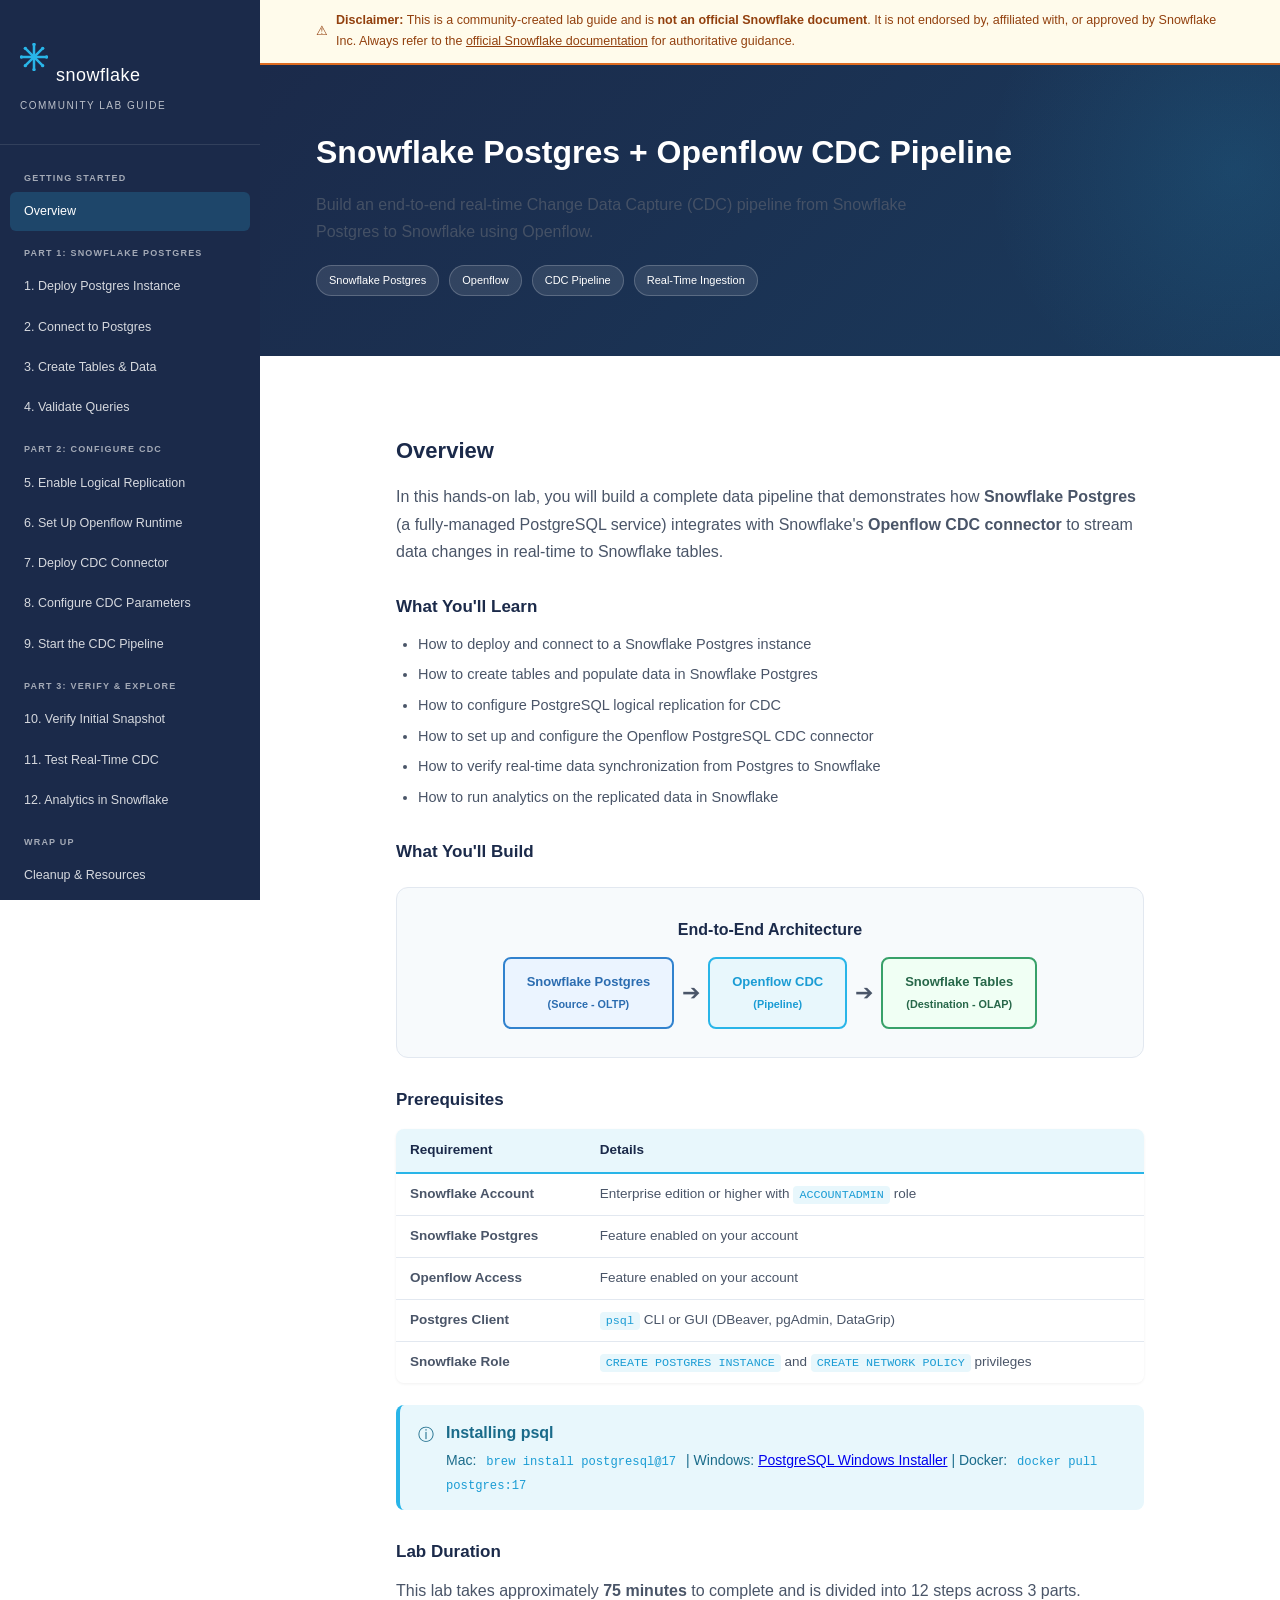
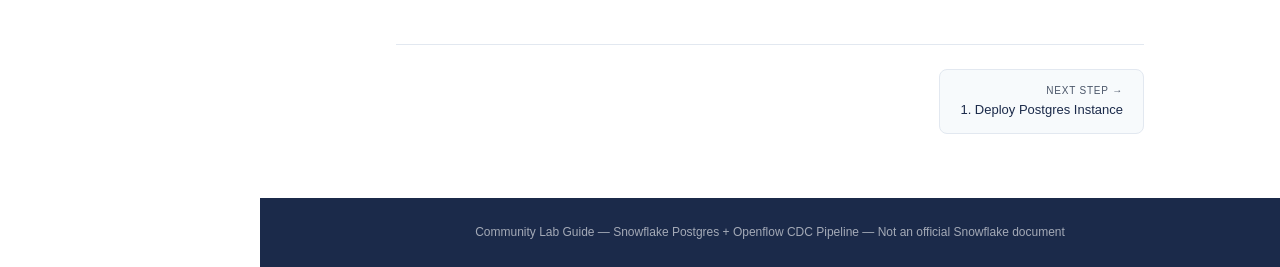
<file: index.html>
<!DOCTYPE html>
<html lang="en">
<head>
    <meta charset="UTF-8">
    <meta name="viewport" content="width=device-width, initial-scale=1.0">
    <title>Hands-On Lab: Snowflake Postgres + Openflow CDC Pipeline</title>
    <link rel="stylesheet" href="style.css">
</head>
<body>
    <aside class="sidebar">
        <div class="sidebar-logo"><div class="sf-brand"><svg class="sf-icon" viewBox="0 0 100 100" fill="none" xmlns="http://www.w3.org/2000/svg"><line x1="50" y1="5" x2="50" y2="95" stroke="#29B5E8" stroke-width="9" stroke-linecap="round"/><line x1="5" y1="50" x2="95" y2="50" stroke="#29B5E8" stroke-width="9" stroke-linecap="round"/><line x1="19" y1="19" x2="81" y2="81" stroke="#29B5E8" stroke-width="9" stroke-linecap="round"/><line x1="81" y1="19" x2="19" y2="81" stroke="#29B5E8" stroke-width="9" stroke-linecap="round"/><circle cx="50" cy="5" r="6" fill="#29B5E8"/><circle cx="50" cy="95" r="6" fill="#29B5E8"/><circle cx="5" cy="50" r="6" fill="#29B5E8"/><circle cx="95" cy="50" r="6" fill="#29B5E8"/><circle cx="19" cy="19" r="6" fill="#29B5E8"/><circle cx="81" cy="81" r="6" fill="#29B5E8"/><circle cx="81" cy="19" r="6" fill="#29B5E8"/><circle cx="19" cy="81" r="6" fill="#29B5E8"/></svg><h2>snowflake</h2></div><h3>Community Lab Guide</h3></div>
        <nav>
            <div class="nav-section">Getting Started</div>
            <a href="index.html" class="active">Overview</a>

            <div class="nav-section">Part 1: Snowflake Postgres</div>
            <a href="pages/step1.html">1. Deploy Postgres Instance</a>
            <a href="pages/step2.html">2. Connect to Postgres</a>
            <a href="pages/step3.html">3. Create Tables & Data</a>
            <a href="pages/step4.html">4. Validate Queries</a>

            <div class="nav-section">Part 2: Configure CDC</div>
            <a href="pages/step5.html">5. Enable Logical Replication</a>
            <a href="pages/step6.html">6. Set Up Openflow Runtime</a>
            <a href="pages/step7.html">7. Deploy CDC Connector</a>
            <a href="pages/step8.html">8. Configure CDC Parameters</a>
            <a href="pages/step9.html">9. Start the CDC Pipeline</a>

            <div class="nav-section">Part 3: Verify & Explore</div>
            <a href="pages/step10.html">10. Verify Initial Snapshot</a>
            <a href="pages/step11.html">11. Test Real-Time CDC</a>
            <a href="pages/step12.html">12. Analytics in Snowflake</a>

            <div class="nav-section">Wrap Up</div>
            <a href="pages/cleanup.html">Cleanup &amp; Resources</a>
            <div class="nav-section">Reference</div>
            <a href="pages/appendix.html">Appendix: Glossary</a>
        </nav>
    </aside>

    <div class="main-content">
        <div style="background:#FFFBEB;border-bottom:2px solid #DD6B20;padding:10px 56px;font-size:12.5px;color:#92400E;display:flex;align-items:center;gap:8px;">
            <span>&#9888;</span>
            <span><strong>Disclaimer:</strong> This is a community-created lab guide and is <strong>not an official Snowflake document</strong>. It is not endorsed by, affiliated with, or approved by Snowflake Inc. Always refer to the <a href="https://docs.snowflake.com" target="_blank" style="color:#92400E;">official Snowflake documentation</a> for authoritative guidance.</span>
        </div>
        <section class="hero">
            <h1>Snowflake Postgres + Openflow CDC Pipeline</h1>
            <p>Build an end-to-end real-time Change Data Capture (CDC) pipeline from Snowflake Postgres to Snowflake using Openflow.</p>
            <div class="badge-row">
                <span class="badge">Snowflake Postgres</span>
                <span class="badge">Openflow</span>
                <span class="badge">CDC Pipeline</span>
                <span class="badge">Real-Time Ingestion</span>
            </div>
        </section>

        <div class="content">
            <h2>Overview</h2>
            <p>In this hands-on lab, you will build a complete data pipeline that demonstrates how <strong>Snowflake Postgres</strong> (a fully-managed PostgreSQL service) integrates with Snowflake's <strong>Openflow CDC connector</strong> to stream data changes in real-time to Snowflake tables.</p>

            <h3>What You'll Learn</h3>
            <ul>
                <li>How to deploy and connect to a Snowflake Postgres instance</li>
                <li>How to create tables and populate data in Snowflake Postgres</li>
                <li>How to configure PostgreSQL logical replication for CDC</li>
                <li>How to set up and configure the Openflow PostgreSQL CDC connector</li>
                <li>How to verify real-time data synchronization from Postgres to Snowflake</li>
                <li>How to run analytics on the replicated data in Snowflake</li>
            </ul>

            <h3>What You'll Build</h3>
            <div class="architecture-diagram">
                <p style="font-weight: 600; margin-bottom: 14px; color: var(--sf-navy);">End-to-End Architecture</p>
                <div class="arch-flow">
                    <div class="arch-box source">Snowflake Postgres<br><small>(Source - OLTP)</small></div>
                    <span class="arch-arrow">&#10132;</span>
                    <div class="arch-box pipeline">Openflow CDC<br><small>(Pipeline)</small></div>
                    <span class="arch-arrow">&#10132;</span>
                    <div class="arch-box destination">Snowflake Tables<br><small>(Destination - OLAP)</small></div>
                </div>
            </div>

            <h3>Prerequisites</h3>
            <table>
                <thead>
                    <tr><th>Requirement</th><th>Details</th></tr>
                </thead>
                <tbody>
                    <tr><td><strong>Snowflake Account</strong></td><td>Enterprise edition or higher with <code>ACCOUNTADMIN</code> role</td></tr>
                    <tr><td><strong>Snowflake Postgres</strong></td><td>Feature enabled on your account</td></tr>
                    <tr><td><strong>Openflow Access</strong></td><td>Feature enabled on your account</td></tr>
                    <tr><td><strong>Postgres Client</strong></td><td><code>psql</code> CLI or GUI (DBeaver, pgAdmin, DataGrip)</td></tr>
                    <tr><td><strong>Snowflake Role</strong></td><td><code>CREATE POSTGRES INSTANCE</code> and <code>CREATE NETWORK POLICY</code> privileges</td></tr>
                </tbody>
            </table>

            <div class="callout info">
                <span class="callout-icon">&#9432;</span>
                <div class="callout-content">
                    <strong>Installing psql</strong>
                    <p>Mac: <code>brew install postgresql@17</code> | Windows: <a href="https://www.postgresql.org/download/windows/" target="_blank">PostgreSQL Windows Installer</a> | Docker: <code>docker pull postgres:17</code></p>
                </div>
            </div>

            <h3>Lab Duration</h3>
            <p>This lab takes approximately <strong>75 minutes</strong> to complete and is divided into 12 steps across 3 parts.</p>

            <div class="page-nav">
                <span></span>
                <a href="pages/step1.html" class="next">
                    <span><span class="nav-label">Next Step &rarr;</span><span class="nav-title">1. Deploy Postgres Instance</span></span>
                </a>
            </div>
        </div>

        <footer class="footer">
            Community Lab Guide &mdash; Snowflake Postgres + Openflow CDC Pipeline &mdash; Not an official Snowflake document
        </footer>
    </div>

    <script src="script.js"></script>
</body>
</html>
</file>
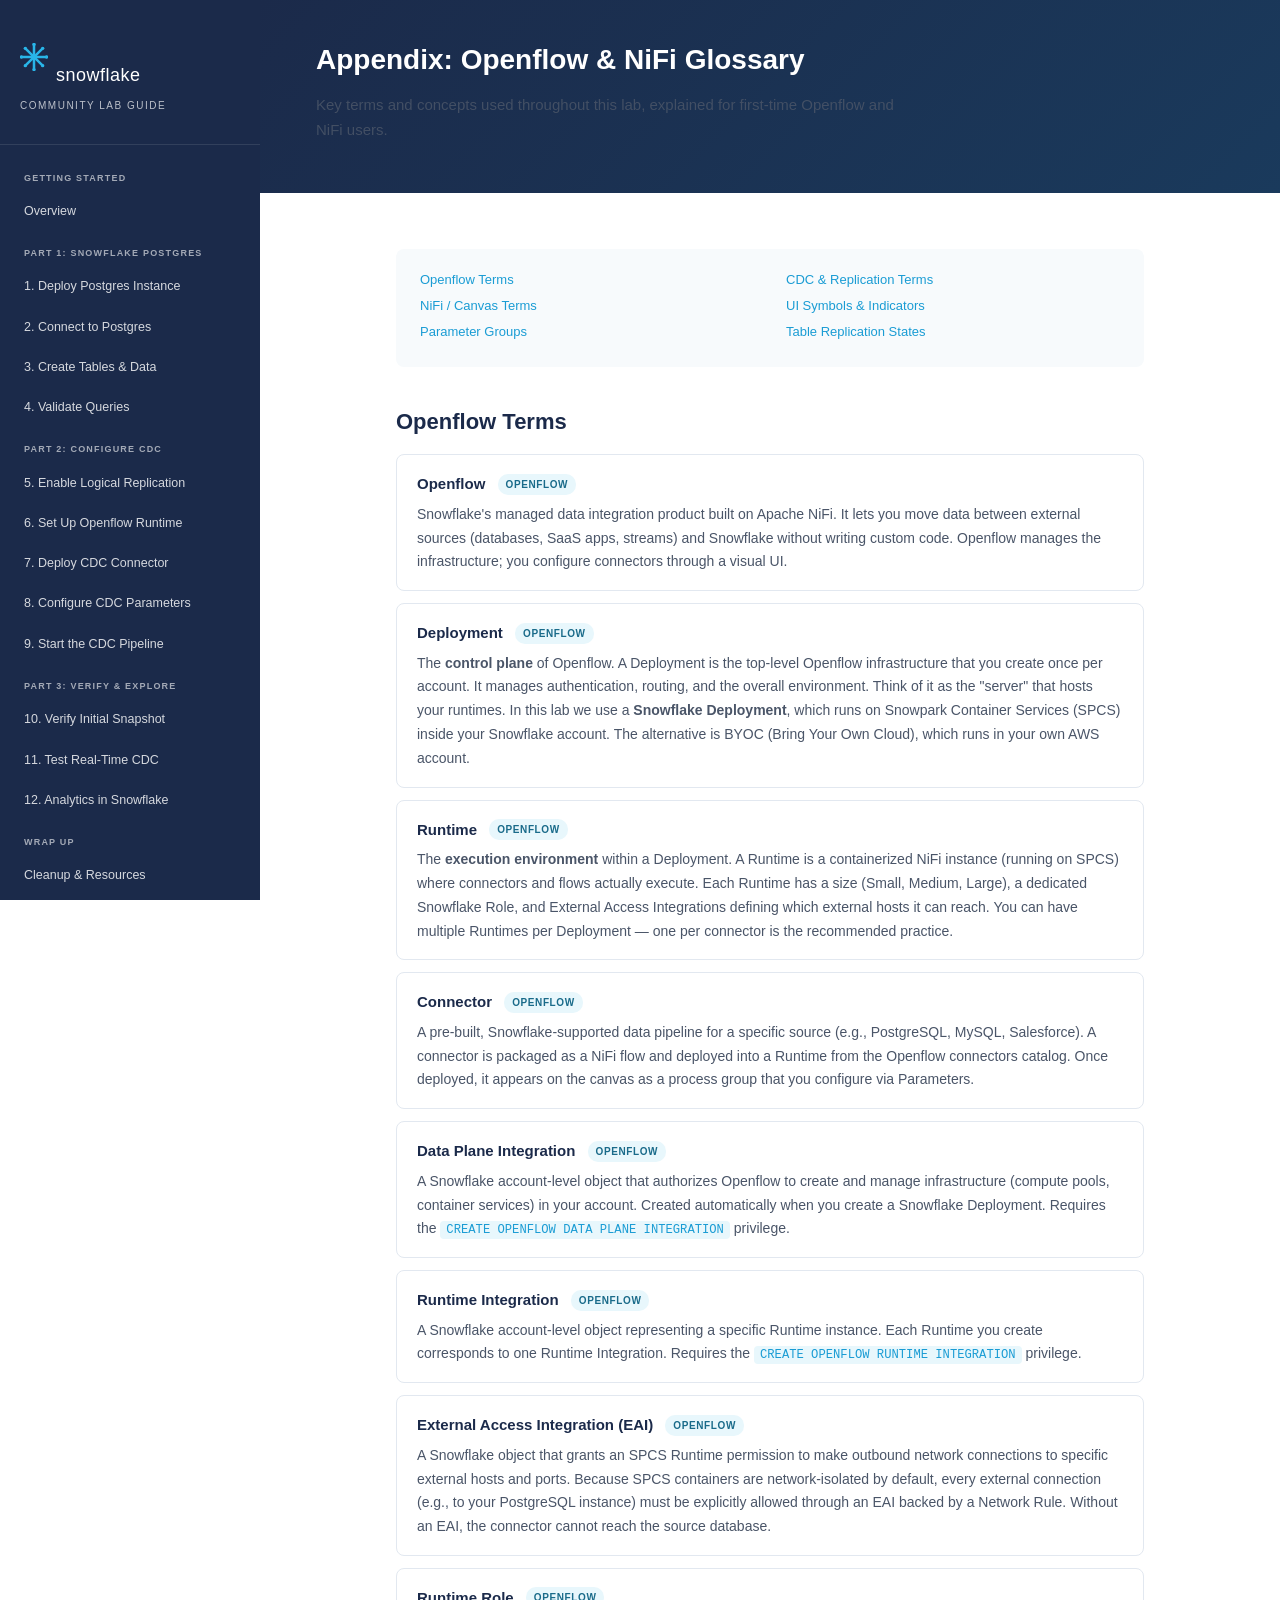
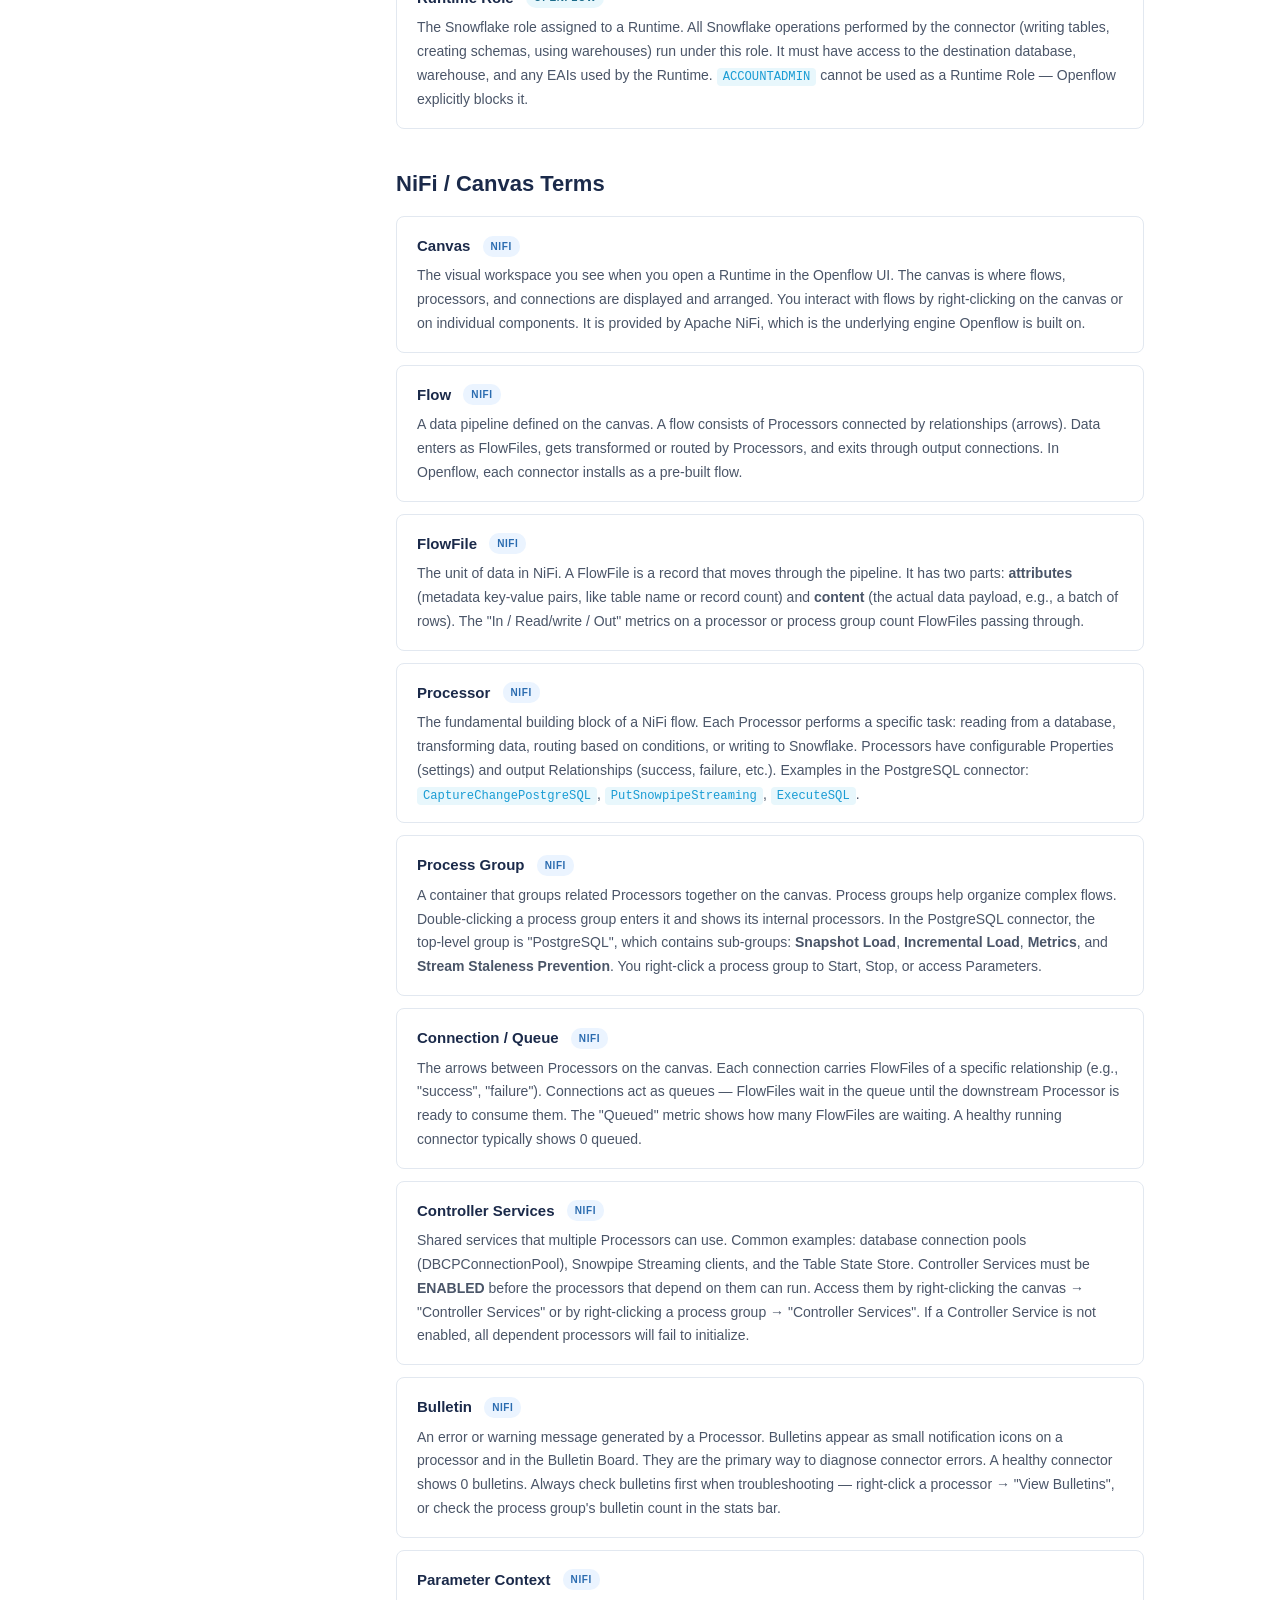
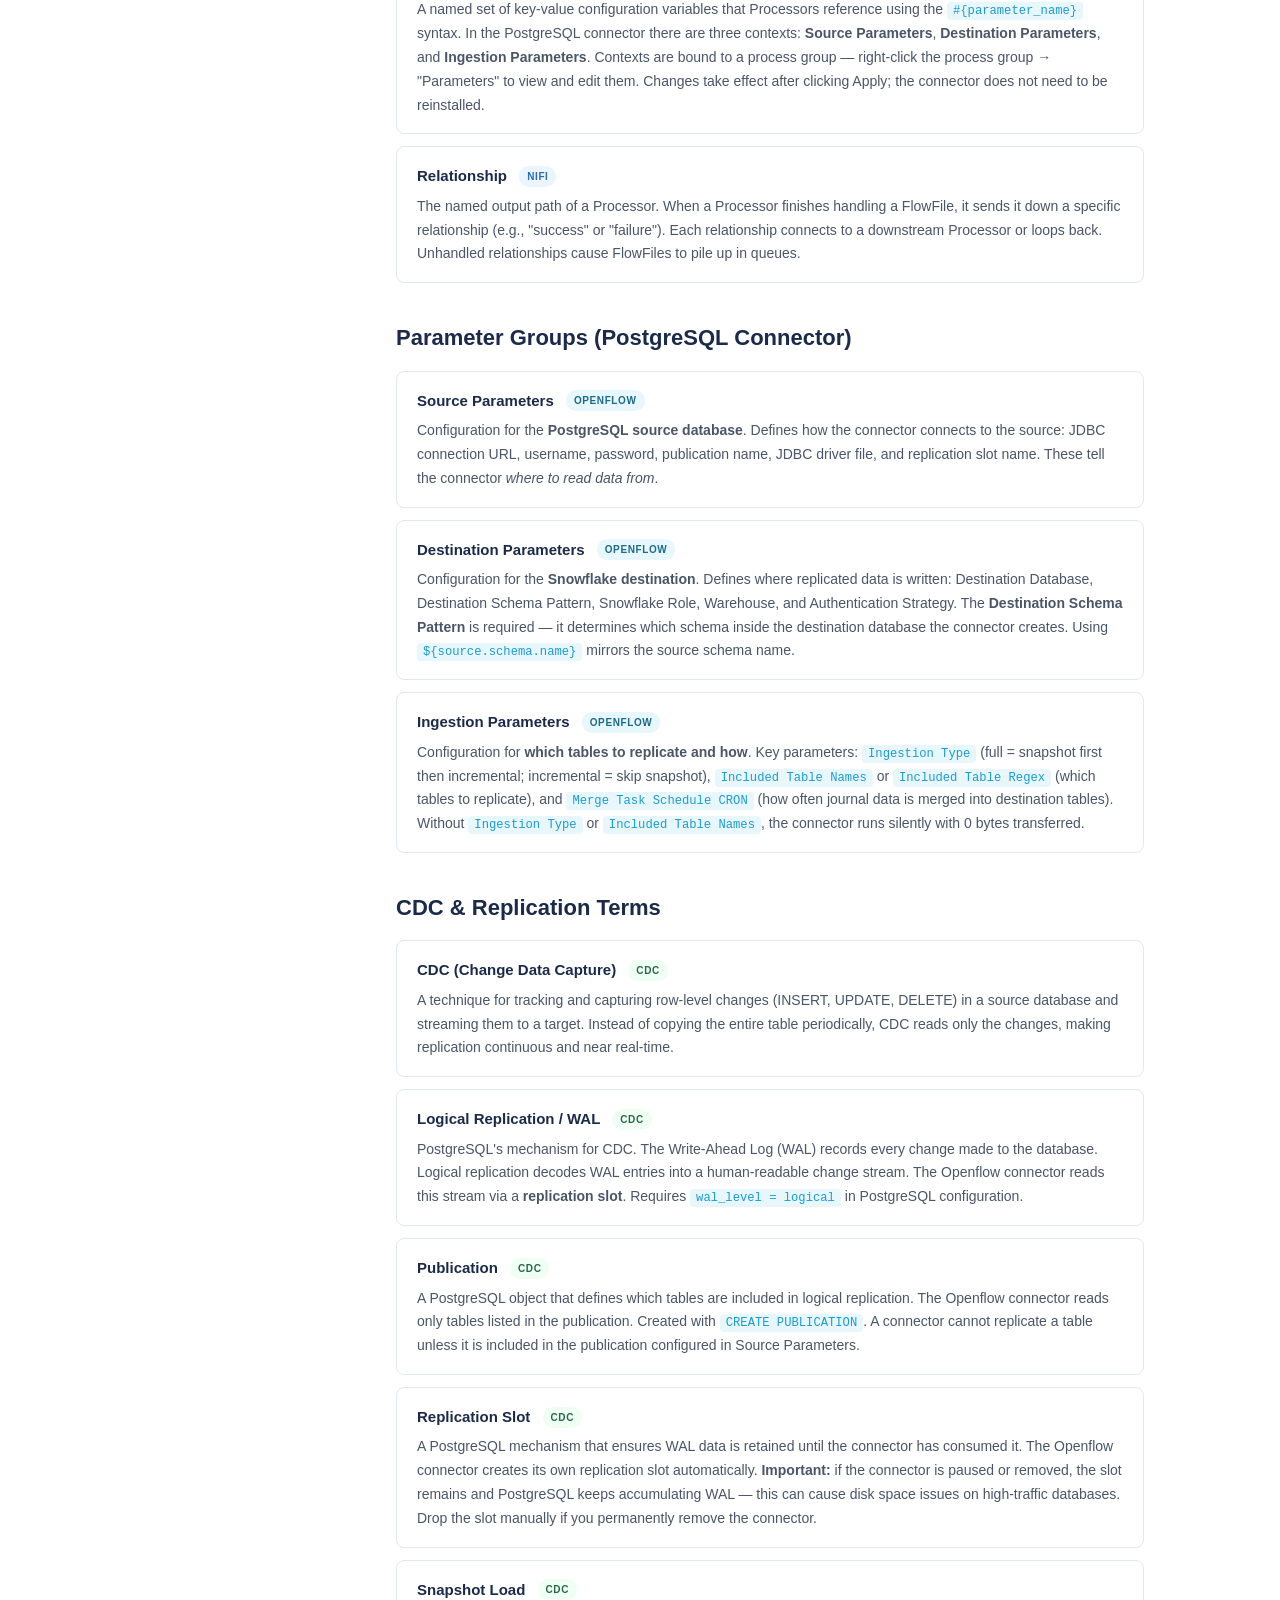
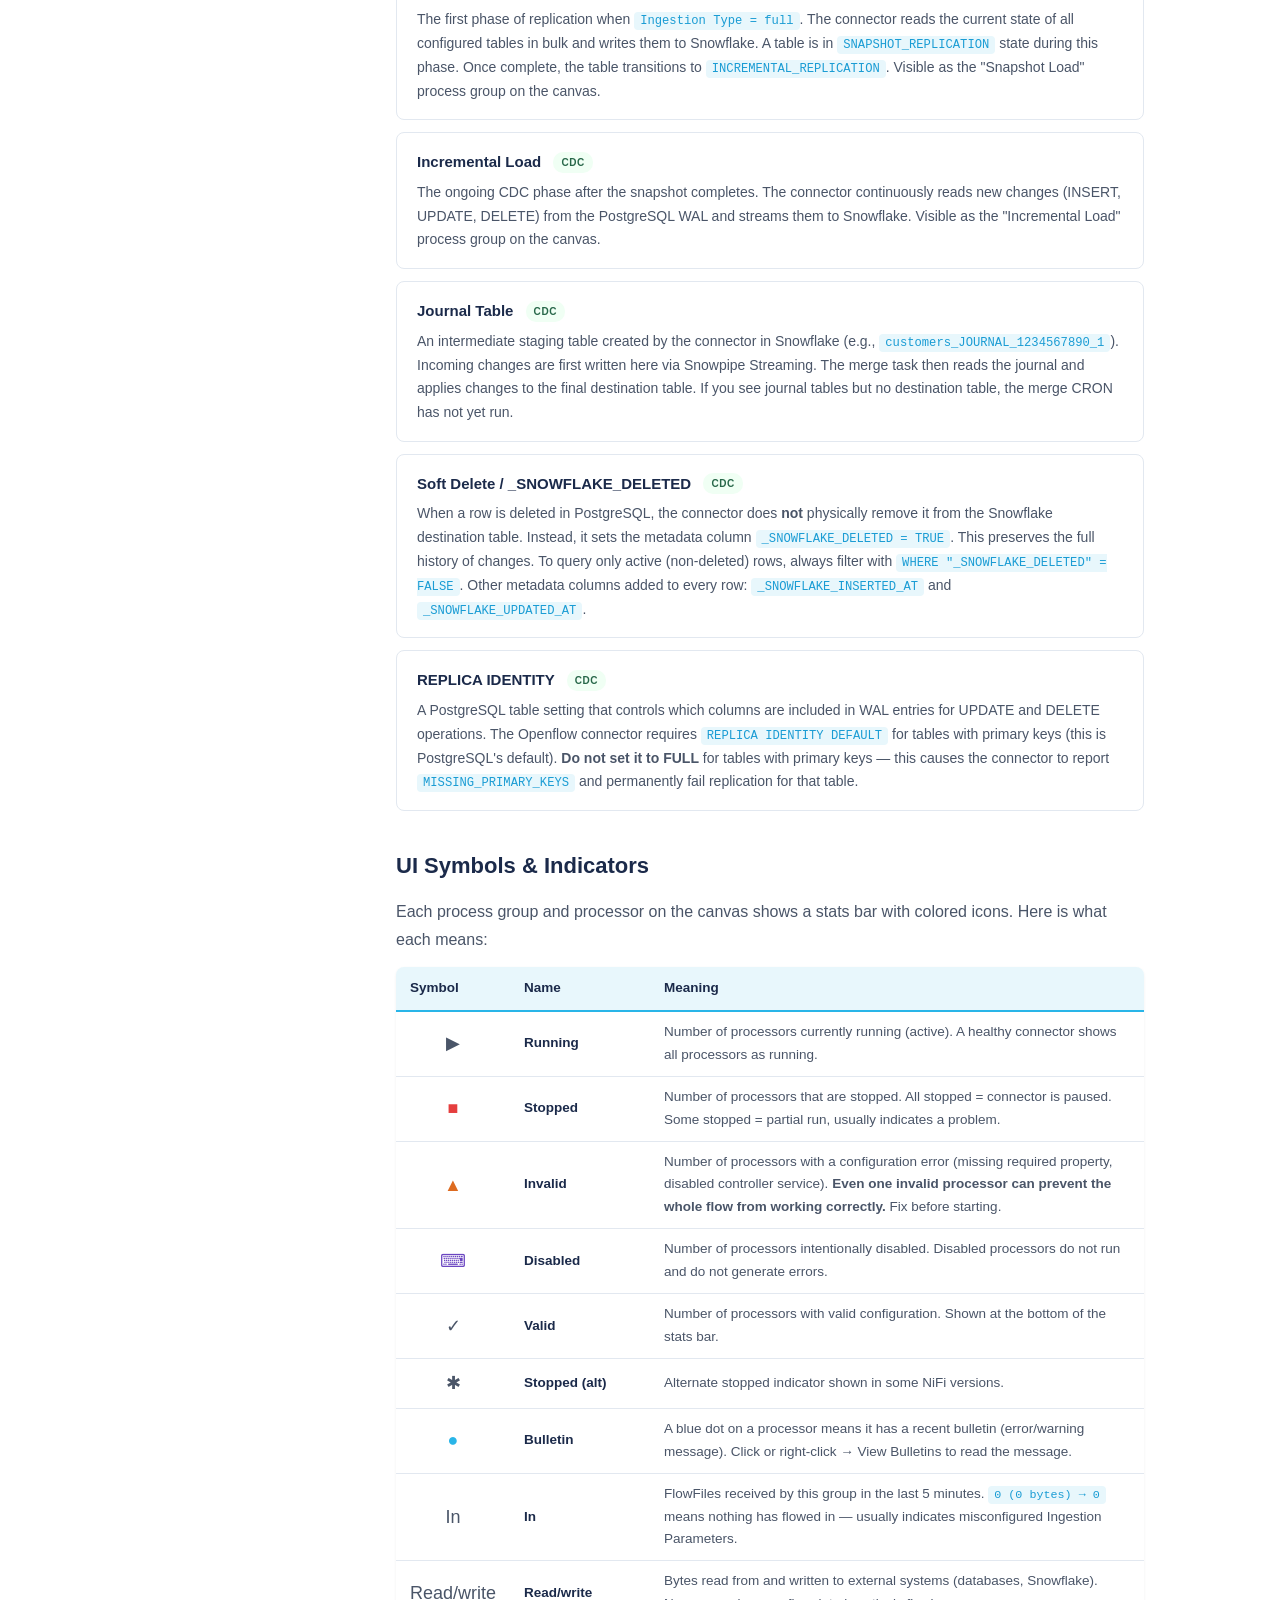
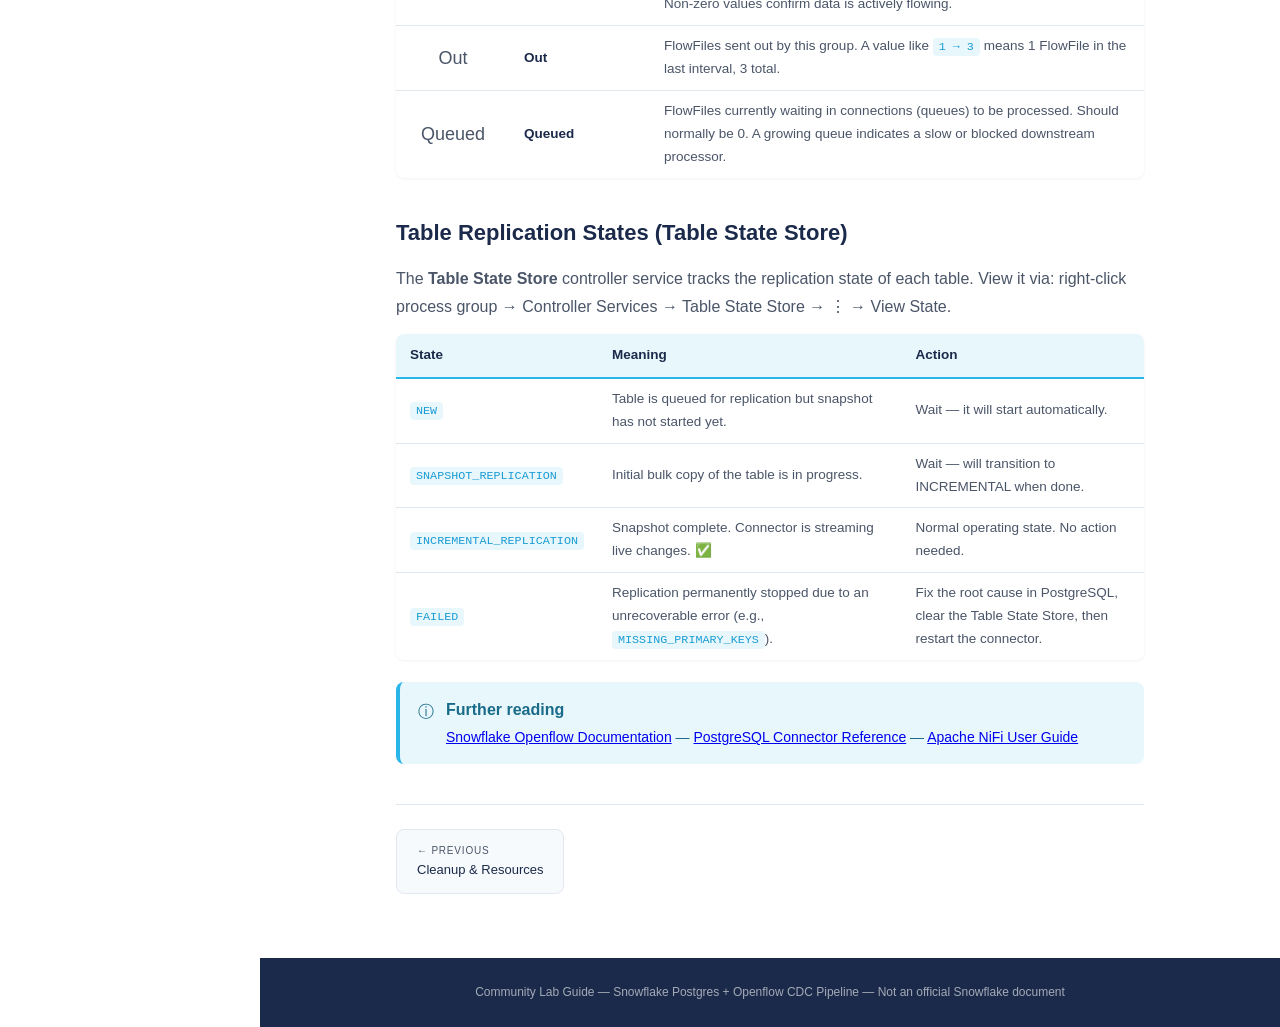
<file: pages/appendix.html>
<!DOCTYPE html>
<html lang="en">
<head>
    <meta charset="UTF-8">
    <meta name="viewport" content="width=device-width, initial-scale=1.0">
    <title>Appendix: Openflow & NiFi Glossary</title>
    <link rel="stylesheet" href="../style.css">
    <style>
        .glossary-section { margin: 36px 0 0; }
        .term-card {
            border: 1px solid var(--sf-gray-light);
            border-radius: 8px;
            padding: 16px 20px;
            margin-bottom: 12px;
            background: var(--sf-white);
        }
        .term-card:hover { border-color: var(--sf-blue); }
        .term-name {
            font-size: 15px;
            font-weight: 700;
            color: var(--sf-navy);
            margin-bottom: 6px;
        }
        .term-tag {
            display: inline-block;
            font-size: 10px;
            font-weight: 600;
            text-transform: uppercase;
            letter-spacing: 0.6px;
            padding: 2px 8px;
            border-radius: 10px;
            margin-left: 8px;
            vertical-align: middle;
            position: relative;
            top: -1px;
        }
        .tag-openflow { background: #E8F7FC; color: #1A6B8A; }
        .tag-nifi     { background: #EBF4FF; color: #2B6CB0; }
        .tag-cdc      { background: #F0FFF4; color: #276749; }
        .term-desc { color: var(--sf-gray); font-size: 14px; line-height: 1.7; margin: 0; }
        .symbol-table td:first-child { font-size: 18px; text-align: center; width: 48px; }
        .symbol-table td:nth-child(2) { font-weight: 600; color: var(--sf-navy); width: 140px; }
        .toc { columns: 2; column-gap: 32px; margin: 16px 0 32px; padding: 20px 24px; background: var(--sf-gray-lighter); border-radius: 8px; }
        .toc a { color: var(--sf-blue-dark); text-decoration: none; font-size: 13px; display: block; margin-bottom: 4px; }
        .toc a:hover { text-decoration: underline; }
        @media (max-width: 600px) { .toc { columns: 1; } }
    </style>
</head>
<body>
    <aside class="sidebar">
        <div class="sidebar-logo"><div class="sf-brand"><svg class="sf-icon" viewBox="0 0 100 100" fill="none" xmlns="http://www.w3.org/2000/svg"><line x1="50" y1="5" x2="50" y2="95" stroke="#29B5E8" stroke-width="9" stroke-linecap="round"/><line x1="5" y1="50" x2="95" y2="50" stroke="#29B5E8" stroke-width="9" stroke-linecap="round"/><line x1="19" y1="19" x2="81" y2="81" stroke="#29B5E8" stroke-width="9" stroke-linecap="round"/><line x1="81" y1="19" x2="19" y2="81" stroke="#29B5E8" stroke-width="9" stroke-linecap="round"/><circle cx="50" cy="5" r="6" fill="#29B5E8"/><circle cx="50" cy="95" r="6" fill="#29B5E8"/><circle cx="5" cy="50" r="6" fill="#29B5E8"/><circle cx="95" cy="50" r="6" fill="#29B5E8"/><circle cx="19" cy="19" r="6" fill="#29B5E8"/><circle cx="81" cy="81" r="6" fill="#29B5E8"/><circle cx="81" cy="19" r="6" fill="#29B5E8"/><circle cx="19" cy="81" r="6" fill="#29B5E8"/></svg><h2>snowflake</h2></div><h3>Community Lab Guide</h3></div>
        <nav>
            <div class="nav-section">Getting Started</div>
            <a href="../index.html">Overview</a>
            <div class="nav-section">Part 1: Snowflake Postgres</div>
            <a href="step1.html">1. Deploy Postgres Instance</a>
            <a href="step2.html">2. Connect to Postgres</a>
            <a href="step3.html">3. Create Tables &amp; Data</a>
            <a href="step4.html">4. Validate Queries</a>
            <div class="nav-section">Part 2: Configure CDC</div>
            <a href="step5.html">5. Enable Logical Replication</a>
            <a href="step6.html">6. Set Up Openflow Runtime</a>
            <a href="step7.html">7. Deploy CDC Connector</a>
            <a href="step8.html">8. Configure CDC Parameters</a>
            <a href="step9.html">9. Start the CDC Pipeline</a>
            <div class="nav-section">Part 3: Verify &amp; Explore</div>
            <a href="step10.html">10. Verify Initial Snapshot</a>
            <a href="step11.html">11. Test Real-Time CDC</a>
            <a href="step12.html">12. Analytics in Snowflake</a>
            <div class="nav-section">Wrap Up</div>
            <a href="cleanup.html">Cleanup &amp; Resources</a>
            <div class="nav-section">Reference</div>
            <a href="appendix.html" class="active">Appendix: Glossary</a>
        </nav>
    </aside>

    <div class="main-content">
        <div class="page-header">
            <h1>Appendix: Openflow &amp; NiFi Glossary</h1>
            <p>Key terms and concepts used throughout this lab, explained for first-time Openflow and NiFi users.</p>
        </div>

        <div class="content">

            <div class="toc">
                <a href="#openflow-terms">Openflow Terms</a>
                <a href="#nifi-terms">NiFi / Canvas Terms</a>
                <a href="#parameters">Parameter Groups</a>
                <a href="#cdc-terms">CDC &amp; Replication Terms</a>
                <a href="#ui-symbols">UI Symbols &amp; Indicators</a>
                <a href="#table-states">Table Replication States</a>
            </div>

            <!-- ── OPENFLOW TERMS ─────────────────────────────── -->
            <h2 id="openflow-terms">Openflow Terms</h2>

            <div class="term-card">
                <div class="term-name">Openflow <span class="term-tag tag-openflow">Openflow</span></div>
                <p class="term-desc">Snowflake's managed data integration product built on Apache NiFi. It lets you move data between external sources (databases, SaaS apps, streams) and Snowflake without writing custom code. Openflow manages the infrastructure; you configure connectors through a visual UI.</p>
            </div>

            <div class="term-card">
                <div class="term-name">Deployment <span class="term-tag tag-openflow">Openflow</span></div>
                <p class="term-desc">The <strong>control plane</strong> of Openflow. A Deployment is the top-level Openflow infrastructure that you create once per account. It manages authentication, routing, and the overall environment. Think of it as the "server" that hosts your runtimes. In this lab we use a <strong>Snowflake Deployment</strong>, which runs on Snowpark Container Services (SPCS) inside your Snowflake account. The alternative is BYOC (Bring Your Own Cloud), which runs in your own AWS account.</p>
            </div>

            <div class="term-card">
                <div class="term-name">Runtime <span class="term-tag tag-openflow">Openflow</span></div>
                <p class="term-desc">The <strong>execution environment</strong> within a Deployment. A Runtime is a containerized NiFi instance (running on SPCS) where connectors and flows actually execute. Each Runtime has a size (Small, Medium, Large), a dedicated Snowflake Role, and External Access Integrations defining which external hosts it can reach. You can have multiple Runtimes per Deployment — one per connector is the recommended practice.</p>
            </div>

            <div class="term-card">
                <div class="term-name">Connector <span class="term-tag tag-openflow">Openflow</span></div>
                <p class="term-desc">A pre-built, Snowflake-supported data pipeline for a specific source (e.g., PostgreSQL, MySQL, Salesforce). A connector is packaged as a NiFi flow and deployed into a Runtime from the Openflow connectors catalog. Once deployed, it appears on the canvas as a process group that you configure via Parameters.</p>
            </div>

            <div class="term-card">
                <div class="term-name">Data Plane Integration <span class="term-tag tag-openflow">Openflow</span></div>
                <p class="term-desc">A Snowflake account-level object that authorizes Openflow to create and manage infrastructure (compute pools, container services) in your account. Created automatically when you create a Snowflake Deployment. Requires the <code>CREATE OPENFLOW DATA PLANE INTEGRATION</code> privilege.</p>
            </div>

            <div class="term-card">
                <div class="term-name">Runtime Integration <span class="term-tag tag-openflow">Openflow</span></div>
                <p class="term-desc">A Snowflake account-level object representing a specific Runtime instance. Each Runtime you create corresponds to one Runtime Integration. Requires the <code>CREATE OPENFLOW RUNTIME INTEGRATION</code> privilege.</p>
            </div>

            <div class="term-card">
                <div class="term-name">External Access Integration (EAI) <span class="term-tag tag-openflow">Openflow</span></div>
                <p class="term-desc">A Snowflake object that grants an SPCS Runtime permission to make outbound network connections to specific external hosts and ports. Because SPCS containers are network-isolated by default, every external connection (e.g., to your PostgreSQL instance) must be explicitly allowed through an EAI backed by a Network Rule. Without an EAI, the connector cannot reach the source database.</p>
            </div>

            <div class="term-card">
                <div class="term-name">Runtime Role <span class="term-tag tag-openflow">Openflow</span></div>
                <p class="term-desc">The Snowflake role assigned to a Runtime. All Snowflake operations performed by the connector (writing tables, creating schemas, using warehouses) run under this role. It must have access to the destination database, warehouse, and any EAIs used by the Runtime. <code>ACCOUNTADMIN</code> cannot be used as a Runtime Role — Openflow explicitly blocks it.</p>
            </div>

            <!-- ── NIFI TERMS ─────────────────────────────── -->
            <h2 id="nifi-terms">NiFi / Canvas Terms</h2>

            <div class="term-card">
                <div class="term-name">Canvas <span class="term-tag tag-nifi">NiFi</span></div>
                <p class="term-desc">The visual workspace you see when you open a Runtime in the Openflow UI. The canvas is where flows, processors, and connections are displayed and arranged. You interact with flows by right-clicking on the canvas or on individual components. It is provided by Apache NiFi, which is the underlying engine Openflow is built on.</p>
            </div>

            <div class="term-card">
                <div class="term-name">Flow <span class="term-tag tag-nifi">NiFi</span></div>
                <p class="term-desc">A data pipeline defined on the canvas. A flow consists of Processors connected by relationships (arrows). Data enters as FlowFiles, gets transformed or routed by Processors, and exits through output connections. In Openflow, each connector installs as a pre-built flow.</p>
            </div>

            <div class="term-card">
                <div class="term-name">FlowFile <span class="term-tag tag-nifi">NiFi</span></div>
                <p class="term-desc">The unit of data in NiFi. A FlowFile is a record that moves through the pipeline. It has two parts: <strong>attributes</strong> (metadata key-value pairs, like table name or record count) and <strong>content</strong> (the actual data payload, e.g., a batch of rows). The "In / Read/write / Out" metrics on a processor or process group count FlowFiles passing through.</p>
            </div>

            <div class="term-card">
                <div class="term-name">Processor <span class="term-tag tag-nifi">NiFi</span></div>
                <p class="term-desc">The fundamental building block of a NiFi flow. Each Processor performs a specific task: reading from a database, transforming data, routing based on conditions, or writing to Snowflake. Processors have configurable Properties (settings) and output Relationships (success, failure, etc.). Examples in the PostgreSQL connector: <code>CaptureChangePostgreSQL</code>, <code>PutSnowpipeStreaming</code>, <code>ExecuteSQL</code>.</p>
            </div>

            <div class="term-card">
                <div class="term-name">Process Group <span class="term-tag tag-nifi">NiFi</span></div>
                <p class="term-desc">A container that groups related Processors together on the canvas. Process groups help organize complex flows. Double-clicking a process group enters it and shows its internal processors. In the PostgreSQL connector, the top-level group is "PostgreSQL", which contains sub-groups: <strong>Snapshot Load</strong>, <strong>Incremental Load</strong>, <strong>Metrics</strong>, and <strong>Stream Staleness Prevention</strong>. You right-click a process group to Start, Stop, or access Parameters.</p>
            </div>

            <div class="term-card">
                <div class="term-name">Connection / Queue <span class="term-tag tag-nifi">NiFi</span></div>
                <p class="term-desc">The arrows between Processors on the canvas. Each connection carries FlowFiles of a specific relationship (e.g., "success", "failure"). Connections act as queues — FlowFiles wait in the queue until the downstream Processor is ready to consume them. The "Queued" metric shows how many FlowFiles are waiting. A healthy running connector typically shows 0 queued.</p>
            </div>

            <div class="term-card">
                <div class="term-name">Controller Services <span class="term-tag tag-nifi">NiFi</span></div>
                <p class="term-desc">Shared services that multiple Processors can use. Common examples: database connection pools (DBCPConnectionPool), Snowpipe Streaming clients, and the Table State Store. Controller Services must be <strong>ENABLED</strong> before the processors that depend on them can run. Access them by right-clicking the canvas → "Controller Services" or by right-clicking a process group → "Controller Services". If a Controller Service is not enabled, all dependent processors will fail to initialize.</p>
            </div>

            <div class="term-card">
                <div class="term-name">Bulletin <span class="term-tag tag-nifi">NiFi</span></div>
                <p class="term-desc">An error or warning message generated by a Processor. Bulletins appear as small notification icons on a processor and in the Bulletin Board. They are the primary way to diagnose connector errors. A healthy connector shows 0 bulletins. Always check bulletins first when troubleshooting — right-click a processor → "View Bulletins", or check the process group's bulletin count in the stats bar.</p>
            </div>

            <div class="term-card">
                <div class="term-name">Parameter Context <span class="term-tag tag-nifi">NiFi</span></div>
                <p class="term-desc">A named set of key-value configuration variables that Processors reference using the <code>#{parameter_name}</code> syntax. In the PostgreSQL connector there are three contexts: <strong>Source Parameters</strong>, <strong>Destination Parameters</strong>, and <strong>Ingestion Parameters</strong>. Contexts are bound to a process group — right-click the process group → "Parameters" to view and edit them. Changes take effect after clicking Apply; the connector does not need to be reinstalled.</p>
            </div>

            <div class="term-card">
                <div class="term-name">Relationship <span class="term-tag tag-nifi">NiFi</span></div>
                <p class="term-desc">The named output path of a Processor. When a Processor finishes handling a FlowFile, it sends it down a specific relationship (e.g., "success" or "failure"). Each relationship connects to a downstream Processor or loops back. Unhandled relationships cause FlowFiles to pile up in queues.</p>
            </div>

            <!-- ── PARAMETER GROUPS ─────────────────────────────── -->
            <h2 id="parameters">Parameter Groups (PostgreSQL Connector)</h2>

            <div class="term-card">
                <div class="term-name">Source Parameters <span class="term-tag tag-openflow">Openflow</span></div>
                <p class="term-desc">Configuration for the <strong>PostgreSQL source database</strong>. Defines how the connector connects to the source: JDBC connection URL, username, password, publication name, JDBC driver file, and replication slot name. These tell the connector <em>where to read data from</em>.</p>
            </div>

            <div class="term-card">
                <div class="term-name">Destination Parameters <span class="term-tag tag-openflow">Openflow</span></div>
                <p class="term-desc">Configuration for the <strong>Snowflake destination</strong>. Defines where replicated data is written: Destination Database, Destination Schema Pattern, Snowflake Role, Warehouse, and Authentication Strategy. The <strong>Destination Schema Pattern</strong> is required — it determines which schema inside the destination database the connector creates. Using <code>${source.schema.name}</code> mirrors the source schema name.</p>
            </div>

            <div class="term-card">
                <div class="term-name">Ingestion Parameters <span class="term-tag tag-openflow">Openflow</span></div>
                <p class="term-desc">Configuration for <strong>which tables to replicate and how</strong>. Key parameters: <code>Ingestion Type</code> (full = snapshot first then incremental; incremental = skip snapshot), <code>Included Table Names</code> or <code>Included Table Regex</code> (which tables to replicate), and <code>Merge Task Schedule CRON</code> (how often journal data is merged into destination tables). Without <code>Ingestion Type</code> or <code>Included Table Names</code>, the connector runs silently with 0 bytes transferred.</p>
            </div>

            <!-- ── CDC TERMS ─────────────────────────────── -->
            <h2 id="cdc-terms">CDC &amp; Replication Terms</h2>

            <div class="term-card">
                <div class="term-name">CDC (Change Data Capture) <span class="term-tag tag-cdc">CDC</span></div>
                <p class="term-desc">A technique for tracking and capturing row-level changes (INSERT, UPDATE, DELETE) in a source database and streaming them to a target. Instead of copying the entire table periodically, CDC reads only the changes, making replication continuous and near real-time.</p>
            </div>

            <div class="term-card">
                <div class="term-name">Logical Replication / WAL <span class="term-tag tag-cdc">CDC</span></div>
                <p class="term-desc">PostgreSQL's mechanism for CDC. The Write-Ahead Log (WAL) records every change made to the database. Logical replication decodes WAL entries into a human-readable change stream. The Openflow connector reads this stream via a <strong>replication slot</strong>. Requires <code>wal_level = logical</code> in PostgreSQL configuration.</p>
            </div>

            <div class="term-card">
                <div class="term-name">Publication <span class="term-tag tag-cdc">CDC</span></div>
                <p class="term-desc">A PostgreSQL object that defines which tables are included in logical replication. The Openflow connector reads only tables listed in the publication. Created with <code>CREATE PUBLICATION</code>. A connector cannot replicate a table unless it is included in the publication configured in Source Parameters.</p>
            </div>

            <div class="term-card">
                <div class="term-name">Replication Slot <span class="term-tag tag-cdc">CDC</span></div>
                <p class="term-desc">A PostgreSQL mechanism that ensures WAL data is retained until the connector has consumed it. The Openflow connector creates its own replication slot automatically. <strong>Important:</strong> if the connector is paused or removed, the slot remains and PostgreSQL keeps accumulating WAL — this can cause disk space issues on high-traffic databases. Drop the slot manually if you permanently remove the connector.</p>
            </div>

            <div class="term-card">
                <div class="term-name">Snapshot Load <span class="term-tag tag-cdc">CDC</span></div>
                <p class="term-desc">The first phase of replication when <code>Ingestion Type = full</code>. The connector reads the current state of all configured tables in bulk and writes them to Snowflake. A table is in <code>SNAPSHOT_REPLICATION</code> state during this phase. Once complete, the table transitions to <code>INCREMENTAL_REPLICATION</code>. Visible as the "Snapshot Load" process group on the canvas.</p>
            </div>

            <div class="term-card">
                <div class="term-name">Incremental Load <span class="term-tag tag-cdc">CDC</span></div>
                <p class="term-desc">The ongoing CDC phase after the snapshot completes. The connector continuously reads new changes (INSERT, UPDATE, DELETE) from the PostgreSQL WAL and streams them to Snowflake. Visible as the "Incremental Load" process group on the canvas.</p>
            </div>

            <div class="term-card">
                <div class="term-name">Journal Table <span class="term-tag tag-cdc">CDC</span></div>
                <p class="term-desc">An intermediate staging table created by the connector in Snowflake (e.g., <code>customers_JOURNAL_1234567890_1</code>). Incoming changes are first written here via Snowpipe Streaming. The merge task then reads the journal and applies changes to the final destination table. If you see journal tables but no destination table, the merge CRON has not yet run.</p>
            </div>

            <div class="term-card">
                <div class="term-name">Soft Delete / _SNOWFLAKE_DELETED <span class="term-tag tag-cdc">CDC</span></div>
                <p class="term-desc">When a row is deleted in PostgreSQL, the connector does <strong>not</strong> physically remove it from the Snowflake destination table. Instead, it sets the metadata column <code>_SNOWFLAKE_DELETED = TRUE</code>. This preserves the full history of changes. To query only active (non-deleted) rows, always filter with <code>WHERE "_SNOWFLAKE_DELETED" = FALSE</code>. Other metadata columns added to every row: <code>_SNOWFLAKE_INSERTED_AT</code> and <code>_SNOWFLAKE_UPDATED_AT</code>.</p>
            </div>

            <div class="term-card">
                <div class="term-name">REPLICA IDENTITY <span class="term-tag tag-cdc">CDC</span></div>
                <p class="term-desc">A PostgreSQL table setting that controls which columns are included in WAL entries for UPDATE and DELETE operations. The Openflow connector requires <code>REPLICA IDENTITY DEFAULT</code> for tables with primary keys (this is PostgreSQL's default). <strong>Do not set it to FULL</strong> for tables with primary keys — this causes the connector to report <code>MISSING_PRIMARY_KEYS</code> and permanently fail replication for that table.</p>
            </div>

            <!-- ── UI SYMBOLS ─────────────────────────────── -->
            <h2 id="ui-symbols">UI Symbols &amp; Indicators</h2>
            <p>Each process group and processor on the canvas shows a stats bar with colored icons. Here is what each means:</p>

            <table class="symbol-table">
                <thead><tr><th>Symbol</th><th>Name</th><th>Meaning</th></tr></thead>
                <tbody>
                    <tr><td>&#9654;</td><td>Running</td><td>Number of processors currently running (active). A healthy connector shows all processors as running.</td></tr>
                    <tr><td style="color:#E53E3E">&#9632;</td><td>Stopped</td><td>Number of processors that are stopped. All stopped = connector is paused. Some stopped = partial run, usually indicates a problem.</td></tr>
                    <tr><td style="color:#DD6B20">&#9650;</td><td>Invalid</td><td>Number of processors with a configuration error (missing required property, disabled controller service). <strong>Even one invalid processor can prevent the whole flow from working correctly.</strong> Fix before starting.</td></tr>
                    <tr><td style="color:#6B46C1">&#9000;</td><td>Disabled</td><td>Number of processors intentionally disabled. Disabled processors do not run and do not generate errors.</td></tr>
                    <tr><td>&#10003;</td><td>Valid</td><td>Number of processors with valid configuration. Shown at the bottom of the stats bar.</td></tr>
                    <tr><td>&#10033;</td><td>Stopped (alt)</td><td>Alternate stopped indicator shown in some NiFi versions.</td></tr>
                    <tr><td style="color:#29B5E8">&#9679;</td><td>Bulletin</td><td>A blue dot on a processor means it has a recent bulletin (error/warning message). Click or right-click → View Bulletins to read the message.</td></tr>
                    <tr><td>In</td><td>In</td><td>FlowFiles received by this group in the last 5 minutes. <code>0 (0 bytes) → 0</code> means nothing has flowed in — usually indicates misconfigured Ingestion Parameters.</td></tr>
                    <tr><td>Read/write</td><td>Read/write</td><td>Bytes read from and written to external systems (databases, Snowflake). Non-zero values confirm data is actively flowing.</td></tr>
                    <tr><td>Out</td><td>Out</td><td>FlowFiles sent out by this group. A value like <code>1 → 3</code> means 1 FlowFile in the last interval, 3 total.</td></tr>
                    <tr><td>Queued</td><td>Queued</td><td>FlowFiles currently waiting in connections (queues) to be processed. Should normally be 0. A growing queue indicates a slow or blocked downstream processor.</td></tr>
                </tbody>
            </table>

            <!-- ── TABLE REPLICATION STATES ─────────────────────────────── -->
            <h2 id="table-states">Table Replication States (Table State Store)</h2>
            <p>The <strong>Table State Store</strong> controller service tracks the replication state of each table. View it via: right-click process group &rarr; Controller Services &rarr; Table State Store &rarr; &#8942; &rarr; View State.</p>

            <table>
                <thead><tr><th>State</th><th>Meaning</th><th>Action</th></tr></thead>
                <tbody>
                    <tr><td><code>NEW</code></td><td>Table is queued for replication but snapshot has not started yet.</td><td>Wait — it will start automatically.</td></tr>
                    <tr><td><code>SNAPSHOT_REPLICATION</code></td><td>Initial bulk copy of the table is in progress.</td><td>Wait — will transition to INCREMENTAL when done.</td></tr>
                    <tr><td><code>INCREMENTAL_REPLICATION</code></td><td>Snapshot complete. Connector is streaming live changes. ✅</td><td>Normal operating state. No action needed.</td></tr>
                    <tr><td><code>FAILED</code></td><td>Replication permanently stopped due to an unrecoverable error (e.g., <code>MISSING_PRIMARY_KEYS</code>).</td><td>Fix the root cause in PostgreSQL, clear the Table State Store, then restart the connector.</td></tr>
                </tbody>
            </table>

            <div class="callout info">
                <span class="callout-icon">&#9432;</span>
                <div class="callout-content">
                    <strong>Further reading</strong>
                    <p>
                        <a href="https://docs.snowflake.com/en/user-guide/data-integration/openflow/about" target="_blank">Snowflake Openflow Documentation</a> &mdash;
                        <a href="https://docs.snowflake.com/en/user-guide/data-integration/openflow/connectors/postgres/about" target="_blank">PostgreSQL Connector Reference</a> &mdash;
                        <a href="https://nifi.apache.org/docs/nifi-docs/html/user-guide.html" target="_blank">Apache NiFi User Guide</a>
                    </p>
                </div>
            </div>

            <div class="page-nav">
                <a href="cleanup.html"><span><span class="nav-label">&larr; Previous</span><span class="nav-title">Cleanup &amp; Resources</span></span></a>
            </div>
        </div>
        <footer class="footer">Community Lab Guide &mdash; Snowflake Postgres + Openflow CDC Pipeline &mdash; Not an official Snowflake document</footer>
    </div>
    <script src="../script.js"></script>
</body>
</html>
</file>
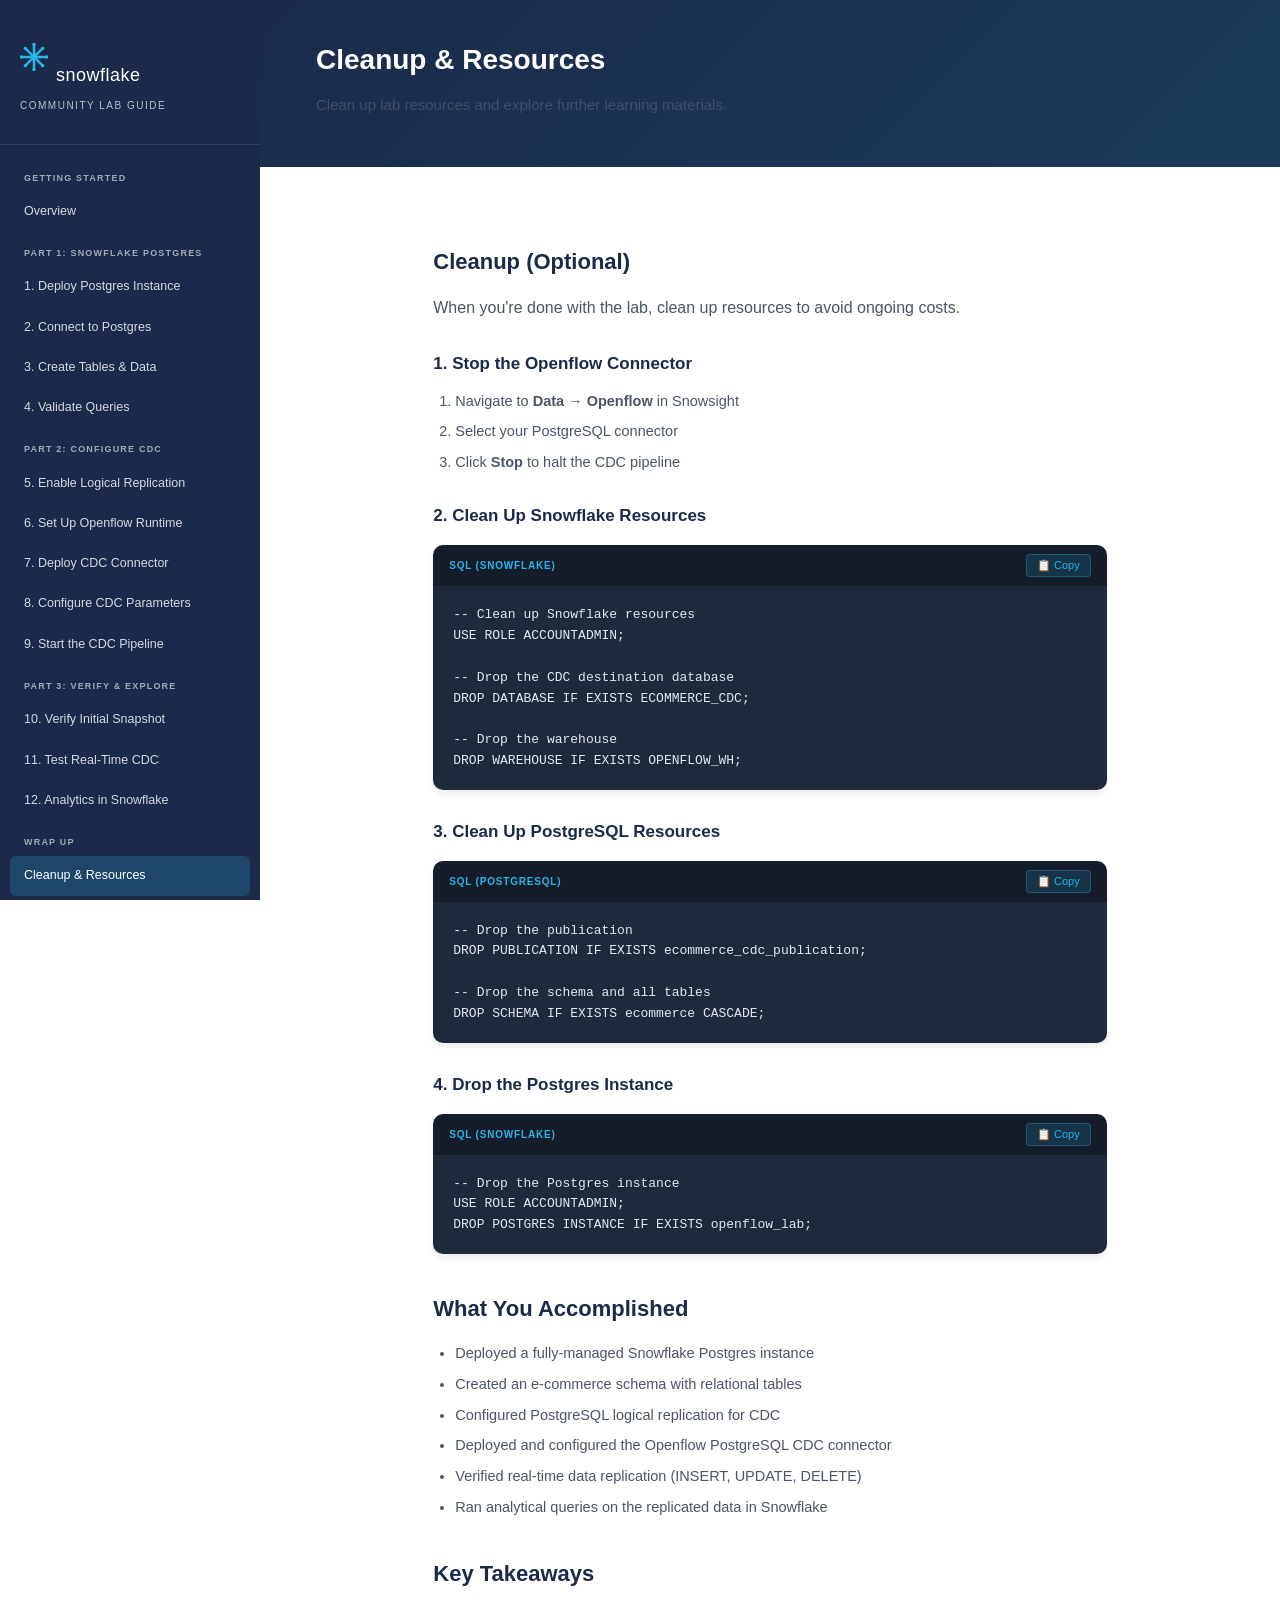
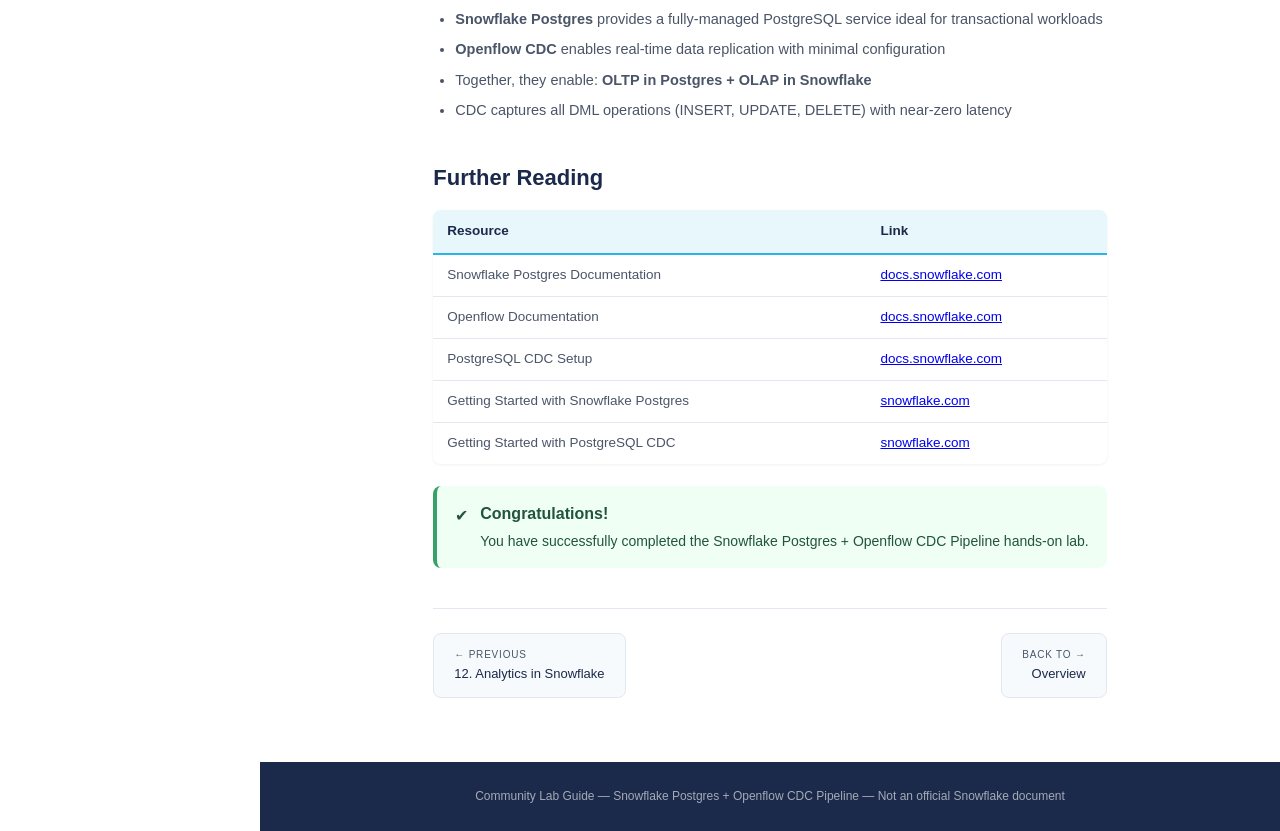
<file: pages/cleanup.html>
<!DOCTYPE html>
<html lang="en">
<head>
    <meta charset="UTF-8">
    <meta name="viewport" content="width=device-width, initial-scale=1.0">
    <title>Cleanup & Resources</title>
    <link rel="stylesheet" href="../style.css">
</head>
<body>
    <aside class="sidebar">
        <div class="sidebar-logo"><div class="sf-brand"><svg class="sf-icon" viewBox="0 0 100 100" fill="none" xmlns="http://www.w3.org/2000/svg"><line x1="50" y1="5" x2="50" y2="95" stroke="#29B5E8" stroke-width="9" stroke-linecap="round"/><line x1="5" y1="50" x2="95" y2="50" stroke="#29B5E8" stroke-width="9" stroke-linecap="round"/><line x1="19" y1="19" x2="81" y2="81" stroke="#29B5E8" stroke-width="9" stroke-linecap="round"/><line x1="81" y1="19" x2="19" y2="81" stroke="#29B5E8" stroke-width="9" stroke-linecap="round"/><circle cx="50" cy="5" r="6" fill="#29B5E8"/><circle cx="50" cy="95" r="6" fill="#29B5E8"/><circle cx="5" cy="50" r="6" fill="#29B5E8"/><circle cx="95" cy="50" r="6" fill="#29B5E8"/><circle cx="19" cy="19" r="6" fill="#29B5E8"/><circle cx="81" cy="81" r="6" fill="#29B5E8"/><circle cx="81" cy="19" r="6" fill="#29B5E8"/><circle cx="19" cy="81" r="6" fill="#29B5E8"/></svg><h2>snowflake</h2></div><h3>Community Lab Guide</h3></div>
        <nav>
            <div class="nav-section">Getting Started</div>
            <a href="../index.html">Overview</a>
            <div class="nav-section">Part 1: Snowflake Postgres</div>
            <a href="step1.html">1. Deploy Postgres Instance</a>
            <a href="step2.html">2. Connect to Postgres</a>
            <a href="step3.html">3. Create Tables &amp; Data</a>
            <a href="step4.html">4. Validate Queries</a>
            <div class="nav-section">Part 2: Configure CDC</div>
            <a href="step5.html">5. Enable Logical Replication</a>
            <a href="step6.html">6. Set Up Openflow Runtime</a>
            <a href="step7.html">7. Deploy CDC Connector</a>
            <a href="step8.html">8. Configure CDC Parameters</a>
            <a href="step9.html">9. Start the CDC Pipeline</a>
            <div class="nav-section">Part 3: Verify &amp; Explore</div>
            <a href="step10.html">10. Verify Initial Snapshot</a>
            <a href="step11.html">11. Test Real-Time CDC</a>
            <a href="step12.html">12. Analytics in Snowflake</a>
            <div class="nav-section">Wrap Up</div>
            <a href="cleanup.html" class="active">Cleanup &amp; Resources</a>
            <div class="nav-section">Reference</div>
            <a href="appendix.html">Appendix: Glossary</a>
        </nav>
    </aside>

    <div class="main-content">
        <div class="page-header">
            <h1>Cleanup & Resources</h1>
            <p>Clean up lab resources and explore further learning materials.</p>
        </div>

        <div class="content">
            <h2>Cleanup (Optional)</h2>
            <p>When you're done with the lab, clean up resources to avoid ongoing costs.</p>

            <h3>1. Stop the Openflow Connector</h3>
            <ol>
                <li>Navigate to <strong>Data &rarr; Openflow</strong> in Snowsight</li>
                <li>Select your PostgreSQL connector</li>
                <li>Click <strong>Stop</strong> to halt the CDC pipeline</li>
            </ol>

            <h3>2. Clean Up Snowflake Resources</h3>
            <div class="code-block">
                <div class="code-header">
                    <span class="code-lang">SQL (Snowflake)</span>
                    <button class="copy-btn" onclick="copyCode(this)">&#128203; Copy</button>
                </div>
                <pre><code>-- Clean up Snowflake resources
USE ROLE ACCOUNTADMIN;

-- Drop the CDC destination database
DROP DATABASE IF EXISTS ECOMMERCE_CDC;

-- Drop the warehouse
DROP WAREHOUSE IF EXISTS OPENFLOW_WH;</code></pre>
            </div>

            <h3>3. Clean Up PostgreSQL Resources</h3>
            <div class="code-block">
                <div class="code-header">
                    <span class="code-lang">SQL (PostgreSQL)</span>
                    <button class="copy-btn" onclick="copyCode(this)">&#128203; Copy</button>
                </div>
                <pre><code>-- Drop the publication
DROP PUBLICATION IF EXISTS ecommerce_cdc_publication;

-- Drop the schema and all tables
DROP SCHEMA IF EXISTS ecommerce CASCADE;</code></pre>
            </div>

            <h3>4. Drop the Postgres Instance</h3>
            <div class="code-block">
                <div class="code-header">
                    <span class="code-lang">SQL (Snowflake)</span>
                    <button class="copy-btn" onclick="copyCode(this)">&#128203; Copy</button>
                </div>
                <pre><code>-- Drop the Postgres instance
USE ROLE ACCOUNTADMIN;
DROP POSTGRES INSTANCE IF EXISTS openflow_lab;</code></pre>
            </div>

            <h2>What You Accomplished</h2>
            <ul>
                <li>Deployed a fully-managed Snowflake Postgres instance</li>
                <li>Created an e-commerce schema with relational tables</li>
                <li>Configured PostgreSQL logical replication for CDC</li>
                <li>Deployed and configured the Openflow PostgreSQL CDC connector</li>
                <li>Verified real-time data replication (INSERT, UPDATE, DELETE)</li>
                <li>Ran analytical queries on the replicated data in Snowflake</li>
            </ul>

            <h2>Key Takeaways</h2>
            <ul>
                <li><strong>Snowflake Postgres</strong> provides a fully-managed PostgreSQL service ideal for transactional workloads</li>
                <li><strong>Openflow CDC</strong> enables real-time data replication with minimal configuration</li>
                <li>Together, they enable: <strong>OLTP in Postgres + OLAP in Snowflake</strong></li>
                <li>CDC captures all DML operations (INSERT, UPDATE, DELETE) with near-zero latency</li>
            </ul>

            <h2>Further Reading</h2>
            <table>
                <thead><tr><th>Resource</th><th>Link</th></tr></thead>
                <tbody>
                    <tr><td>Snowflake Postgres Documentation</td><td><a href="https://docs.snowflake.com/en/user-guide/snowflake-postgres/about" target="_blank">docs.snowflake.com</a></td></tr>
                    <tr><td>Openflow Documentation</td><td><a href="https://docs.snowflake.com/en/user-guide/data-integration/openflow" target="_blank">docs.snowflake.com</a></td></tr>
                    <tr><td>PostgreSQL CDC Setup</td><td><a href="https://docs.snowflake.com/en/user-guide/data-integration/openflow/connectors/postgres/setup" target="_blank">docs.snowflake.com</a></td></tr>
                    <tr><td>Getting Started with Snowflake Postgres</td><td><a href="https://www.snowflake.com/en/developers/guides/getting-started-with-snowflake-postgres/" target="_blank">snowflake.com</a></td></tr>
                    <tr><td>Getting Started with PostgreSQL CDC</td><td><a href="https://www.snowflake.com/en/developers/guides/getting-started-with-openflow-postgresql-cdc/" target="_blank">snowflake.com</a></td></tr>
                </tbody>
            </table>

            <div class="callout success">
                <span class="callout-icon">&#10004;</span>
                <div class="callout-content">
                    <strong>Congratulations!</strong>
                    <p>You have successfully completed the Snowflake Postgres + Openflow CDC Pipeline hands-on lab.</p>
                </div>
            </div>

            <div class="page-nav">
                <a href="step12.html"><span><span class="nav-label">&larr; Previous</span><span class="nav-title">12. Analytics in Snowflake</span></span></a>
                <a href="../index.html" class="next"><span><span class="nav-label">Back to &rarr;</span><span class="nav-title">Overview</span></span></a>
            </div>
        </div>
        <footer class="footer">Community Lab Guide &mdash; Snowflake Postgres + Openflow CDC Pipeline &mdash; Not an official Snowflake document</footer>
    </div>
    <script src="../script.js"></script>
</body>
</html>
</file>
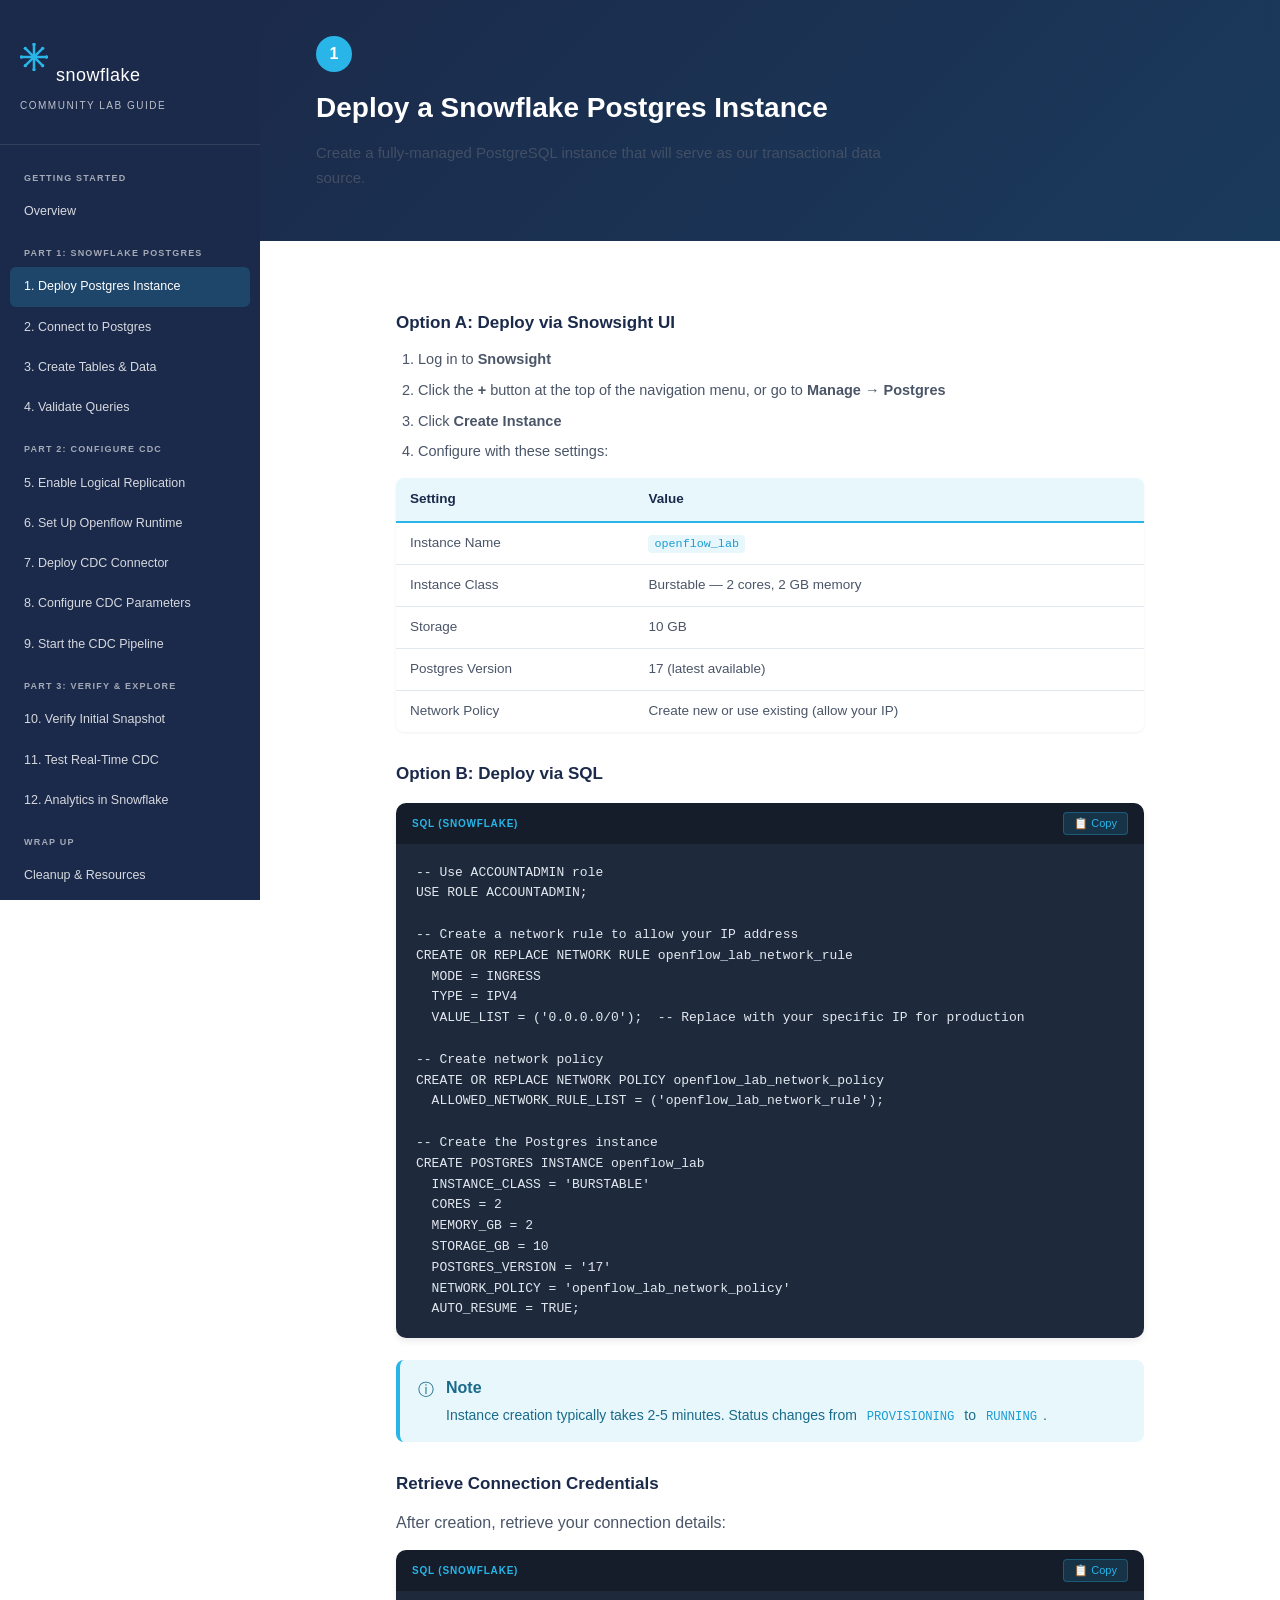
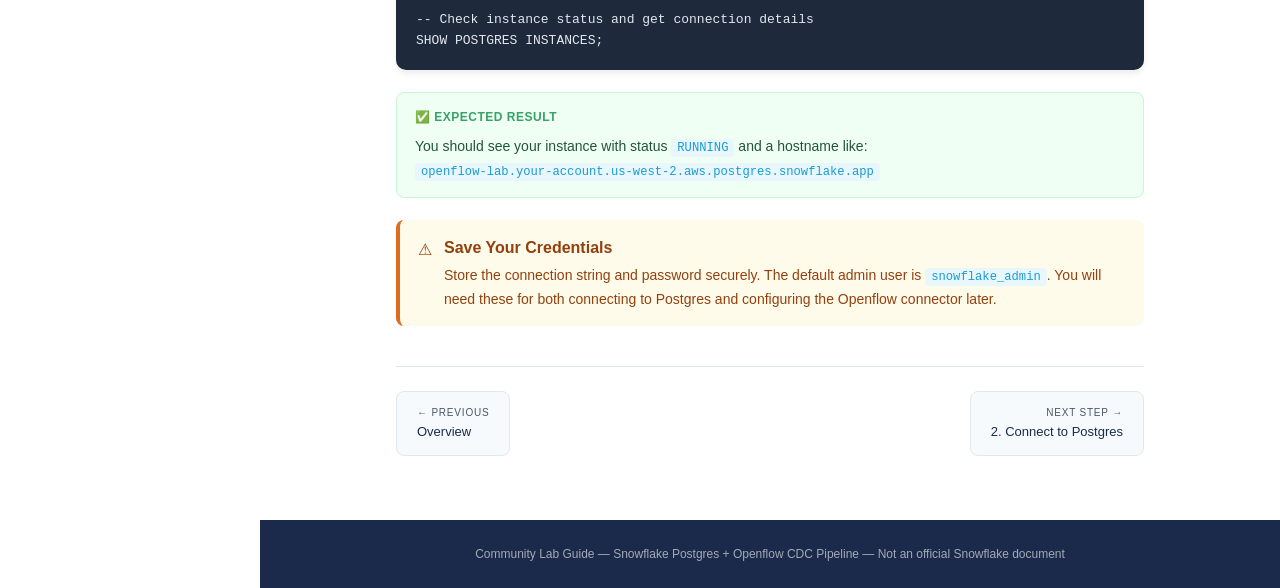
<file: pages/step1.html>
<!DOCTYPE html>
<html lang="en">
<head>
    <meta charset="UTF-8">
    <meta name="viewport" content="width=device-width, initial-scale=1.0">
    <title>Step 1: Deploy Postgres Instance</title>
    <link rel="stylesheet" href="../style.css">
</head>
<body>
    <aside class="sidebar">
        <div class="sidebar-logo"><div class="sf-brand"><svg class="sf-icon" viewBox="0 0 100 100" fill="none" xmlns="http://www.w3.org/2000/svg"><line x1="50" y1="5" x2="50" y2="95" stroke="#29B5E8" stroke-width="9" stroke-linecap="round"/><line x1="5" y1="50" x2="95" y2="50" stroke="#29B5E8" stroke-width="9" stroke-linecap="round"/><line x1="19" y1="19" x2="81" y2="81" stroke="#29B5E8" stroke-width="9" stroke-linecap="round"/><line x1="81" y1="19" x2="19" y2="81" stroke="#29B5E8" stroke-width="9" stroke-linecap="round"/><circle cx="50" cy="5" r="6" fill="#29B5E8"/><circle cx="50" cy="95" r="6" fill="#29B5E8"/><circle cx="5" cy="50" r="6" fill="#29B5E8"/><circle cx="95" cy="50" r="6" fill="#29B5E8"/><circle cx="19" cy="19" r="6" fill="#29B5E8"/><circle cx="81" cy="81" r="6" fill="#29B5E8"/><circle cx="81" cy="19" r="6" fill="#29B5E8"/><circle cx="19" cy="81" r="6" fill="#29B5E8"/></svg><h2>snowflake</h2></div><h3>Community Lab Guide</h3></div>
        <nav>
            <div class="nav-section">Getting Started</div>
            <a href="../index.html">Overview</a>
            <div class="nav-section">Part 1: Snowflake Postgres</div>
            <a href="step1.html" class="active">1. Deploy Postgres Instance</a>
            <a href="step2.html">2. Connect to Postgres</a>
            <a href="step3.html">3. Create Tables &amp; Data</a>
            <a href="step4.html">4. Validate Queries</a>
            <div class="nav-section">Part 2: Configure CDC</div>
            <a href="step5.html">5. Enable Logical Replication</a>
            <a href="step6.html">6. Set Up Openflow Runtime</a>
            <a href="step7.html">7. Deploy CDC Connector</a>
            <a href="step8.html">8. Configure CDC Parameters</a>
            <a href="step9.html">9. Start the CDC Pipeline</a>
            <div class="nav-section">Part 3: Verify &amp; Explore</div>
            <a href="step10.html">10. Verify Initial Snapshot</a>
            <a href="step11.html">11. Test Real-Time CDC</a>
            <a href="step12.html">12. Analytics in Snowflake</a>
            <div class="nav-section">Wrap Up</div>
            <a href="cleanup.html">Cleanup &amp; Resources</a>
            <div class="nav-section">Reference</div>
            <a href="appendix.html">Appendix: Glossary</a>
        </nav>
    </aside>

    <div class="main-content">
        <div class="page-header">
            <div class="step-badge">1</div>
            <h1>Deploy a Snowflake Postgres Instance</h1>
            <p>Create a fully-managed PostgreSQL instance that will serve as our transactional data source.</p>
        </div>

        <div class="content">
            <h3>Option A: Deploy via Snowsight UI</h3>
            <ol>
                <li>Log in to <strong>Snowsight</strong></li>
                <li>Click the <strong>+</strong> button at the top of the navigation menu, or go to <strong>Manage &rarr; Postgres</strong></li>
                <li>Click <strong>Create Instance</strong></li>
                <li>Configure with these settings:</li>
            </ol>

            <table>
                <thead><tr><th>Setting</th><th>Value</th></tr></thead>
                <tbody>
                    <tr><td>Instance Name</td><td><code>openflow_lab</code></td></tr>
                    <tr><td>Instance Class</td><td>Burstable &mdash; 2 cores, 2 GB memory</td></tr>
                    <tr><td>Storage</td><td>10 GB</td></tr>
                    <tr><td>Postgres Version</td><td>17 (latest available)</td></tr>
                    <tr><td>Network Policy</td><td>Create new or use existing (allow your IP)</td></tr>
                </tbody>
            </table>

            <h3>Option B: Deploy via SQL</h3>
            <div class="code-block">
                <div class="code-header">
                    <span class="code-lang">SQL (Snowflake)</span>
                    <button class="copy-btn" onclick="copyCode(this)">&#128203; Copy</button>
                </div>
                <pre><code>-- Use ACCOUNTADMIN role
USE ROLE ACCOUNTADMIN;

-- Create a network rule to allow your IP address
CREATE OR REPLACE NETWORK RULE openflow_lab_network_rule
  MODE = INGRESS
  TYPE = IPV4
  VALUE_LIST = ('0.0.0.0/0');  -- Replace with your specific IP for production

-- Create network policy
CREATE OR REPLACE NETWORK POLICY openflow_lab_network_policy
  ALLOWED_NETWORK_RULE_LIST = ('openflow_lab_network_rule');

-- Create the Postgres instance
CREATE POSTGRES INSTANCE openflow_lab
  INSTANCE_CLASS = 'BURSTABLE'
  CORES = 2
  MEMORY_GB = 2
  STORAGE_GB = 10
  POSTGRES_VERSION = '17'
  NETWORK_POLICY = 'openflow_lab_network_policy'
  AUTO_RESUME = TRUE;</code></pre>
            </div>

            <div class="callout info">
                <span class="callout-icon">&#9432;</span>
                <div class="callout-content">
                    <strong>Note</strong>
                    <p>Instance creation typically takes 2-5 minutes. Status changes from <code>PROVISIONING</code> to <code>RUNNING</code>.</p>
                </div>
            </div>

            <h3>Retrieve Connection Credentials</h3>
            <p>After creation, retrieve your connection details:</p>

            <div class="code-block">
                <div class="code-header">
                    <span class="code-lang">SQL (Snowflake)</span>
                    <button class="copy-btn" onclick="copyCode(this)">&#128203; Copy</button>
                </div>
                <pre><code>-- Check instance status and get connection details
SHOW POSTGRES INSTANCES;</code></pre>
            </div>

            <div class="expected-result">
                <div class="expected-result-header">&#9989; Expected Result</div>
                <p>You should see your instance with status <code>RUNNING</code> and a hostname like:<br>
                <code>openflow-lab.your-account.us-west-2.aws.postgres.snowflake.app</code></p>
            </div>

            <div class="callout warning">
                <span class="callout-icon">&#9888;</span>
                <div class="callout-content">
                    <strong>Save Your Credentials</strong>
                    <p>Store the connection string and password securely. The default admin user is <code>snowflake_admin</code>. You will need these for both connecting to Postgres and configuring the Openflow connector later.</p>
                </div>
            </div>

            <div class="page-nav">
                <a href="../index.html"><span><span class="nav-label">&larr; Previous</span><span class="nav-title">Overview</span></span></a>
                <a href="step2.html" class="next"><span><span class="nav-label">Next Step &rarr;</span><span class="nav-title">2. Connect to Postgres</span></span></a>
            </div>
        </div>

        <footer class="footer">Community Lab Guide &mdash; Snowflake Postgres + Openflow CDC Pipeline &mdash; Not an official Snowflake document</footer>
    </div>
    <script src="../script.js"></script>
</body>
</html>
</file>
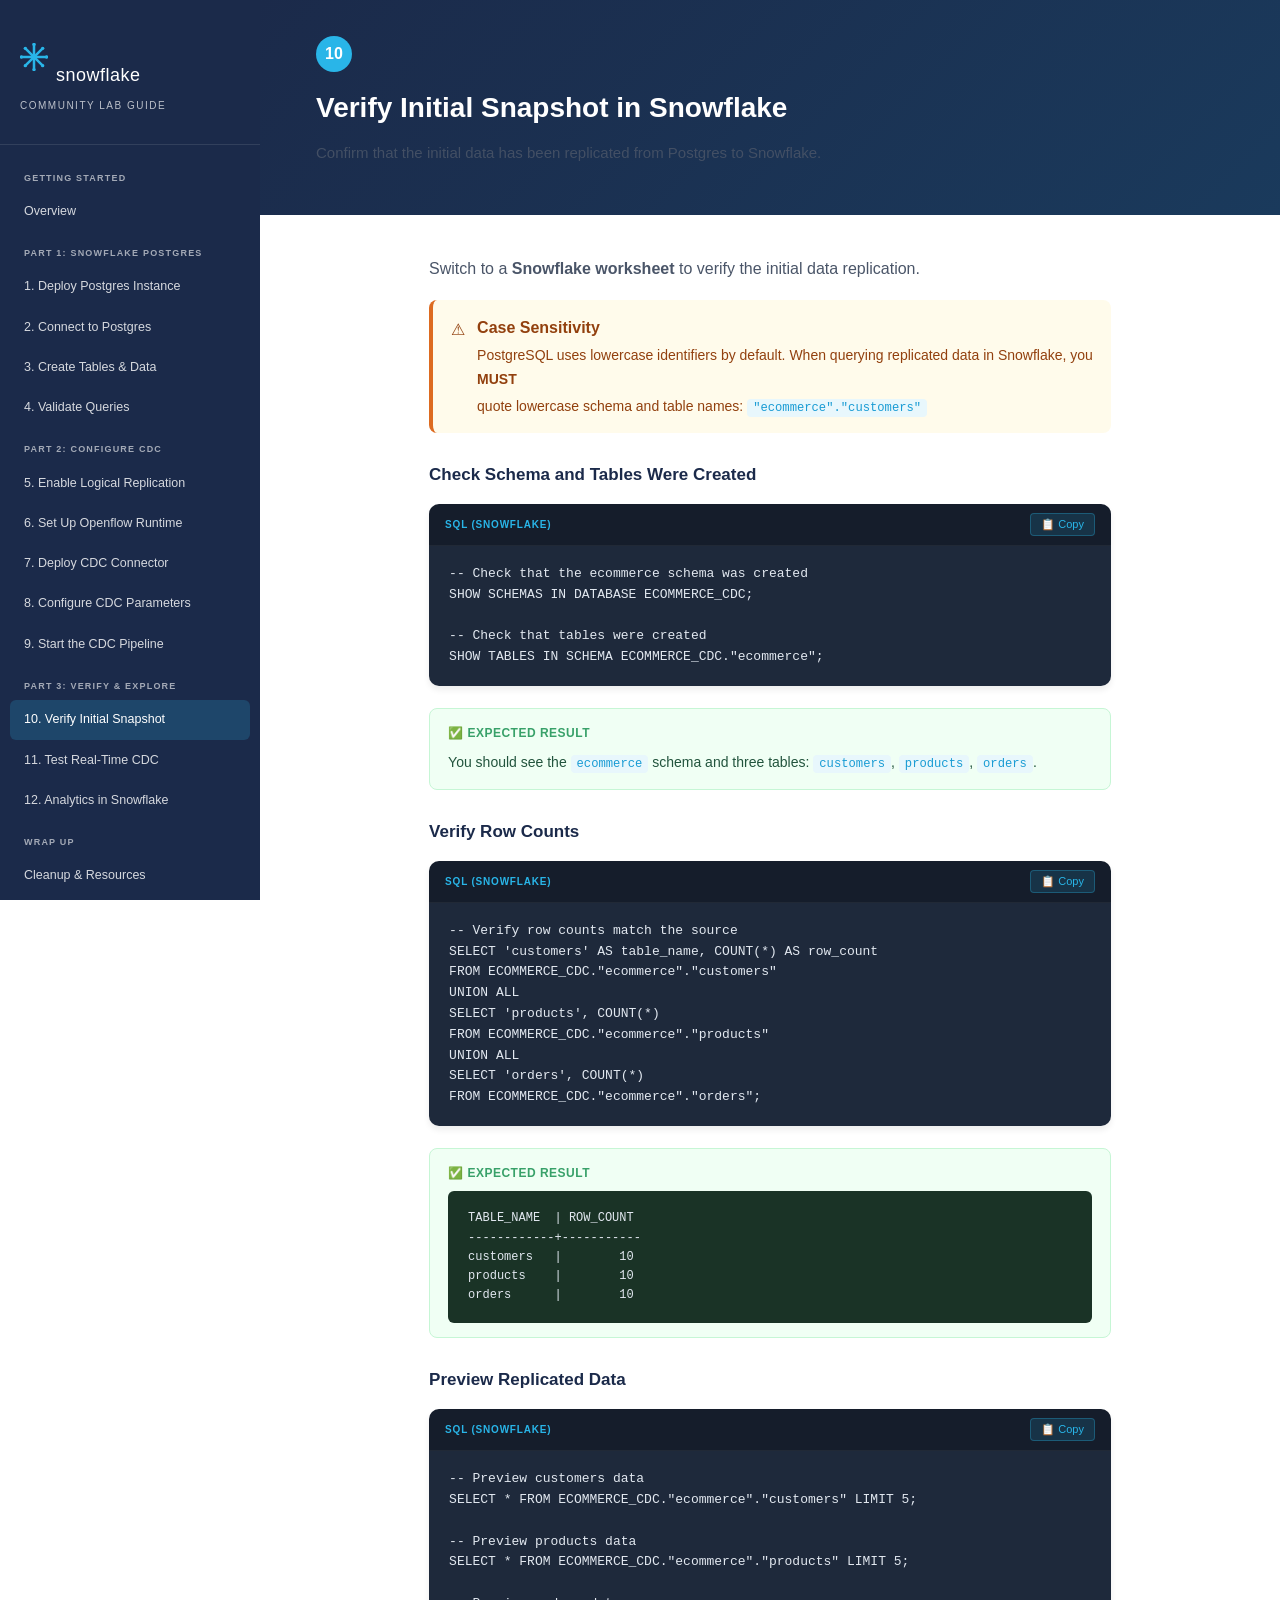
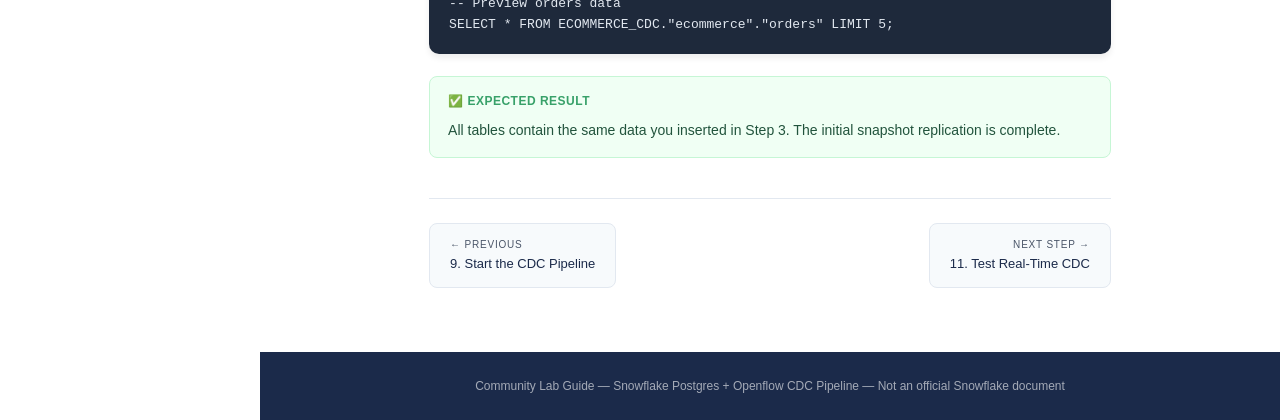
<file: pages/step10.html>
<!DOCTYPE html>
<html lang="en">
<head>
    <meta charset="UTF-8">
    <meta name="viewport" content="width=device-width, initial-scale=1.0">
    <title>Step 10: Verify Initial Snapshot</title>
    <link rel="stylesheet" href="../style.css">
</head>
<body>
    <aside class="sidebar">
        <div class="sidebar-logo"><div class="sf-brand"><svg class="sf-icon" viewBox="0 0 100 100" fill="none" xmlns="http://www.w3.org/2000/svg"><line x1="50" y1="5" x2="50" y2="95" stroke="#29B5E8" stroke-width="9" stroke-linecap="round"/><line x1="5" y1="50" x2="95" y2="50" stroke="#29B5E8" stroke-width="9" stroke-linecap="round"/><line x1="19" y1="19" x2="81" y2="81" stroke="#29B5E8" stroke-width="9" stroke-linecap="round"/><line x1="81" y1="19" x2="19" y2="81" stroke="#29B5E8" stroke-width="9" stroke-linecap="round"/><circle cx="50" cy="5" r="6" fill="#29B5E8"/><circle cx="50" cy="95" r="6" fill="#29B5E8"/><circle cx="5" cy="50" r="6" fill="#29B5E8"/><circle cx="95" cy="50" r="6" fill="#29B5E8"/><circle cx="19" cy="19" r="6" fill="#29B5E8"/><circle cx="81" cy="81" r="6" fill="#29B5E8"/><circle cx="81" cy="19" r="6" fill="#29B5E8"/><circle cx="19" cy="81" r="6" fill="#29B5E8"/></svg><h2>snowflake</h2></div><h3>Community Lab Guide</h3></div>
        <nav>
            <div class="nav-section">Getting Started</div>
            <a href="../index.html">Overview</a>
            <div class="nav-section">Part 1: Snowflake Postgres</div>
            <a href="step1.html">1. Deploy Postgres Instance</a>
            <a href="step2.html">2. Connect to Postgres</a>
            <a href="step3.html">3. Create Tables &amp; Data</a>
            <a href="step4.html">4. Validate Queries</a>
            <div class="nav-section">Part 2: Configure CDC</div>
            <a href="step5.html">5. Enable Logical Replication</a>
            <a href="step6.html">6. Set Up Openflow Runtime</a>
            <a href="step7.html">7. Deploy CDC Connector</a>
            <a href="step8.html">8. Configure CDC Parameters</a>
            <a href="step9.html">9. Start the CDC Pipeline</a>
            <div class="nav-section">Part 3: Verify &amp; Explore</div>
            <a href="step10.html" class="active">10. Verify Initial Snapshot</a>
            <a href="step11.html">11. Test Real-Time CDC</a>
            <a href="step12.html">12. Analytics in Snowflake</a>
            <div class="nav-section">Wrap Up</div>
            <a href="cleanup.html">Cleanup &amp; Resources</a>
            <div class="nav-section">Reference</div>
            <a href="appendix.html">Appendix: Glossary</a>
        </nav>
    </aside>

    <div class="main-content">
        <div class="page-header">
            <div class="step-badge">10</div>
            <h1>Verify Initial Snapshot in Snowflake</h1>
            <p>Confirm that the initial data has been replicated from Postgres to Snowflake.</p>
        </div>

        <div class="content">
            <p>Switch to a <strong>Snowflake worksheet</strong> to verify the initial data replication.</p>

            <div class="callout warning">
                <span class="callout-icon">&#9888;</span>
                <div class="callout-content">
                    <strong>Case Sensitivity</strong>
                    <p>PostgreSQL uses lowercase identifiers by default. When querying replicated data in Snowflake, you <strong>MUST</strong> quote lowercase schema and table names: <code>"ecommerce"."customers"</code></p>
                </div>
            </div>

            <h3>Check Schema and Tables Were Created</h3>
            <div class="code-block">
                <div class="code-header">
                    <span class="code-lang">SQL (Snowflake)</span>
                    <button class="copy-btn" onclick="copyCode(this)">&#128203; Copy</button>
                </div>
                <pre><code>-- Check that the ecommerce schema was created
SHOW SCHEMAS IN DATABASE ECOMMERCE_CDC;

-- Check that tables were created
SHOW TABLES IN SCHEMA ECOMMERCE_CDC."ecommerce";</code></pre>
            </div>

            <div class="expected-result">
                <div class="expected-result-header">&#9989; Expected Result</div>
                <p>You should see the <code>ecommerce</code> schema and three tables: <code>customers</code>, <code>products</code>, <code>orders</code>.</p>
            </div>

            <h3>Verify Row Counts</h3>
            <div class="code-block">
                <div class="code-header">
                    <span class="code-lang">SQL (Snowflake)</span>
                    <button class="copy-btn" onclick="copyCode(this)">&#128203; Copy</button>
                </div>
                <pre><code>-- Verify row counts match the source
SELECT 'customers' AS table_name, COUNT(*) AS row_count
FROM ECOMMERCE_CDC."ecommerce"."customers"
UNION ALL
SELECT 'products', COUNT(*)
FROM ECOMMERCE_CDC."ecommerce"."products"
UNION ALL
SELECT 'orders', COUNT(*)
FROM ECOMMERCE_CDC."ecommerce"."orders";</code></pre>
            </div>

            <div class="expected-result">
                <div class="expected-result-header">&#9989; Expected Result</div>
                <pre><code>TABLE_NAME  | ROW_COUNT
------------+-----------
customers   |        10
products    |        10
orders      |        10</code></pre>
            </div>

            <h3>Preview Replicated Data</h3>
            <div class="code-block">
                <div class="code-header">
                    <span class="code-lang">SQL (Snowflake)</span>
                    <button class="copy-btn" onclick="copyCode(this)">&#128203; Copy</button>
                </div>
                <pre><code>-- Preview customers data
SELECT * FROM ECOMMERCE_CDC."ecommerce"."customers" LIMIT 5;

-- Preview products data
SELECT * FROM ECOMMERCE_CDC."ecommerce"."products" LIMIT 5;

-- Preview orders data
SELECT * FROM ECOMMERCE_CDC."ecommerce"."orders" LIMIT 5;</code></pre>
            </div>

            <div class="expected-result">
                <div class="expected-result-header">&#9989; Expected Result</div>
                <p>All tables contain the same data you inserted in Step 3. The initial snapshot replication is complete.</p>
            </div>

            <div class="page-nav">
                <a href="step9.html"><span><span class="nav-label">&larr; Previous</span><span class="nav-title">9. Start the CDC Pipeline</span></span></a>
                <a href="step11.html" class="next"><span><span class="nav-label">Next Step &rarr;</span><span class="nav-title">11. Test Real-Time CDC</span></span></a>
            </div>
        </div>
        <footer class="footer">Community Lab Guide &mdash; Snowflake Postgres + Openflow CDC Pipeline &mdash; Not an official Snowflake document</footer>
    </div>
    <script src="../script.js"></script>
</body>
</html>
</file>
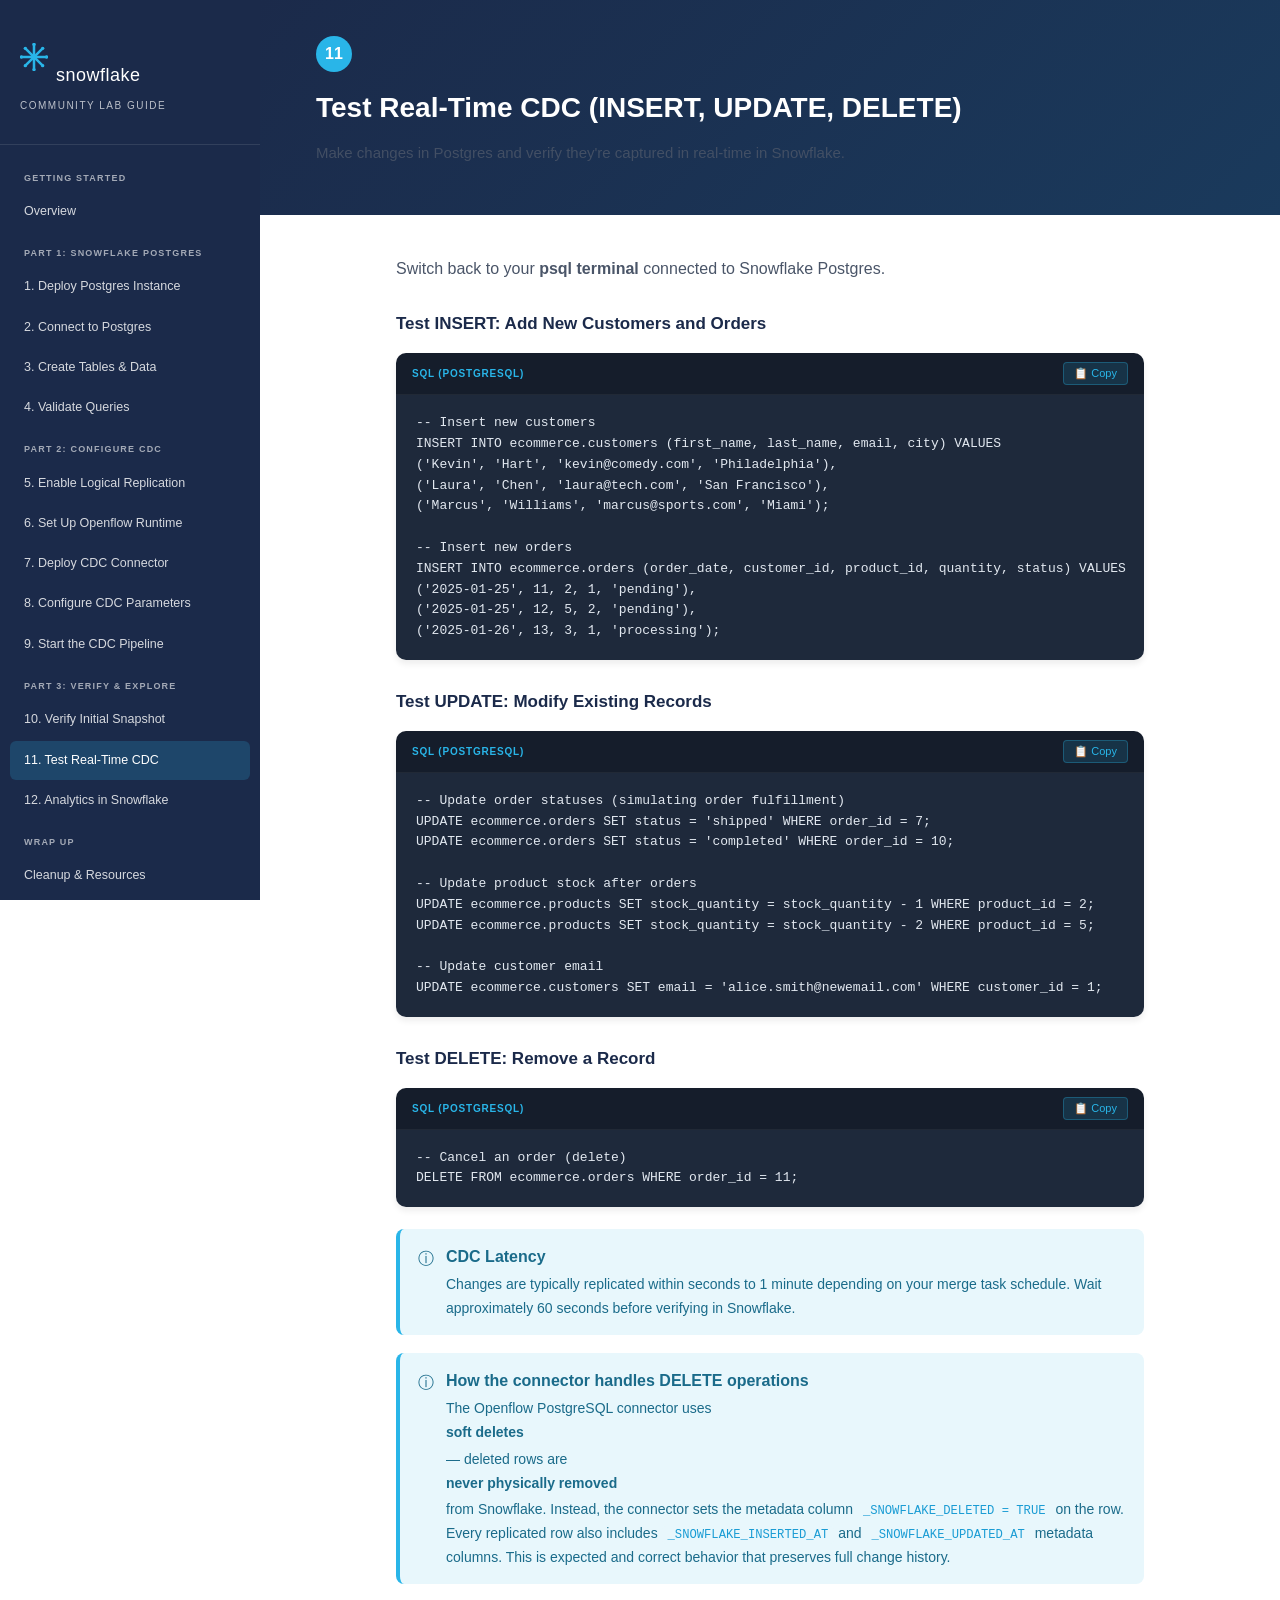
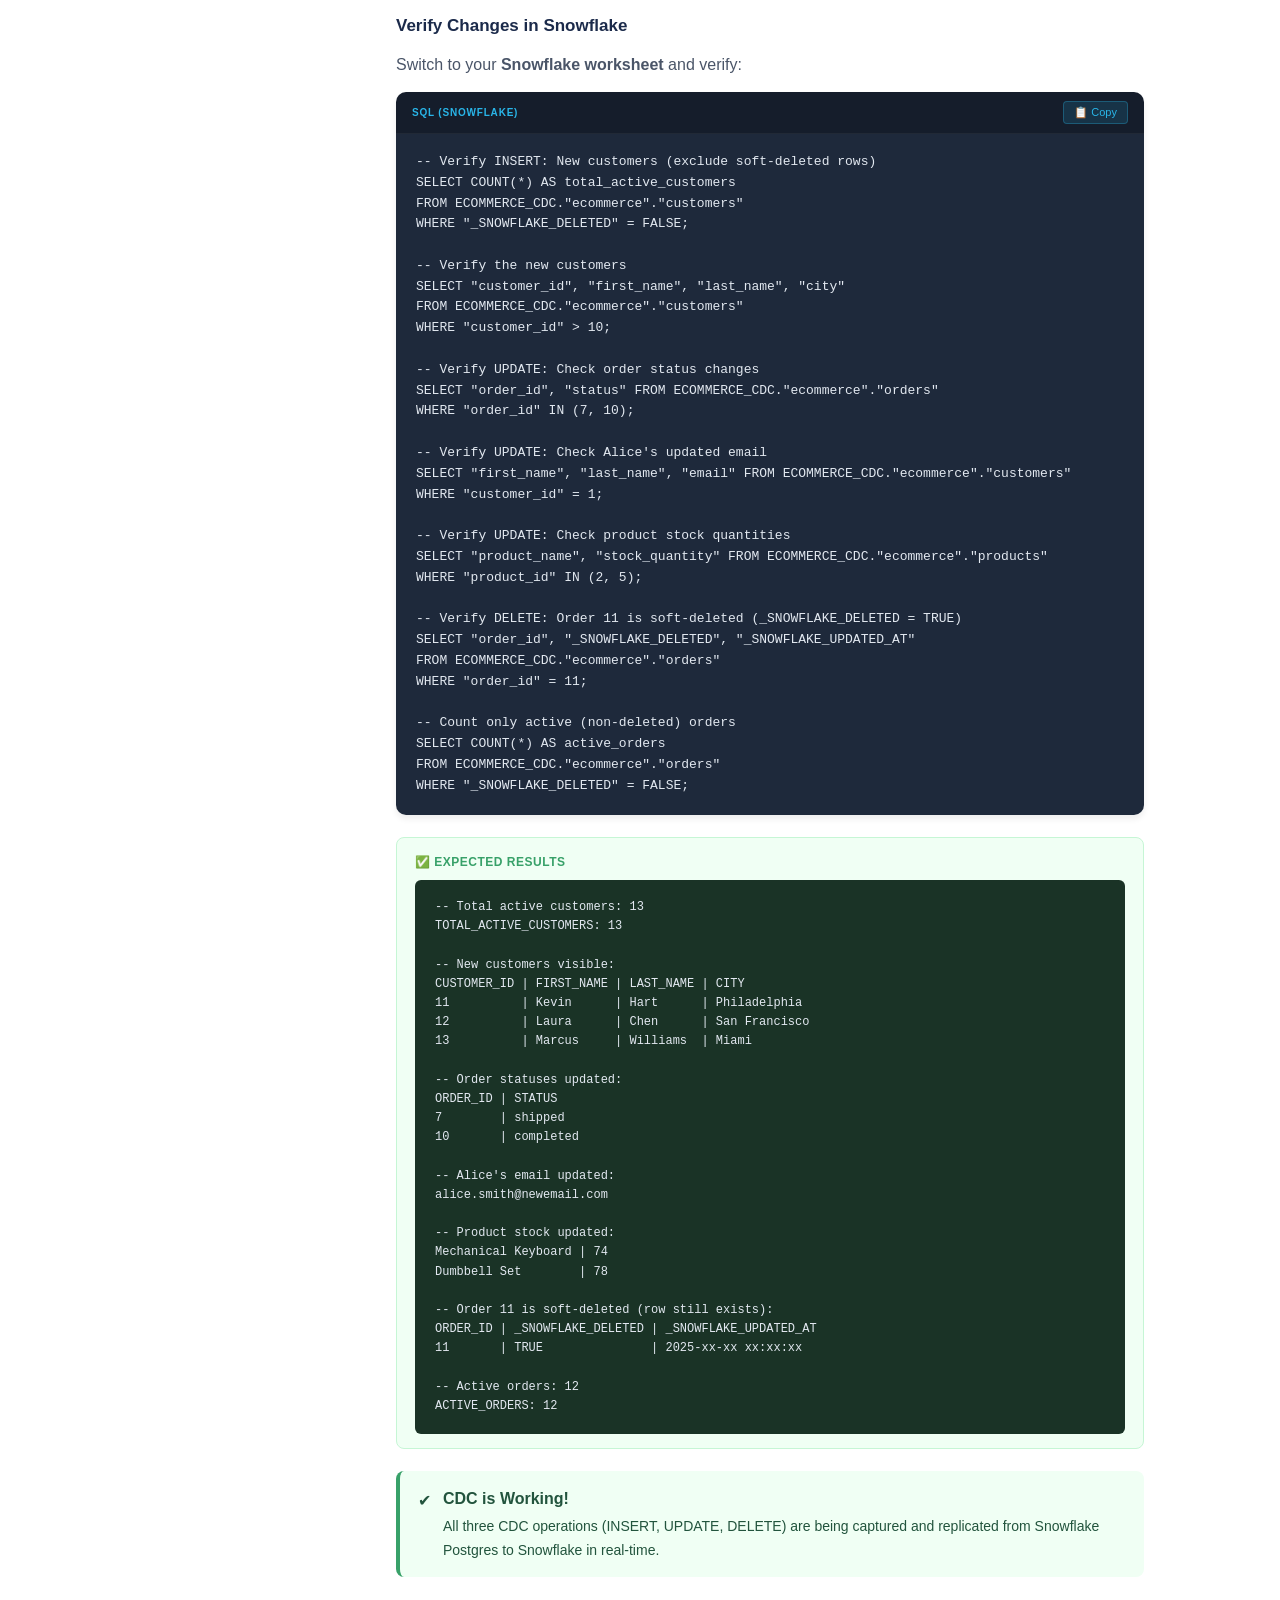
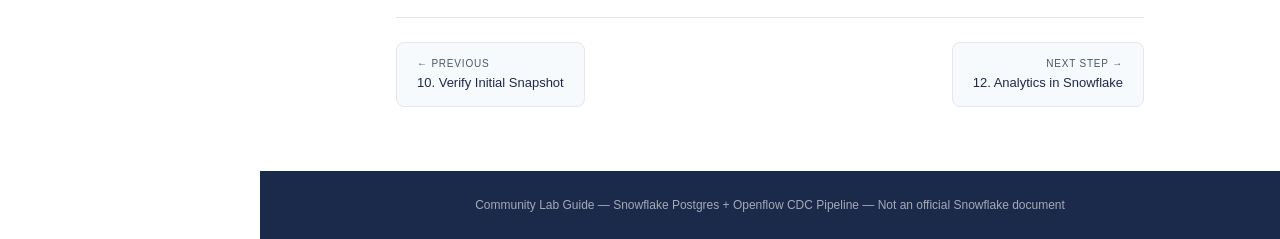
<file: pages/step11.html>
<!DOCTYPE html>
<html lang="en">
<head>
    <meta charset="UTF-8">
    <meta name="viewport" content="width=device-width, initial-scale=1.0">
    <title>Step 11: Test Real-Time CDC</title>
    <link rel="stylesheet" href="../style.css">
</head>
<body>
    <aside class="sidebar">
        <div class="sidebar-logo"><div class="sf-brand"><svg class="sf-icon" viewBox="0 0 100 100" fill="none" xmlns="http://www.w3.org/2000/svg"><line x1="50" y1="5" x2="50" y2="95" stroke="#29B5E8" stroke-width="9" stroke-linecap="round"/><line x1="5" y1="50" x2="95" y2="50" stroke="#29B5E8" stroke-width="9" stroke-linecap="round"/><line x1="19" y1="19" x2="81" y2="81" stroke="#29B5E8" stroke-width="9" stroke-linecap="round"/><line x1="81" y1="19" x2="19" y2="81" stroke="#29B5E8" stroke-width="9" stroke-linecap="round"/><circle cx="50" cy="5" r="6" fill="#29B5E8"/><circle cx="50" cy="95" r="6" fill="#29B5E8"/><circle cx="5" cy="50" r="6" fill="#29B5E8"/><circle cx="95" cy="50" r="6" fill="#29B5E8"/><circle cx="19" cy="19" r="6" fill="#29B5E8"/><circle cx="81" cy="81" r="6" fill="#29B5E8"/><circle cx="81" cy="19" r="6" fill="#29B5E8"/><circle cx="19" cy="81" r="6" fill="#29B5E8"/></svg><h2>snowflake</h2></div><h3>Community Lab Guide</h3></div>
        <nav>
            <div class="nav-section">Getting Started</div>
            <a href="../index.html">Overview</a>
            <div class="nav-section">Part 1: Snowflake Postgres</div>
            <a href="step1.html">1. Deploy Postgres Instance</a>
            <a href="step2.html">2. Connect to Postgres</a>
            <a href="step3.html">3. Create Tables &amp; Data</a>
            <a href="step4.html">4. Validate Queries</a>
            <div class="nav-section">Part 2: Configure CDC</div>
            <a href="step5.html">5. Enable Logical Replication</a>
            <a href="step6.html">6. Set Up Openflow Runtime</a>
            <a href="step7.html">7. Deploy CDC Connector</a>
            <a href="step8.html">8. Configure CDC Parameters</a>
            <a href="step9.html">9. Start the CDC Pipeline</a>
            <div class="nav-section">Part 3: Verify &amp; Explore</div>
            <a href="step10.html">10. Verify Initial Snapshot</a>
            <a href="step11.html" class="active">11. Test Real-Time CDC</a>
            <a href="step12.html">12. Analytics in Snowflake</a>
            <div class="nav-section">Wrap Up</div>
            <a href="cleanup.html">Cleanup &amp; Resources</a>
            <div class="nav-section">Reference</div>
            <a href="appendix.html">Appendix: Glossary</a>
        </nav>
    </aside>

    <div class="main-content">
        <div class="page-header">
            <div class="step-badge">11</div>
            <h1>Test Real-Time CDC (INSERT, UPDATE, DELETE)</h1>
            <p>Make changes in Postgres and verify they're captured in real-time in Snowflake.</p>
        </div>

        <div class="content">
            <p>Switch back to your <strong>psql terminal</strong> connected to Snowflake Postgres.</p>

            <h3>Test INSERT: Add New Customers and Orders</h3>
            <div class="code-block">
                <div class="code-header">
                    <span class="code-lang">SQL (PostgreSQL)</span>
                    <button class="copy-btn" onclick="copyCode(this)">&#128203; Copy</button>
                </div>
                <pre><code>-- Insert new customers
INSERT INTO ecommerce.customers (first_name, last_name, email, city) VALUES
('Kevin', 'Hart', 'kevin@comedy.com', 'Philadelphia'),
('Laura', 'Chen', 'laura@tech.com', 'San Francisco'),
('Marcus', 'Williams', 'marcus@sports.com', 'Miami');

-- Insert new orders
INSERT INTO ecommerce.orders (order_date, customer_id, product_id, quantity, status) VALUES
('2025-01-25', 11, 2, 1, 'pending'),
('2025-01-25', 12, 5, 2, 'pending'),
('2025-01-26', 13, 3, 1, 'processing');</code></pre>
            </div>

            <h3>Test UPDATE: Modify Existing Records</h3>
            <div class="code-block">
                <div class="code-header">
                    <span class="code-lang">SQL (PostgreSQL)</span>
                    <button class="copy-btn" onclick="copyCode(this)">&#128203; Copy</button>
                </div>
                <pre><code>-- Update order statuses (simulating order fulfillment)
UPDATE ecommerce.orders SET status = 'shipped' WHERE order_id = 7;
UPDATE ecommerce.orders SET status = 'completed' WHERE order_id = 10;

-- Update product stock after orders
UPDATE ecommerce.products SET stock_quantity = stock_quantity - 1 WHERE product_id = 2;
UPDATE ecommerce.products SET stock_quantity = stock_quantity - 2 WHERE product_id = 5;

-- Update customer email
UPDATE ecommerce.customers SET email = 'alice.smith@newemail.com' WHERE customer_id = 1;</code></pre>
            </div>

            <h3>Test DELETE: Remove a Record</h3>
            <div class="code-block">
                <div class="code-header">
                    <span class="code-lang">SQL (PostgreSQL)</span>
                    <button class="copy-btn" onclick="copyCode(this)">&#128203; Copy</button>
                </div>
                <pre><code>-- Cancel an order (delete)
DELETE FROM ecommerce.orders WHERE order_id = 11;</code></pre>
            </div>

            <div class="callout info">
                <span class="callout-icon">&#9432;</span>
                <div class="callout-content">
                    <strong>CDC Latency</strong>
                    <p>Changes are typically replicated within seconds to 1 minute depending on your merge task schedule. Wait approximately 60 seconds before verifying in Snowflake.</p>
                </div>
            </div>

            <div class="callout info">
                <span class="callout-icon">&#9432;</span>
                <div class="callout-content">
                    <strong>How the connector handles DELETE operations</strong>
                    <p>The Openflow PostgreSQL connector uses <strong>soft deletes</strong> &mdash; deleted rows are <strong>never physically removed</strong> from Snowflake. Instead, the connector sets the metadata column <code>_SNOWFLAKE_DELETED = TRUE</code> on the row. Every replicated row also includes <code>_SNOWFLAKE_INSERTED_AT</code> and <code>_SNOWFLAKE_UPDATED_AT</code> metadata columns. This is expected and correct behavior that preserves full change history.</p>
                </div>
            </div>

            <h3>Verify Changes in Snowflake</h3>
            <p>Switch to your <strong>Snowflake worksheet</strong> and verify:</p>

            <div class="code-block">
                <div class="code-header">
                    <span class="code-lang">SQL (Snowflake)</span>
                    <button class="copy-btn" onclick="copyCode(this)">&#128203; Copy</button>
                </div>
                <pre><code>-- Verify INSERT: New customers (exclude soft-deleted rows)
SELECT COUNT(*) AS total_active_customers
FROM ECOMMERCE_CDC."ecommerce"."customers"
WHERE "_SNOWFLAKE_DELETED" = FALSE;

-- Verify the new customers
SELECT "customer_id", "first_name", "last_name", "city"
FROM ECOMMERCE_CDC."ecommerce"."customers"
WHERE "customer_id" > 10;

-- Verify UPDATE: Check order status changes
SELECT "order_id", "status" FROM ECOMMERCE_CDC."ecommerce"."orders"
WHERE "order_id" IN (7, 10);

-- Verify UPDATE: Check Alice's updated email
SELECT "first_name", "last_name", "email" FROM ECOMMERCE_CDC."ecommerce"."customers"
WHERE "customer_id" = 1;

-- Verify UPDATE: Check product stock quantities
SELECT "product_name", "stock_quantity" FROM ECOMMERCE_CDC."ecommerce"."products"
WHERE "product_id" IN (2, 5);

-- Verify DELETE: Order 11 is soft-deleted (_SNOWFLAKE_DELETED = TRUE)
SELECT "order_id", "_SNOWFLAKE_DELETED", "_SNOWFLAKE_UPDATED_AT"
FROM ECOMMERCE_CDC."ecommerce"."orders"
WHERE "order_id" = 11;

-- Count only active (non-deleted) orders
SELECT COUNT(*) AS active_orders
FROM ECOMMERCE_CDC."ecommerce"."orders"
WHERE "_SNOWFLAKE_DELETED" = FALSE;</code></pre>
            </div>

            <div class="expected-result">
                <div class="expected-result-header">&#9989; Expected Results</div>
                <pre><code>-- Total active customers: 13
TOTAL_ACTIVE_CUSTOMERS: 13

-- New customers visible:
CUSTOMER_ID | FIRST_NAME | LAST_NAME | CITY
11          | Kevin      | Hart      | Philadelphia
12          | Laura      | Chen      | San Francisco
13          | Marcus     | Williams  | Miami

-- Order statuses updated:
ORDER_ID | STATUS
7        | shipped
10       | completed

-- Alice's email updated:
alice.smith@newemail.com

-- Product stock updated:
Mechanical Keyboard | 74
Dumbbell Set        | 78

-- Order 11 is soft-deleted (row still exists):
ORDER_ID | _SNOWFLAKE_DELETED | _SNOWFLAKE_UPDATED_AT
11       | TRUE               | 2025-xx-xx xx:xx:xx

-- Active orders: 12
ACTIVE_ORDERS: 12</code></pre>
            </div>

            <div class="callout success">
                <span class="callout-icon">&#10004;</span>
                <div class="callout-content">
                    <strong>CDC is Working!</strong>
                    <p>All three CDC operations (INSERT, UPDATE, DELETE) are being captured and replicated from Snowflake Postgres to Snowflake in real-time.</p>
                </div>
            </div>

            <div class="page-nav">
                <a href="step10.html"><span><span class="nav-label">&larr; Previous</span><span class="nav-title">10. Verify Initial Snapshot</span></span></a>
                <a href="step12.html" class="next"><span><span class="nav-label">Next Step &rarr;</span><span class="nav-title">12. Analytics in Snowflake</span></span></a>
            </div>
        </div>
        <footer class="footer">Community Lab Guide &mdash; Snowflake Postgres + Openflow CDC Pipeline &mdash; Not an official Snowflake document</footer>
    </div>
    <script src="../script.js"></script>
</body>
</html>
</file>
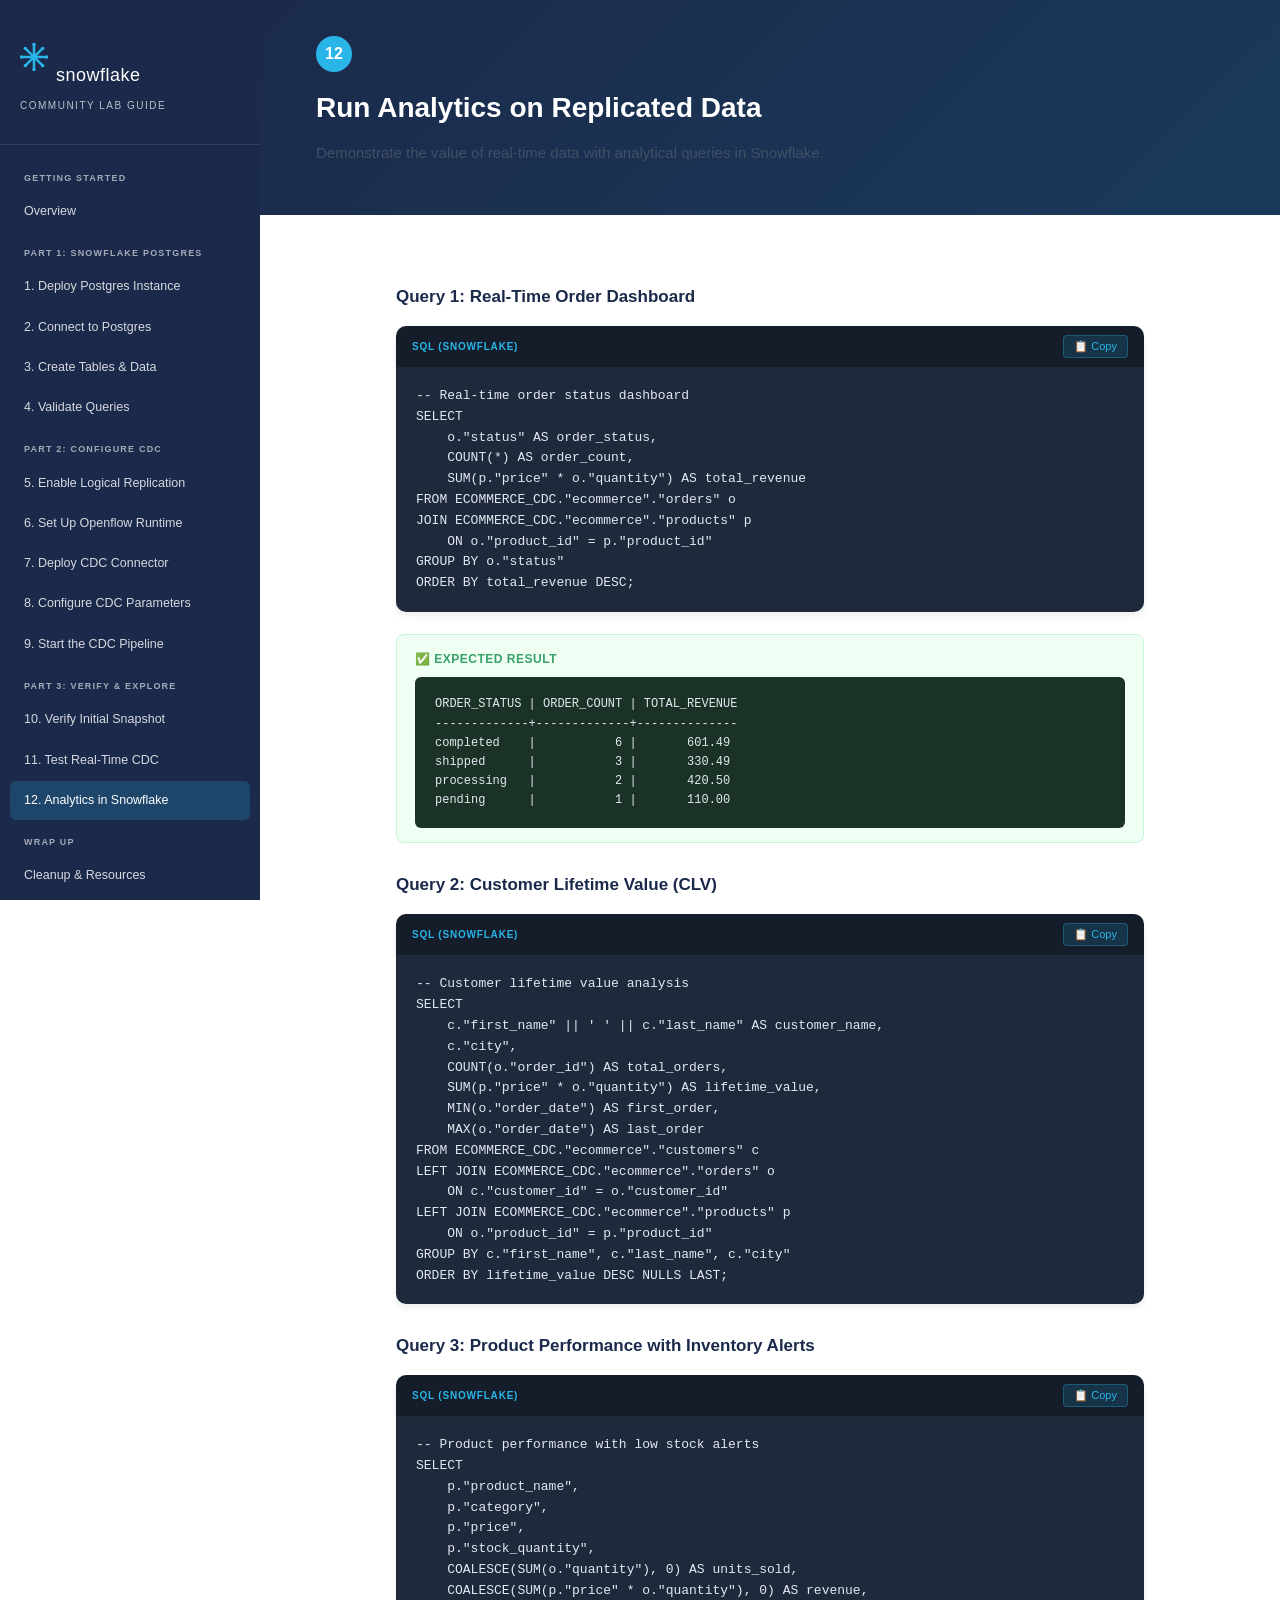
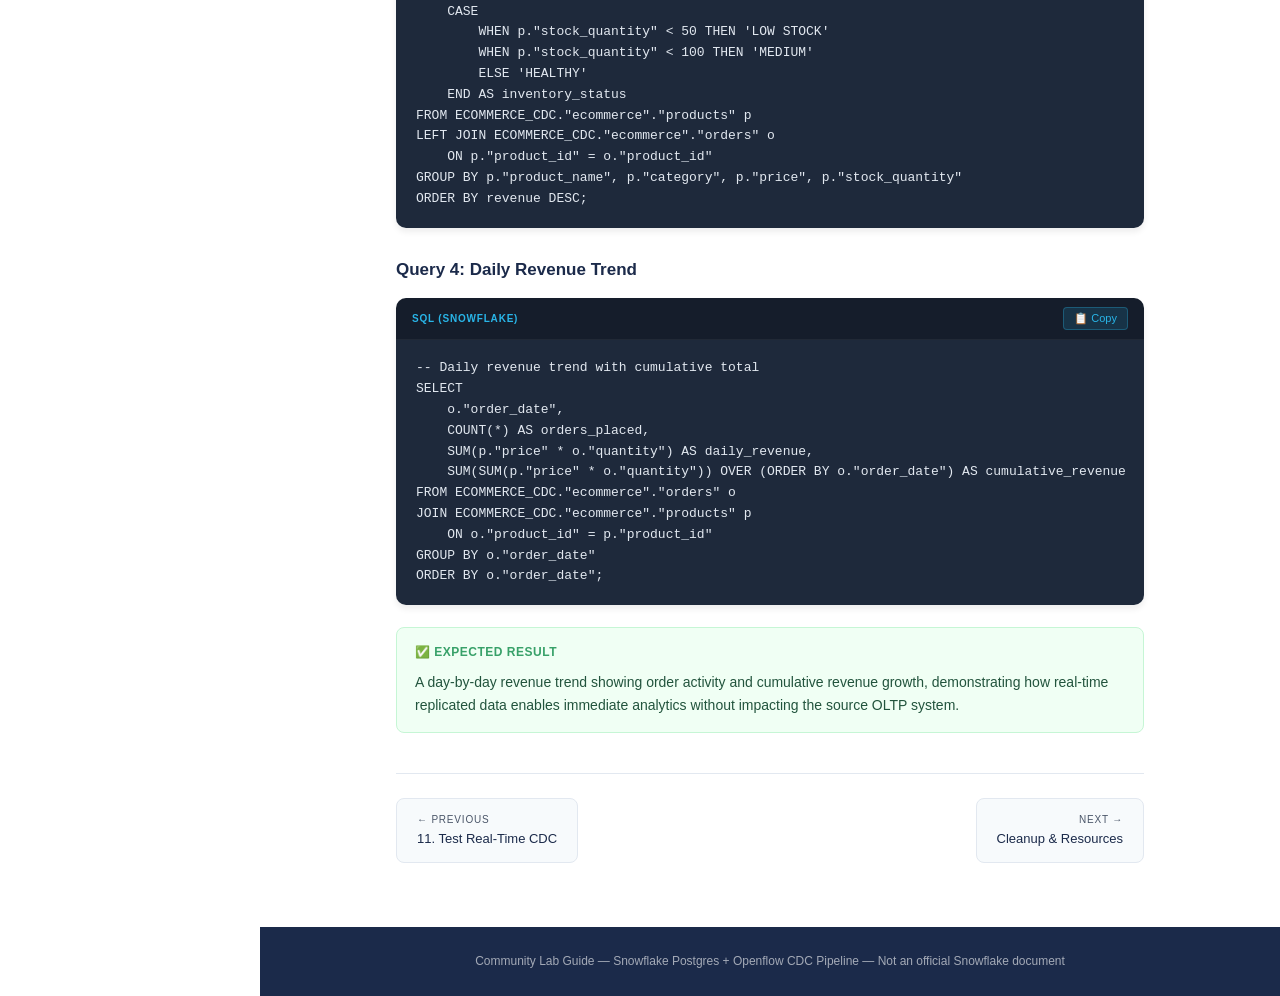
<file: pages/step12.html>
<!DOCTYPE html>
<html lang="en">
<head>
    <meta charset="UTF-8">
    <meta name="viewport" content="width=device-width, initial-scale=1.0">
    <title>Step 12: Analytics in Snowflake</title>
    <link rel="stylesheet" href="../style.css">
</head>
<body>
    <aside class="sidebar">
        <div class="sidebar-logo"><div class="sf-brand"><svg class="sf-icon" viewBox="0 0 100 100" fill="none" xmlns="http://www.w3.org/2000/svg"><line x1="50" y1="5" x2="50" y2="95" stroke="#29B5E8" stroke-width="9" stroke-linecap="round"/><line x1="5" y1="50" x2="95" y2="50" stroke="#29B5E8" stroke-width="9" stroke-linecap="round"/><line x1="19" y1="19" x2="81" y2="81" stroke="#29B5E8" stroke-width="9" stroke-linecap="round"/><line x1="81" y1="19" x2="19" y2="81" stroke="#29B5E8" stroke-width="9" stroke-linecap="round"/><circle cx="50" cy="5" r="6" fill="#29B5E8"/><circle cx="50" cy="95" r="6" fill="#29B5E8"/><circle cx="5" cy="50" r="6" fill="#29B5E8"/><circle cx="95" cy="50" r="6" fill="#29B5E8"/><circle cx="19" cy="19" r="6" fill="#29B5E8"/><circle cx="81" cy="81" r="6" fill="#29B5E8"/><circle cx="81" cy="19" r="6" fill="#29B5E8"/><circle cx="19" cy="81" r="6" fill="#29B5E8"/></svg><h2>snowflake</h2></div><h3>Community Lab Guide</h3></div>
        <nav>
            <div class="nav-section">Getting Started</div>
            <a href="../index.html">Overview</a>
            <div class="nav-section">Part 1: Snowflake Postgres</div>
            <a href="step1.html">1. Deploy Postgres Instance</a>
            <a href="step2.html">2. Connect to Postgres</a>
            <a href="step3.html">3. Create Tables &amp; Data</a>
            <a href="step4.html">4. Validate Queries</a>
            <div class="nav-section">Part 2: Configure CDC</div>
            <a href="step5.html">5. Enable Logical Replication</a>
            <a href="step6.html">6. Set Up Openflow Runtime</a>
            <a href="step7.html">7. Deploy CDC Connector</a>
            <a href="step8.html">8. Configure CDC Parameters</a>
            <a href="step9.html">9. Start the CDC Pipeline</a>
            <div class="nav-section">Part 3: Verify &amp; Explore</div>
            <a href="step10.html">10. Verify Initial Snapshot</a>
            <a href="step11.html">11. Test Real-Time CDC</a>
            <a href="step12.html" class="active">12. Analytics in Snowflake</a>
            <div class="nav-section">Wrap Up</div>
            <a href="cleanup.html">Cleanup &amp; Resources</a>
            <div class="nav-section">Reference</div>
            <a href="appendix.html">Appendix: Glossary</a>
        </nav>
    </aside>

    <div class="main-content">
        <div class="page-header">
            <div class="step-badge">12</div>
            <h1>Run Analytics on Replicated Data</h1>
            <p>Demonstrate the value of real-time data with analytical queries in Snowflake.</p>
        </div>

        <div class="content">
            <h3>Query 1: Real-Time Order Dashboard</h3>
            <div class="code-block">
                <div class="code-header">
                    <span class="code-lang">SQL (Snowflake)</span>
                    <button class="copy-btn" onclick="copyCode(this)">&#128203; Copy</button>
                </div>
                <pre><code>-- Real-time order status dashboard
SELECT
    o."status" AS order_status,
    COUNT(*) AS order_count,
    SUM(p."price" * o."quantity") AS total_revenue
FROM ECOMMERCE_CDC."ecommerce"."orders" o
JOIN ECOMMERCE_CDC."ecommerce"."products" p
    ON o."product_id" = p."product_id"
GROUP BY o."status"
ORDER BY total_revenue DESC;</code></pre>
            </div>

            <div class="expected-result">
                <div class="expected-result-header">&#9989; Expected Result</div>
                <pre><code>ORDER_STATUS | ORDER_COUNT | TOTAL_REVENUE
-------------+-------------+--------------
completed    |           6 |       601.49
shipped      |           3 |       330.49
processing   |           2 |       420.50
pending      |           1 |       110.00</code></pre>
            </div>

            <h3>Query 2: Customer Lifetime Value (CLV)</h3>
            <div class="code-block">
                <div class="code-header">
                    <span class="code-lang">SQL (Snowflake)</span>
                    <button class="copy-btn" onclick="copyCode(this)">&#128203; Copy</button>
                </div>
                <pre><code>-- Customer lifetime value analysis
SELECT
    c."first_name" || ' ' || c."last_name" AS customer_name,
    c."city",
    COUNT(o."order_id") AS total_orders,
    SUM(p."price" * o."quantity") AS lifetime_value,
    MIN(o."order_date") AS first_order,
    MAX(o."order_date") AS last_order
FROM ECOMMERCE_CDC."ecommerce"."customers" c
LEFT JOIN ECOMMERCE_CDC."ecommerce"."orders" o
    ON c."customer_id" = o."customer_id"
LEFT JOIN ECOMMERCE_CDC."ecommerce"."products" p
    ON o."product_id" = p."product_id"
GROUP BY c."first_name", c."last_name", c."city"
ORDER BY lifetime_value DESC NULLS LAST;</code></pre>
            </div>

            <h3>Query 3: Product Performance with Inventory Alerts</h3>
            <div class="code-block">
                <div class="code-header">
                    <span class="code-lang">SQL (Snowflake)</span>
                    <button class="copy-btn" onclick="copyCode(this)">&#128203; Copy</button>
                </div>
                <pre><code>-- Product performance with low stock alerts
SELECT
    p."product_name",
    p."category",
    p."price",
    p."stock_quantity",
    COALESCE(SUM(o."quantity"), 0) AS units_sold,
    COALESCE(SUM(p."price" * o."quantity"), 0) AS revenue,
    CASE
        WHEN p."stock_quantity" < 50 THEN 'LOW STOCK'
        WHEN p."stock_quantity" < 100 THEN 'MEDIUM'
        ELSE 'HEALTHY'
    END AS inventory_status
FROM ECOMMERCE_CDC."ecommerce"."products" p
LEFT JOIN ECOMMERCE_CDC."ecommerce"."orders" o
    ON p."product_id" = o."product_id"
GROUP BY p."product_name", p."category", p."price", p."stock_quantity"
ORDER BY revenue DESC;</code></pre>
            </div>

            <h3>Query 4: Daily Revenue Trend</h3>
            <div class="code-block">
                <div class="code-header">
                    <span class="code-lang">SQL (Snowflake)</span>
                    <button class="copy-btn" onclick="copyCode(this)">&#128203; Copy</button>
                </div>
                <pre><code>-- Daily revenue trend with cumulative total
SELECT
    o."order_date",
    COUNT(*) AS orders_placed,
    SUM(p."price" * o."quantity") AS daily_revenue,
    SUM(SUM(p."price" * o."quantity")) OVER (ORDER BY o."order_date") AS cumulative_revenue
FROM ECOMMERCE_CDC."ecommerce"."orders" o
JOIN ECOMMERCE_CDC."ecommerce"."products" p
    ON o."product_id" = p."product_id"
GROUP BY o."order_date"
ORDER BY o."order_date";</code></pre>
            </div>

            <div class="expected-result">
                <div class="expected-result-header">&#9989; Expected Result</div>
                <p>A day-by-day revenue trend showing order activity and cumulative revenue growth, demonstrating how real-time replicated data enables immediate analytics without impacting the source OLTP system.</p>
            </div>

            <div class="page-nav">
                <a href="step11.html"><span><span class="nav-label">&larr; Previous</span><span class="nav-title">11. Test Real-Time CDC</span></span></a>
                <a href="cleanup.html" class="next"><span><span class="nav-label">Next &rarr;</span><span class="nav-title">Cleanup &amp; Resources</span></span></a>
            </div>
        </div>
        <footer class="footer">Community Lab Guide &mdash; Snowflake Postgres + Openflow CDC Pipeline &mdash; Not an official Snowflake document</footer>
    </div>
    <script src="../script.js"></script>
</body>
</html>
</file>
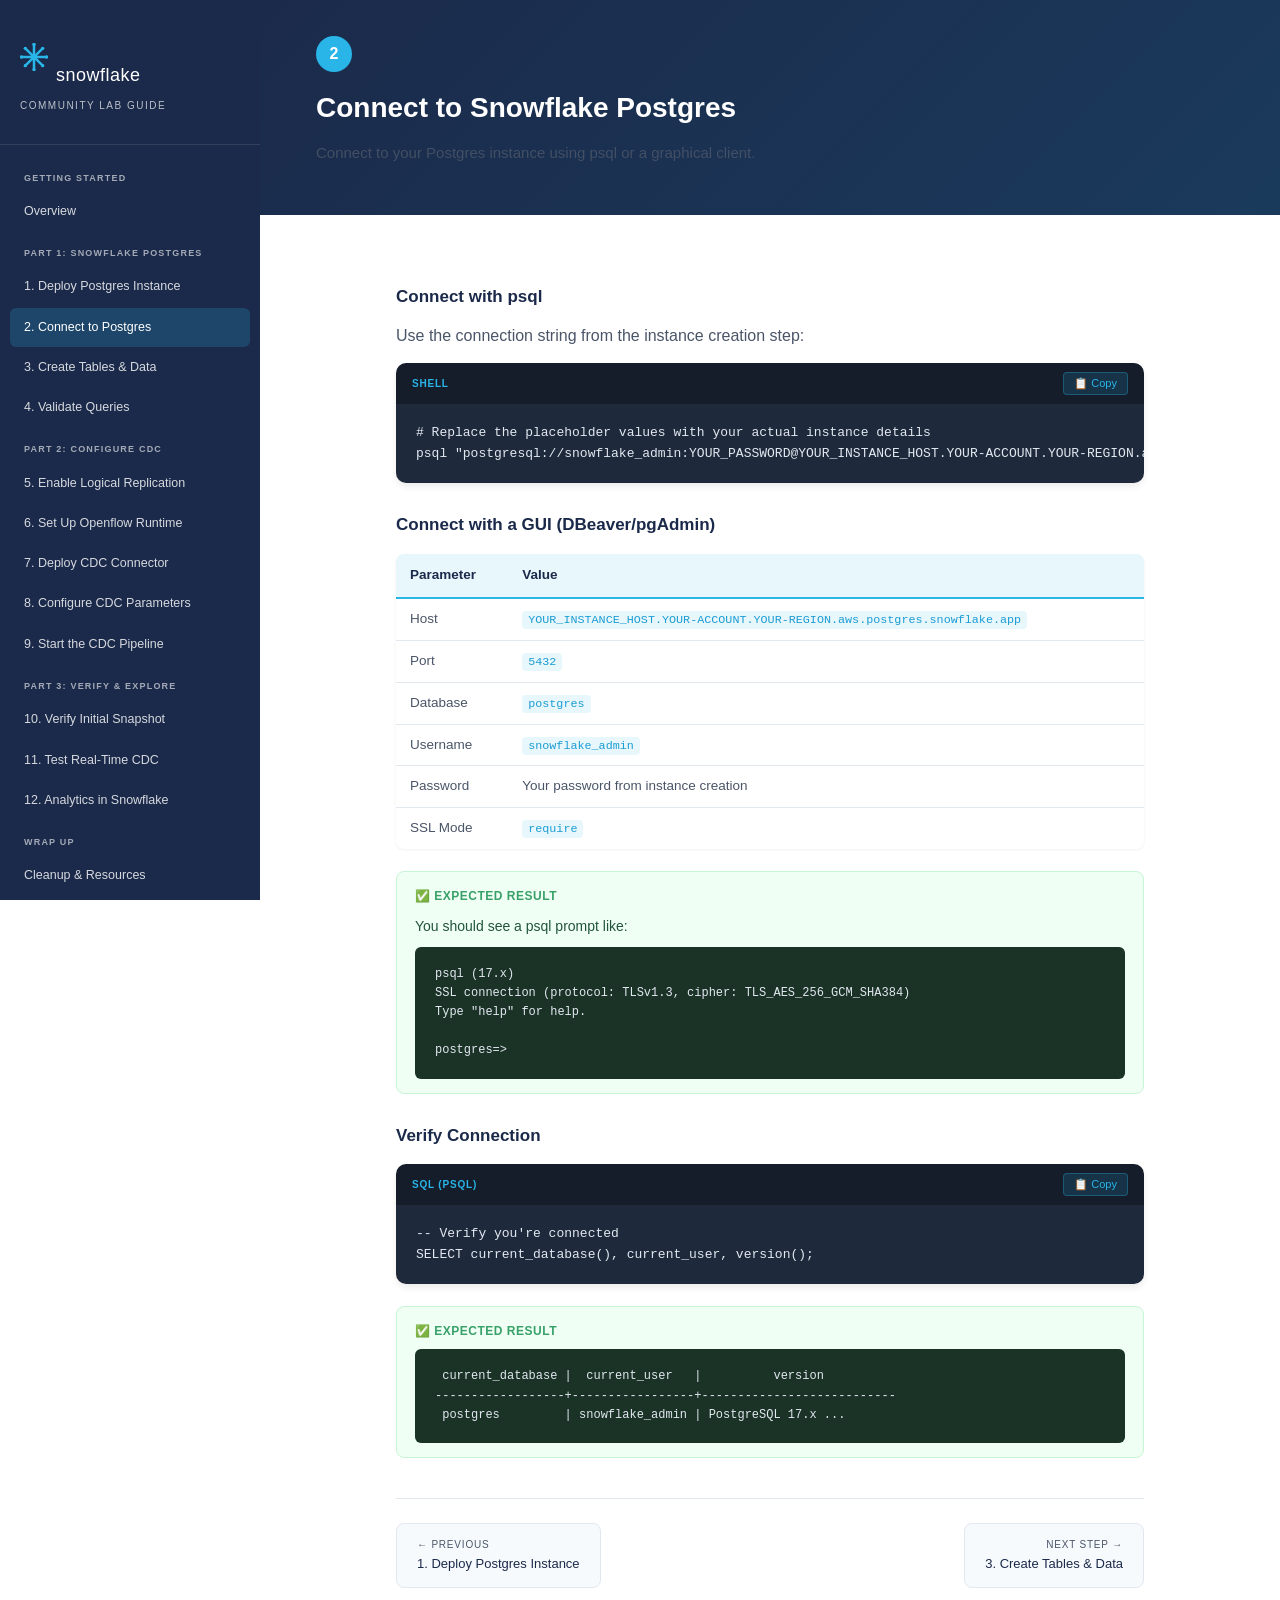
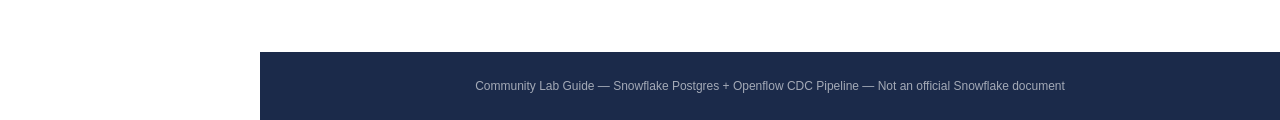
<file: pages/step2.html>
<!DOCTYPE html>
<html lang="en">
<head>
    <meta charset="UTF-8">
    <meta name="viewport" content="width=device-width, initial-scale=1.0">
    <title>Step 2: Connect to Postgres</title>
    <link rel="stylesheet" href="../style.css">
</head>
<body>
    <aside class="sidebar">
        <div class="sidebar-logo"><div class="sf-brand"><svg class="sf-icon" viewBox="0 0 100 100" fill="none" xmlns="http://www.w3.org/2000/svg"><line x1="50" y1="5" x2="50" y2="95" stroke="#29B5E8" stroke-width="9" stroke-linecap="round"/><line x1="5" y1="50" x2="95" y2="50" stroke="#29B5E8" stroke-width="9" stroke-linecap="round"/><line x1="19" y1="19" x2="81" y2="81" stroke="#29B5E8" stroke-width="9" stroke-linecap="round"/><line x1="81" y1="19" x2="19" y2="81" stroke="#29B5E8" stroke-width="9" stroke-linecap="round"/><circle cx="50" cy="5" r="6" fill="#29B5E8"/><circle cx="50" cy="95" r="6" fill="#29B5E8"/><circle cx="5" cy="50" r="6" fill="#29B5E8"/><circle cx="95" cy="50" r="6" fill="#29B5E8"/><circle cx="19" cy="19" r="6" fill="#29B5E8"/><circle cx="81" cy="81" r="6" fill="#29B5E8"/><circle cx="81" cy="19" r="6" fill="#29B5E8"/><circle cx="19" cy="81" r="6" fill="#29B5E8"/></svg><h2>snowflake</h2></div><h3>Community Lab Guide</h3></div>
        <nav>
            <div class="nav-section">Getting Started</div>
            <a href="../index.html">Overview</a>
            <div class="nav-section">Part 1: Snowflake Postgres</div>
            <a href="step1.html">1. Deploy Postgres Instance</a>
            <a href="step2.html" class="active">2. Connect to Postgres</a>
            <a href="step3.html">3. Create Tables &amp; Data</a>
            <a href="step4.html">4. Validate Queries</a>
            <div class="nav-section">Part 2: Configure CDC</div>
            <a href="step5.html">5. Enable Logical Replication</a>
            <a href="step6.html">6. Set Up Openflow Runtime</a>
            <a href="step7.html">7. Deploy CDC Connector</a>
            <a href="step8.html">8. Configure CDC Parameters</a>
            <a href="step9.html">9. Start the CDC Pipeline</a>
            <div class="nav-section">Part 3: Verify &amp; Explore</div>
            <a href="step10.html">10. Verify Initial Snapshot</a>
            <a href="step11.html">11. Test Real-Time CDC</a>
            <a href="step12.html">12. Analytics in Snowflake</a>
            <div class="nav-section">Wrap Up</div>
            <a href="cleanup.html">Cleanup &amp; Resources</a>
            <div class="nav-section">Reference</div>
            <a href="appendix.html">Appendix: Glossary</a>
        </nav>
    </aside>

    <div class="main-content">
        <div class="page-header">
            <div class="step-badge">2</div>
            <h1>Connect to Snowflake Postgres</h1>
            <p>Connect to your Postgres instance using psql or a graphical client.</p>
        </div>

        <div class="content">
            <h3>Connect with psql</h3>
            <p>Use the connection string from the instance creation step:</p>

            <div class="code-block">
                <div class="code-header">
                    <span class="code-lang">Shell</span>
                    <button class="copy-btn" onclick="copyCode(this)">&#128203; Copy</button>
                </div>
                <pre><code># Replace the placeholder values with your actual instance details
psql "postgresql://snowflake_admin:YOUR_PASSWORD@YOUR_INSTANCE_HOST.YOUR-ACCOUNT.YOUR-REGION.aws.postgres.snowflake.app:5432/postgres?sslmode=require"</code></pre>
            </div>

            <h3>Connect with a GUI (DBeaver/pgAdmin)</h3>
            <table>
                <thead><tr><th>Parameter</th><th>Value</th></tr></thead>
                <tbody>
                    <tr><td>Host</td><td><code>YOUR_INSTANCE_HOST.YOUR-ACCOUNT.YOUR-REGION.aws.postgres.snowflake.app</code></td></tr>
                    <tr><td>Port</td><td><code>5432</code></td></tr>
                    <tr><td>Database</td><td><code>postgres</code></td></tr>
                    <tr><td>Username</td><td><code>snowflake_admin</code></td></tr>
                    <tr><td>Password</td><td>Your password from instance creation</td></tr>
                    <tr><td>SSL Mode</td><td><code>require</code></td></tr>
                </tbody>
            </table>

            <div class="expected-result">
                <div class="expected-result-header">&#9989; Expected Result</div>
                <p>You should see a psql prompt like:</p>
                <pre><code>psql (17.x)
SSL connection (protocol: TLSv1.3, cipher: TLS_AES_256_GCM_SHA384)
Type "help" for help.

postgres=></code></pre>
            </div>

            <h3>Verify Connection</h3>
            <div class="code-block">
                <div class="code-header">
                    <span class="code-lang">SQL (psql)</span>
                    <button class="copy-btn" onclick="copyCode(this)">&#128203; Copy</button>
                </div>
                <pre><code>-- Verify you're connected
SELECT current_database(), current_user, version();</code></pre>
            </div>

            <div class="expected-result">
                <div class="expected-result-header">&#9989; Expected Result</div>
                <pre><code> current_database |  current_user   |          version
------------------+-----------------+---------------------------
 postgres         | snowflake_admin | PostgreSQL 17.x ...</code></pre>
            </div>

            <div class="page-nav">
                <a href="step1.html"><span><span class="nav-label">&larr; Previous</span><span class="nav-title">1. Deploy Postgres Instance</span></span></a>
                <a href="step3.html" class="next"><span><span class="nav-label">Next Step &rarr;</span><span class="nav-title">3. Create Tables & Data</span></span></a>
            </div>
        </div>
        <footer class="footer">Community Lab Guide &mdash; Snowflake Postgres + Openflow CDC Pipeline &mdash; Not an official Snowflake document</footer>
    </div>
    <script src="../script.js"></script>
</body>
</html>
</file>
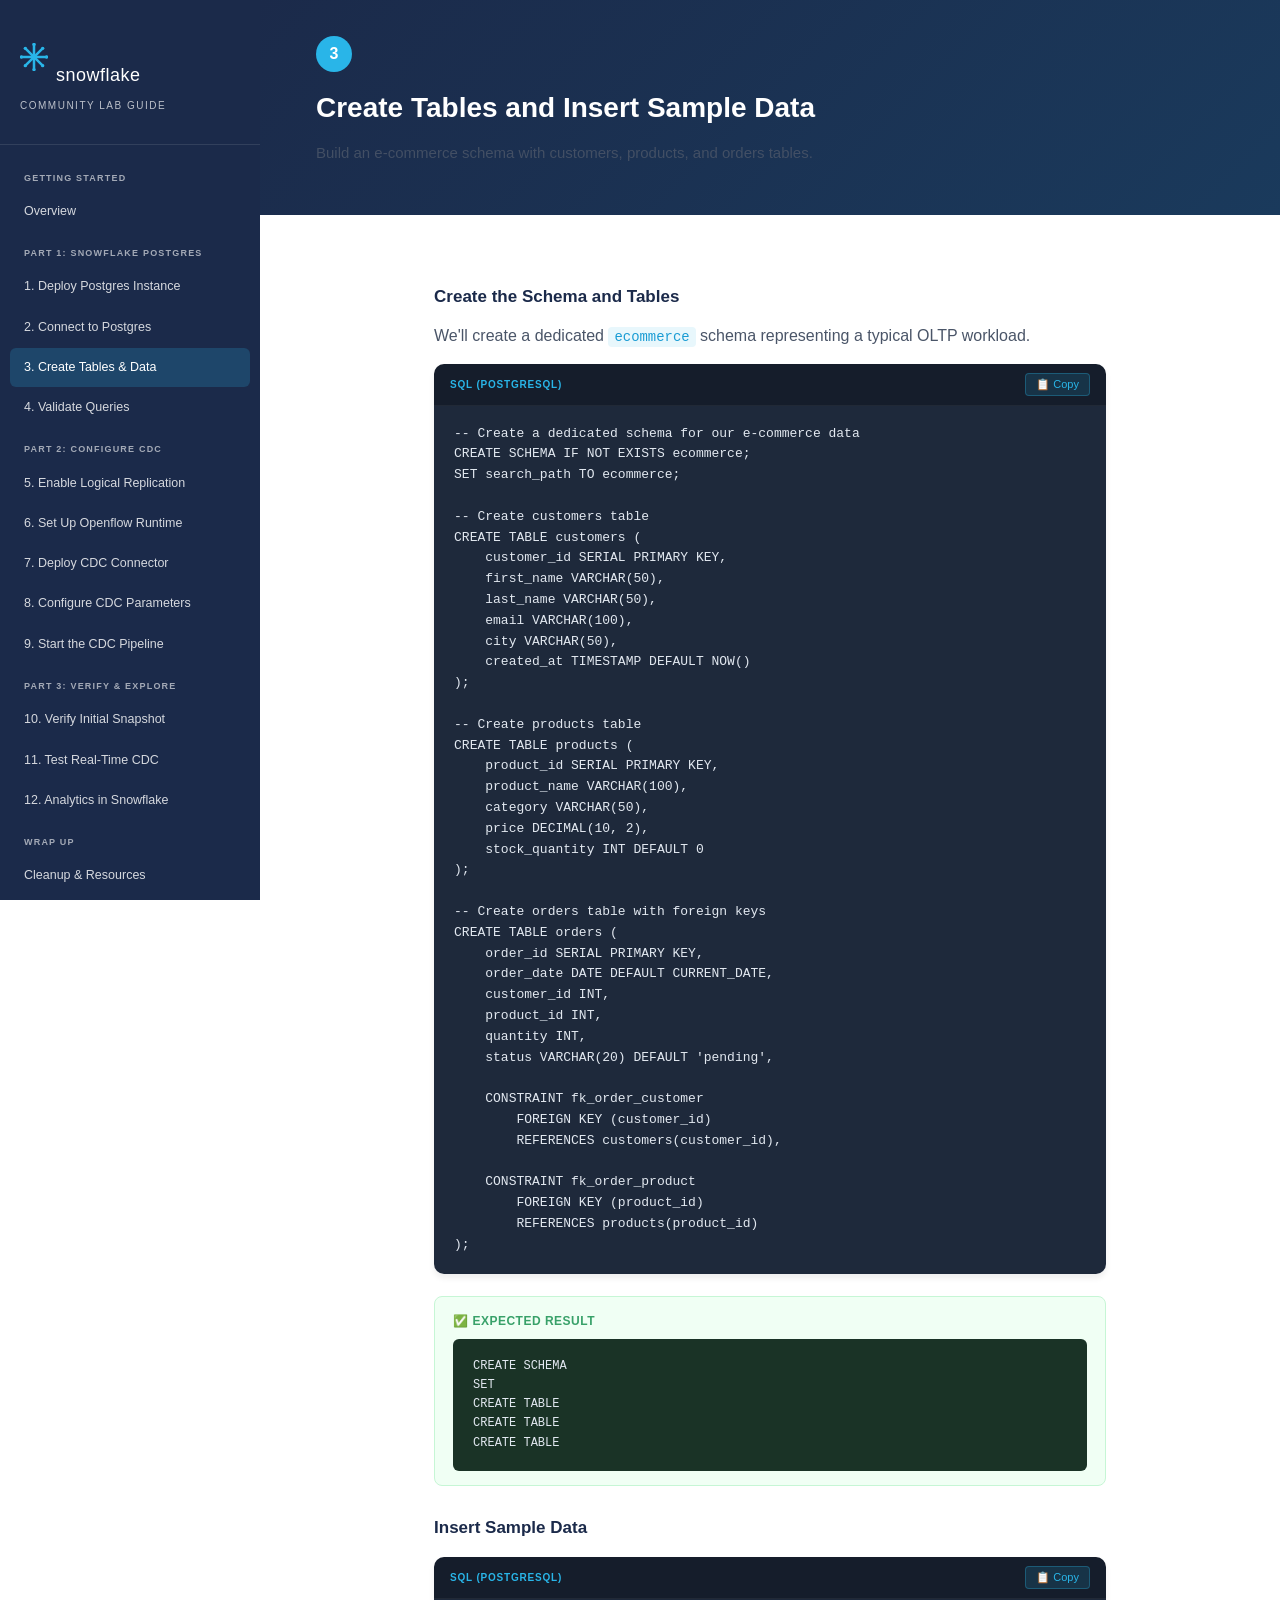
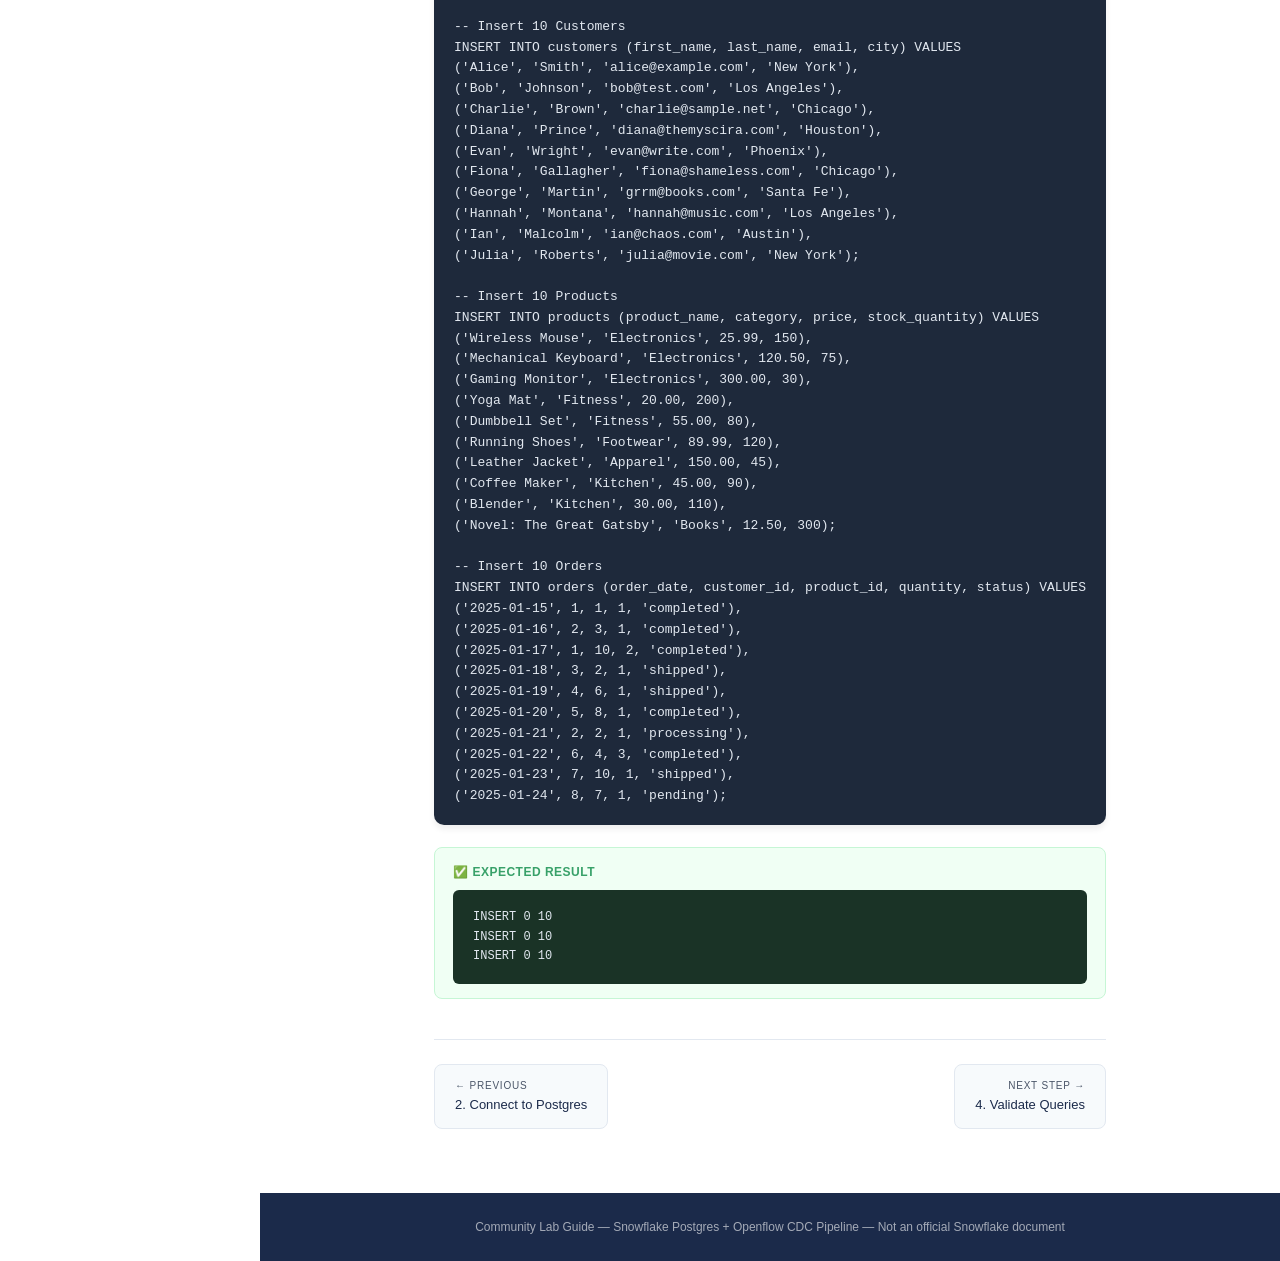
<file: pages/step3.html>
<!DOCTYPE html>
<html lang="en">
<head>
    <meta charset="UTF-8">
    <meta name="viewport" content="width=device-width, initial-scale=1.0">
    <title>Step 3: Create Tables & Data</title>
    <link rel="stylesheet" href="../style.css">
</head>
<body>
    <aside class="sidebar">
        <div class="sidebar-logo"><div class="sf-brand"><svg class="sf-icon" viewBox="0 0 100 100" fill="none" xmlns="http://www.w3.org/2000/svg"><line x1="50" y1="5" x2="50" y2="95" stroke="#29B5E8" stroke-width="9" stroke-linecap="round"/><line x1="5" y1="50" x2="95" y2="50" stroke="#29B5E8" stroke-width="9" stroke-linecap="round"/><line x1="19" y1="19" x2="81" y2="81" stroke="#29B5E8" stroke-width="9" stroke-linecap="round"/><line x1="81" y1="19" x2="19" y2="81" stroke="#29B5E8" stroke-width="9" stroke-linecap="round"/><circle cx="50" cy="5" r="6" fill="#29B5E8"/><circle cx="50" cy="95" r="6" fill="#29B5E8"/><circle cx="5" cy="50" r="6" fill="#29B5E8"/><circle cx="95" cy="50" r="6" fill="#29B5E8"/><circle cx="19" cy="19" r="6" fill="#29B5E8"/><circle cx="81" cy="81" r="6" fill="#29B5E8"/><circle cx="81" cy="19" r="6" fill="#29B5E8"/><circle cx="19" cy="81" r="6" fill="#29B5E8"/></svg><h2>snowflake</h2></div><h3>Community Lab Guide</h3></div>
        <nav>
            <div class="nav-section">Getting Started</div>
            <a href="../index.html">Overview</a>
            <div class="nav-section">Part 1: Snowflake Postgres</div>
            <a href="step1.html">1. Deploy Postgres Instance</a>
            <a href="step2.html">2. Connect to Postgres</a>
            <a href="step3.html" class="active">3. Create Tables &amp; Data</a>
            <a href="step4.html">4. Validate Queries</a>
            <div class="nav-section">Part 2: Configure CDC</div>
            <a href="step5.html">5. Enable Logical Replication</a>
            <a href="step6.html">6. Set Up Openflow Runtime</a>
            <a href="step7.html">7. Deploy CDC Connector</a>
            <a href="step8.html">8. Configure CDC Parameters</a>
            <a href="step9.html">9. Start the CDC Pipeline</a>
            <div class="nav-section">Part 3: Verify &amp; Explore</div>
            <a href="step10.html">10. Verify Initial Snapshot</a>
            <a href="step11.html">11. Test Real-Time CDC</a>
            <a href="step12.html">12. Analytics in Snowflake</a>
            <div class="nav-section">Wrap Up</div>
            <a href="cleanup.html">Cleanup &amp; Resources</a>
            <div class="nav-section">Reference</div>
            <a href="appendix.html">Appendix: Glossary</a>
        </nav>
    </aside>

    <div class="main-content">
        <div class="page-header">
            <div class="step-badge">3</div>
            <h1>Create Tables and Insert Sample Data</h1>
            <p>Build an e-commerce schema with customers, products, and orders tables.</p>
        </div>

        <div class="content">
            <h3>Create the Schema and Tables</h3>
            <p>We'll create a dedicated <code>ecommerce</code> schema representing a typical OLTP workload.</p>

            <div class="code-block">
                <div class="code-header">
                    <span class="code-lang">SQL (PostgreSQL)</span>
                    <button class="copy-btn" onclick="copyCode(this)">&#128203; Copy</button>
                </div>
                <pre><code>-- Create a dedicated schema for our e-commerce data
CREATE SCHEMA IF NOT EXISTS ecommerce;
SET search_path TO ecommerce;

-- Create customers table
CREATE TABLE customers (
    customer_id SERIAL PRIMARY KEY,
    first_name VARCHAR(50),
    last_name VARCHAR(50),
    email VARCHAR(100),
    city VARCHAR(50),
    created_at TIMESTAMP DEFAULT NOW()
);

-- Create products table
CREATE TABLE products (
    product_id SERIAL PRIMARY KEY,
    product_name VARCHAR(100),
    category VARCHAR(50),
    price DECIMAL(10, 2),
    stock_quantity INT DEFAULT 0
);

-- Create orders table with foreign keys
CREATE TABLE orders (
    order_id SERIAL PRIMARY KEY,
    order_date DATE DEFAULT CURRENT_DATE,
    customer_id INT,
    product_id INT,
    quantity INT,
    status VARCHAR(20) DEFAULT 'pending',

    CONSTRAINT fk_order_customer
        FOREIGN KEY (customer_id)
        REFERENCES customers(customer_id),

    CONSTRAINT fk_order_product
        FOREIGN KEY (product_id)
        REFERENCES products(product_id)
);</code></pre>
            </div>

            <div class="expected-result">
                <div class="expected-result-header">&#9989; Expected Result</div>
                <pre><code>CREATE SCHEMA
SET
CREATE TABLE
CREATE TABLE
CREATE TABLE</code></pre>
            </div>

            <h3>Insert Sample Data</h3>
            <div class="code-block">
                <div class="code-header">
                    <span class="code-lang">SQL (PostgreSQL)</span>
                    <button class="copy-btn" onclick="copyCode(this)">&#128203; Copy</button>
                </div>
                <pre><code>-- Insert 10 Customers
INSERT INTO customers (first_name, last_name, email, city) VALUES
('Alice', 'Smith', 'alice@example.com', 'New York'),
('Bob', 'Johnson', 'bob@test.com', 'Los Angeles'),
('Charlie', 'Brown', 'charlie@sample.net', 'Chicago'),
('Diana', 'Prince', 'diana@themyscira.com', 'Houston'),
('Evan', 'Wright', 'evan@write.com', 'Phoenix'),
('Fiona', 'Gallagher', 'fiona@shameless.com', 'Chicago'),
('George', 'Martin', 'grrm@books.com', 'Santa Fe'),
('Hannah', 'Montana', 'hannah@music.com', 'Los Angeles'),
('Ian', 'Malcolm', 'ian@chaos.com', 'Austin'),
('Julia', 'Roberts', 'julia@movie.com', 'New York');

-- Insert 10 Products
INSERT INTO products (product_name, category, price, stock_quantity) VALUES
('Wireless Mouse', 'Electronics', 25.99, 150),
('Mechanical Keyboard', 'Electronics', 120.50, 75),
('Gaming Monitor', 'Electronics', 300.00, 30),
('Yoga Mat', 'Fitness', 20.00, 200),
('Dumbbell Set', 'Fitness', 55.00, 80),
('Running Shoes', 'Footwear', 89.99, 120),
('Leather Jacket', 'Apparel', 150.00, 45),
('Coffee Maker', 'Kitchen', 45.00, 90),
('Blender', 'Kitchen', 30.00, 110),
('Novel: The Great Gatsby', 'Books', 12.50, 300);

-- Insert 10 Orders
INSERT INTO orders (order_date, customer_id, product_id, quantity, status) VALUES
('2025-01-15', 1, 1, 1, 'completed'),
('2025-01-16', 2, 3, 1, 'completed'),
('2025-01-17', 1, 10, 2, 'completed'),
('2025-01-18', 3, 2, 1, 'shipped'),
('2025-01-19', 4, 6, 1, 'shipped'),
('2025-01-20', 5, 8, 1, 'completed'),
('2025-01-21', 2, 2, 1, 'processing'),
('2025-01-22', 6, 4, 3, 'completed'),
('2025-01-23', 7, 10, 1, 'shipped'),
('2025-01-24', 8, 7, 1, 'pending');</code></pre>
            </div>

            <div class="expected-result">
                <div class="expected-result-header">&#9989; Expected Result</div>
                <pre><code>INSERT 0 10
INSERT 0 10
INSERT 0 10</code></pre>
            </div>

            <div class="page-nav">
                <a href="step2.html"><span><span class="nav-label">&larr; Previous</span><span class="nav-title">2. Connect to Postgres</span></span></a>
                <a href="step4.html" class="next"><span><span class="nav-label">Next Step &rarr;</span><span class="nav-title">4. Validate Queries</span></span></a>
            </div>
        </div>
        <footer class="footer">Community Lab Guide &mdash; Snowflake Postgres + Openflow CDC Pipeline &mdash; Not an official Snowflake document</footer>
    </div>
    <script src="../script.js"></script>
</body>
</html>
</file>
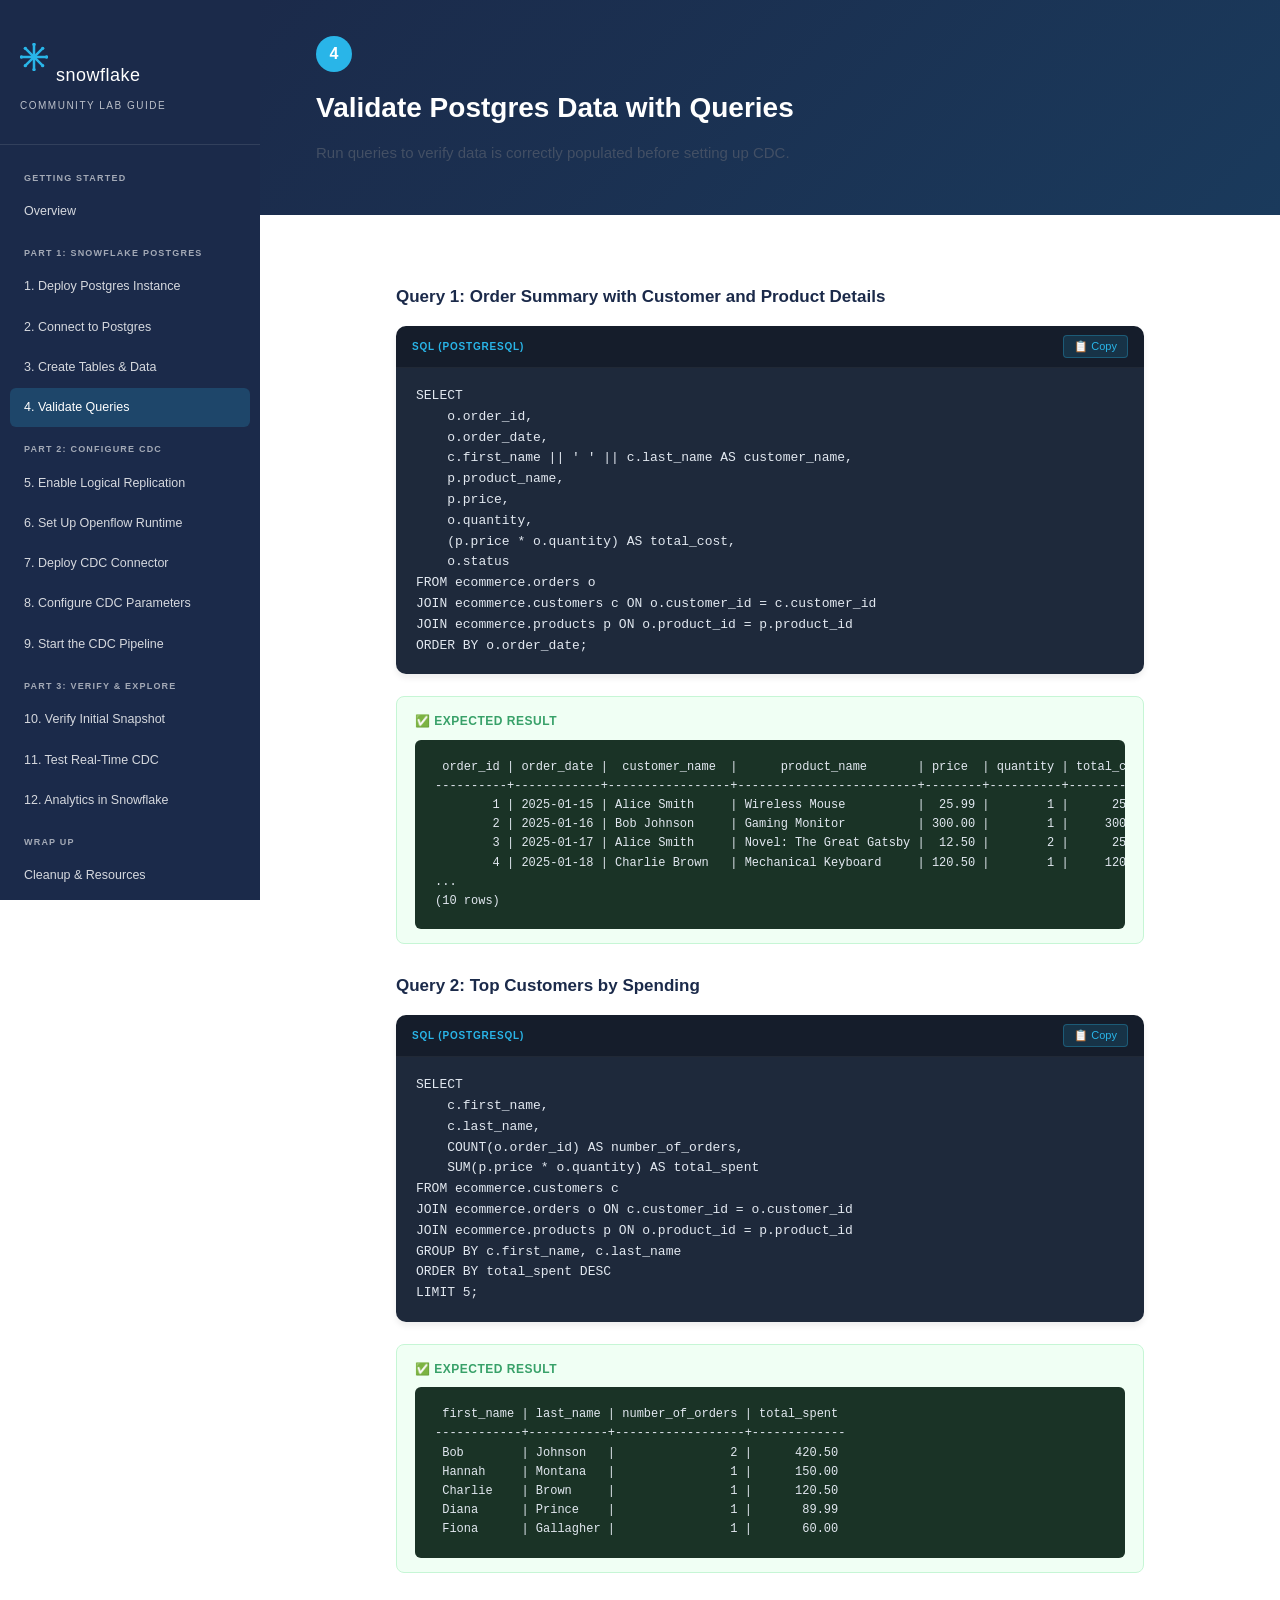
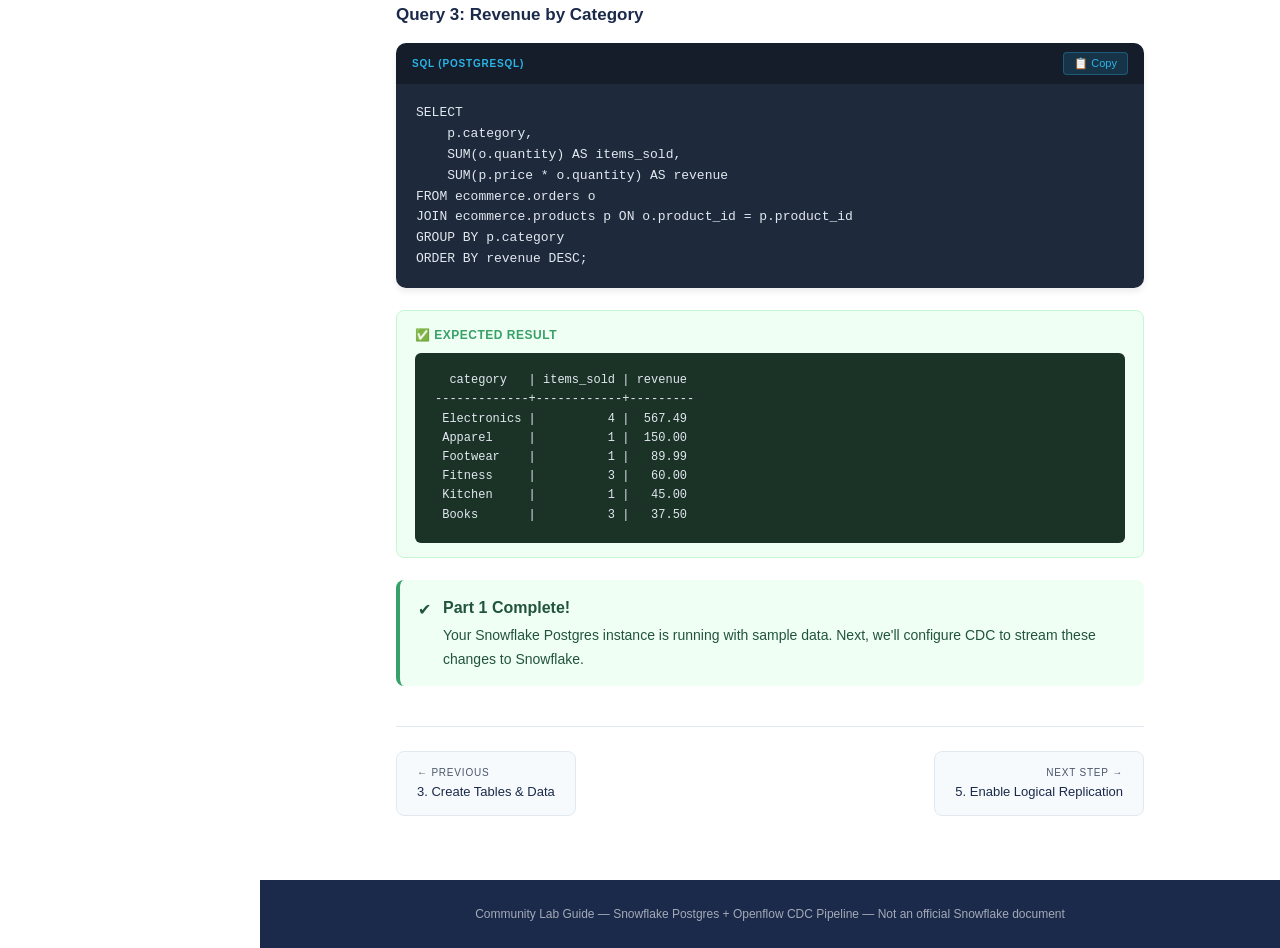
<file: pages/step4.html>
<!DOCTYPE html>
<html lang="en">
<head>
    <meta charset="UTF-8">
    <meta name="viewport" content="width=device-width, initial-scale=1.0">
    <title>Step 4: Validate Queries</title>
    <link rel="stylesheet" href="../style.css">
</head>
<body>
    <aside class="sidebar">
        <div class="sidebar-logo"><div class="sf-brand"><svg class="sf-icon" viewBox="0 0 100 100" fill="none" xmlns="http://www.w3.org/2000/svg"><line x1="50" y1="5" x2="50" y2="95" stroke="#29B5E8" stroke-width="9" stroke-linecap="round"/><line x1="5" y1="50" x2="95" y2="50" stroke="#29B5E8" stroke-width="9" stroke-linecap="round"/><line x1="19" y1="19" x2="81" y2="81" stroke="#29B5E8" stroke-width="9" stroke-linecap="round"/><line x1="81" y1="19" x2="19" y2="81" stroke="#29B5E8" stroke-width="9" stroke-linecap="round"/><circle cx="50" cy="5" r="6" fill="#29B5E8"/><circle cx="50" cy="95" r="6" fill="#29B5E8"/><circle cx="5" cy="50" r="6" fill="#29B5E8"/><circle cx="95" cy="50" r="6" fill="#29B5E8"/><circle cx="19" cy="19" r="6" fill="#29B5E8"/><circle cx="81" cy="81" r="6" fill="#29B5E8"/><circle cx="81" cy="19" r="6" fill="#29B5E8"/><circle cx="19" cy="81" r="6" fill="#29B5E8"/></svg><h2>snowflake</h2></div><h3>Community Lab Guide</h3></div>
        <nav>
            <div class="nav-section">Getting Started</div>
            <a href="../index.html">Overview</a>
            <div class="nav-section">Part 1: Snowflake Postgres</div>
            <a href="step1.html">1. Deploy Postgres Instance</a>
            <a href="step2.html">2. Connect to Postgres</a>
            <a href="step3.html">3. Create Tables &amp; Data</a>
            <a href="step4.html" class="active">4. Validate Queries</a>
            <div class="nav-section">Part 2: Configure CDC</div>
            <a href="step5.html">5. Enable Logical Replication</a>
            <a href="step6.html">6. Set Up Openflow Runtime</a>
            <a href="step7.html">7. Deploy CDC Connector</a>
            <a href="step8.html">8. Configure CDC Parameters</a>
            <a href="step9.html">9. Start the CDC Pipeline</a>
            <div class="nav-section">Part 3: Verify &amp; Explore</div>
            <a href="step10.html">10. Verify Initial Snapshot</a>
            <a href="step11.html">11. Test Real-Time CDC</a>
            <a href="step12.html">12. Analytics in Snowflake</a>
            <div class="nav-section">Wrap Up</div>
            <a href="cleanup.html">Cleanup &amp; Resources</a>
            <div class="nav-section">Reference</div>
            <a href="appendix.html">Appendix: Glossary</a>
        </nav>
    </aside>

    <div class="main-content">
        <div class="page-header">
            <div class="step-badge">4</div>
            <h1>Validate Postgres Data with Queries</h1>
            <p>Run queries to verify data is correctly populated before setting up CDC.</p>
        </div>

        <div class="content">
            <h3>Query 1: Order Summary with Customer and Product Details</h3>
            <div class="code-block">
                <div class="code-header">
                    <span class="code-lang">SQL (PostgreSQL)</span>
                    <button class="copy-btn" onclick="copyCode(this)">&#128203; Copy</button>
                </div>
                <pre><code>SELECT
    o.order_id,
    o.order_date,
    c.first_name || ' ' || c.last_name AS customer_name,
    p.product_name,
    p.price,
    o.quantity,
    (p.price * o.quantity) AS total_cost,
    o.status
FROM ecommerce.orders o
JOIN ecommerce.customers c ON o.customer_id = c.customer_id
JOIN ecommerce.products p ON o.product_id = p.product_id
ORDER BY o.order_date;</code></pre>
            </div>

            <div class="expected-result">
                <div class="expected-result-header">&#9989; Expected Result</div>
                <pre><code> order_id | order_date |  customer_name  |      product_name       | price  | quantity | total_cost |  status
----------+------------+-----------------+-------------------------+--------+----------+------------+-----------
        1 | 2025-01-15 | Alice Smith     | Wireless Mouse          |  25.99 |        1 |      25.99 | completed
        2 | 2025-01-16 | Bob Johnson     | Gaming Monitor          | 300.00 |        1 |     300.00 | completed
        3 | 2025-01-17 | Alice Smith     | Novel: The Great Gatsby |  12.50 |        2 |      25.00 | completed
        4 | 2025-01-18 | Charlie Brown   | Mechanical Keyboard     | 120.50 |        1 |     120.50 | shipped
...
(10 rows)</code></pre>
            </div>

            <h3>Query 2: Top Customers by Spending</h3>
            <div class="code-block">
                <div class="code-header">
                    <span class="code-lang">SQL (PostgreSQL)</span>
                    <button class="copy-btn" onclick="copyCode(this)">&#128203; Copy</button>
                </div>
                <pre><code>SELECT
    c.first_name,
    c.last_name,
    COUNT(o.order_id) AS number_of_orders,
    SUM(p.price * o.quantity) AS total_spent
FROM ecommerce.customers c
JOIN ecommerce.orders o ON c.customer_id = o.customer_id
JOIN ecommerce.products p ON o.product_id = p.product_id
GROUP BY c.first_name, c.last_name
ORDER BY total_spent DESC
LIMIT 5;</code></pre>
            </div>

            <div class="expected-result">
                <div class="expected-result-header">&#9989; Expected Result</div>
                <pre><code> first_name | last_name | number_of_orders | total_spent
------------+-----------+------------------+-------------
 Bob        | Johnson   |                2 |      420.50
 Hannah     | Montana   |                1 |      150.00
 Charlie    | Brown     |                1 |      120.50
 Diana      | Prince    |                1 |       89.99
 Fiona      | Gallagher |                1 |       60.00</code></pre>
            </div>

            <h3>Query 3: Revenue by Category</h3>
            <div class="code-block">
                <div class="code-header">
                    <span class="code-lang">SQL (PostgreSQL)</span>
                    <button class="copy-btn" onclick="copyCode(this)">&#128203; Copy</button>
                </div>
                <pre><code>SELECT
    p.category,
    SUM(o.quantity) AS items_sold,
    SUM(p.price * o.quantity) AS revenue
FROM ecommerce.orders o
JOIN ecommerce.products p ON o.product_id = p.product_id
GROUP BY p.category
ORDER BY revenue DESC;</code></pre>
            </div>

            <div class="expected-result">
                <div class="expected-result-header">&#9989; Expected Result</div>
                <pre><code>  category   | items_sold | revenue
-------------+------------+---------
 Electronics |          4 |  567.49
 Apparel     |          1 |  150.00
 Footwear    |          1 |   89.99
 Fitness     |          3 |   60.00
 Kitchen     |          1 |   45.00
 Books       |          3 |   37.50</code></pre>
            </div>

            <div class="callout success">
                <span class="callout-icon">&#10004;</span>
                <div class="callout-content">
                    <strong>Part 1 Complete!</strong>
                    <p>Your Snowflake Postgres instance is running with sample data. Next, we'll configure CDC to stream these changes to Snowflake.</p>
                </div>
            </div>

            <div class="page-nav">
                <a href="step3.html"><span><span class="nav-label">&larr; Previous</span><span class="nav-title">3. Create Tables & Data</span></span></a>
                <a href="step5.html" class="next"><span><span class="nav-label">Next Step &rarr;</span><span class="nav-title">5. Enable Logical Replication</span></span></a>
            </div>
        </div>
        <footer class="footer">Community Lab Guide &mdash; Snowflake Postgres + Openflow CDC Pipeline &mdash; Not an official Snowflake document</footer>
    </div>
    <script src="../script.js"></script>
</body>
</html>
</file>
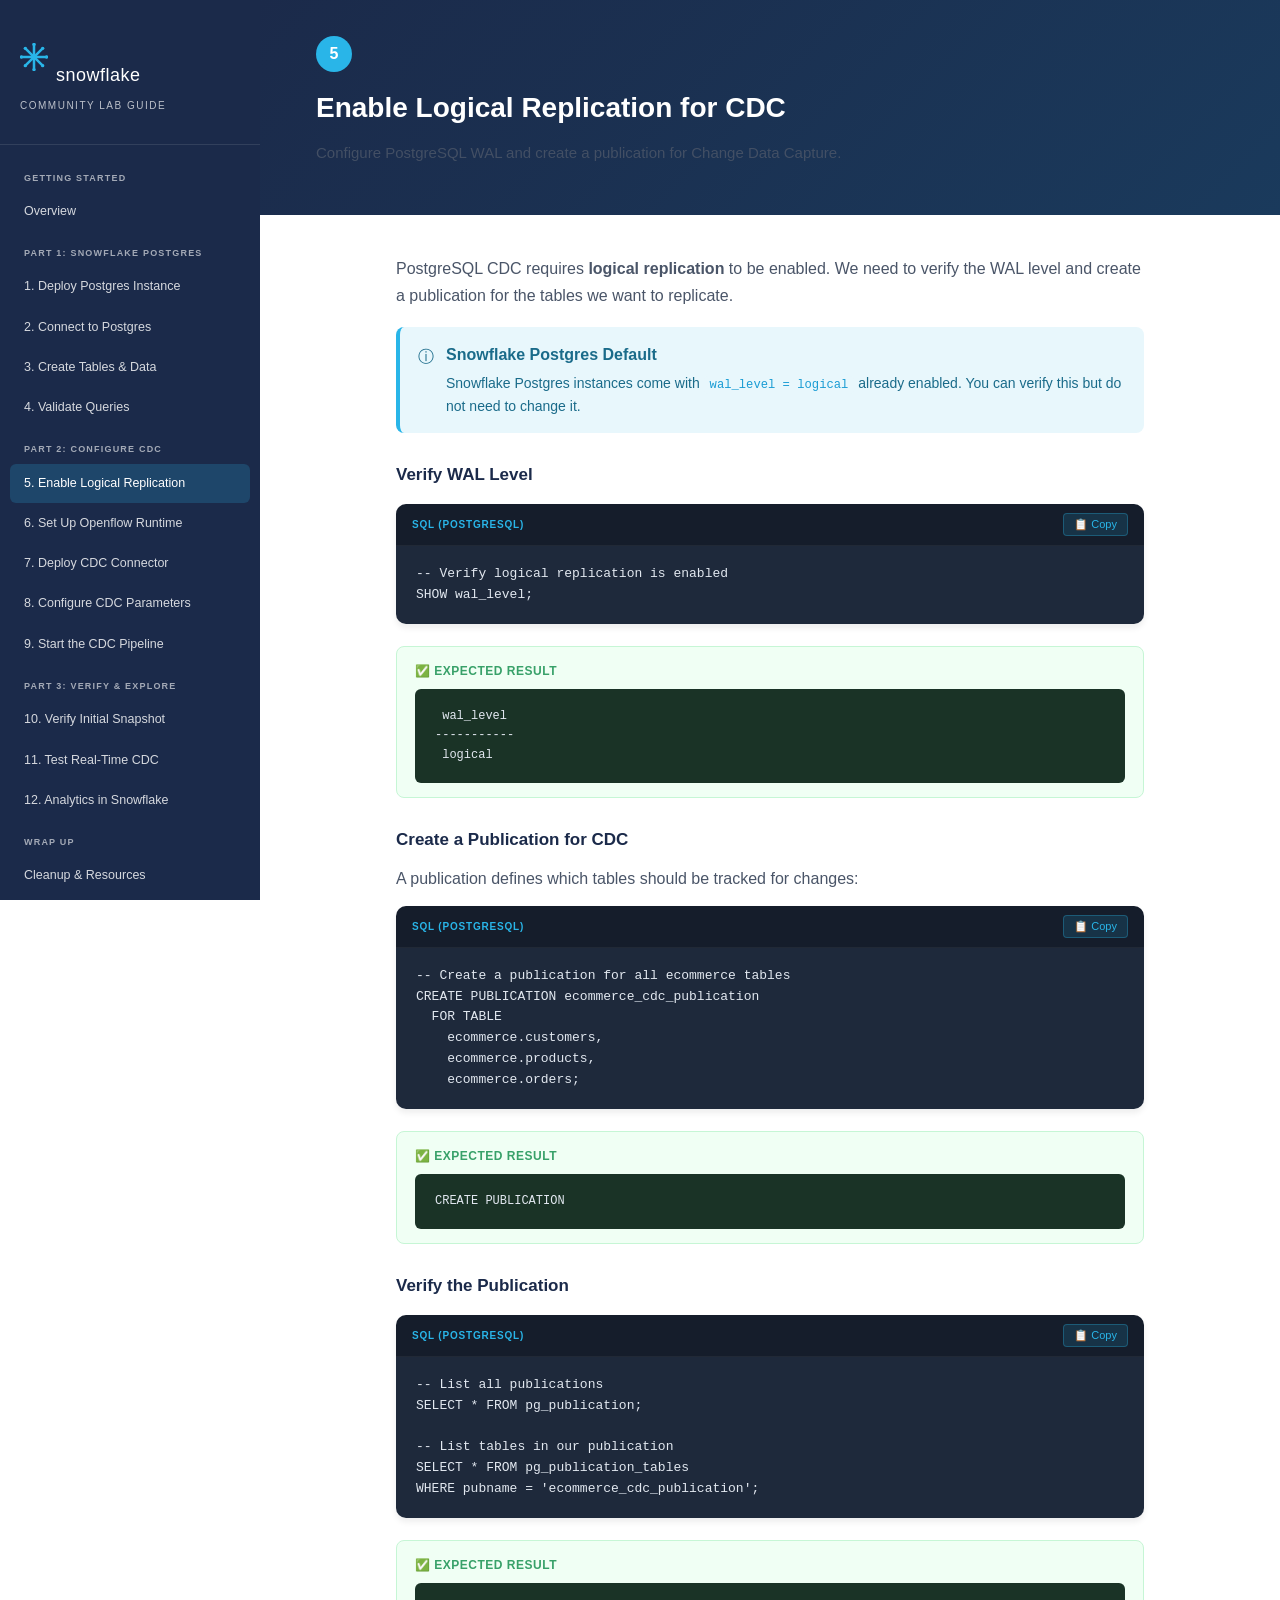
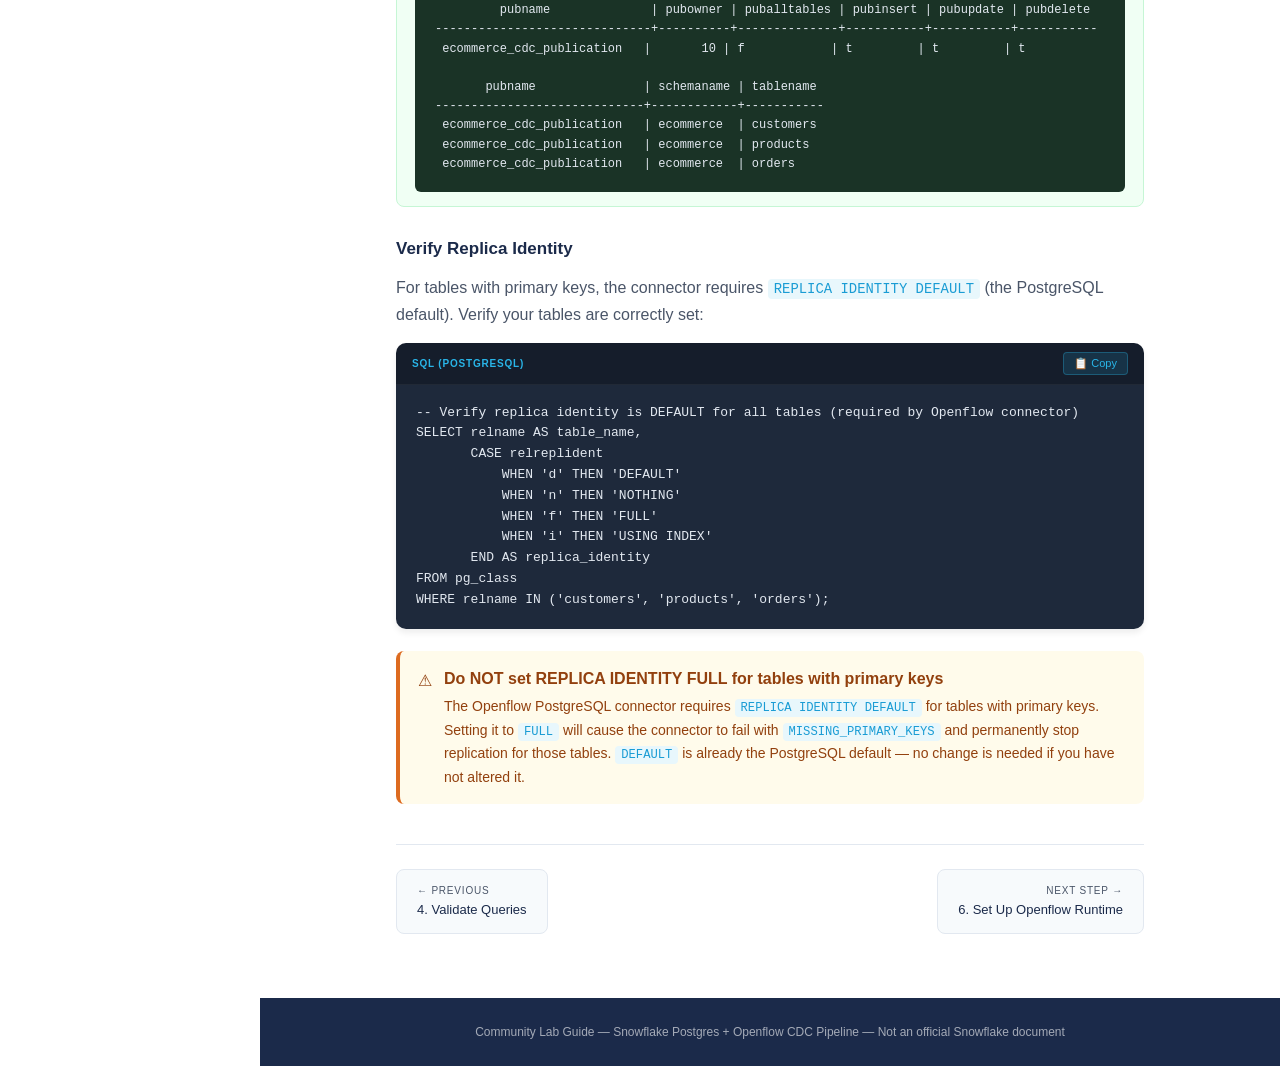
<file: pages/step5.html>
<!DOCTYPE html>
<html lang="en">
<head>
    <meta charset="UTF-8">
    <meta name="viewport" content="width=device-width, initial-scale=1.0">
    <title>Step 5: Enable Logical Replication</title>
    <link rel="stylesheet" href="../style.css">
</head>
<body>
    <aside class="sidebar">
        <div class="sidebar-logo"><div class="sf-brand"><svg class="sf-icon" viewBox="0 0 100 100" fill="none" xmlns="http://www.w3.org/2000/svg"><line x1="50" y1="5" x2="50" y2="95" stroke="#29B5E8" stroke-width="9" stroke-linecap="round"/><line x1="5" y1="50" x2="95" y2="50" stroke="#29B5E8" stroke-width="9" stroke-linecap="round"/><line x1="19" y1="19" x2="81" y2="81" stroke="#29B5E8" stroke-width="9" stroke-linecap="round"/><line x1="81" y1="19" x2="19" y2="81" stroke="#29B5E8" stroke-width="9" stroke-linecap="round"/><circle cx="50" cy="5" r="6" fill="#29B5E8"/><circle cx="50" cy="95" r="6" fill="#29B5E8"/><circle cx="5" cy="50" r="6" fill="#29B5E8"/><circle cx="95" cy="50" r="6" fill="#29B5E8"/><circle cx="19" cy="19" r="6" fill="#29B5E8"/><circle cx="81" cy="81" r="6" fill="#29B5E8"/><circle cx="81" cy="19" r="6" fill="#29B5E8"/><circle cx="19" cy="81" r="6" fill="#29B5E8"/></svg><h2>snowflake</h2></div><h3>Community Lab Guide</h3></div>
        <nav>
            <div class="nav-section">Getting Started</div>
            <a href="../index.html">Overview</a>
            <div class="nav-section">Part 1: Snowflake Postgres</div>
            <a href="step1.html">1. Deploy Postgres Instance</a>
            <a href="step2.html">2. Connect to Postgres</a>
            <a href="step3.html">3. Create Tables &amp; Data</a>
            <a href="step4.html">4. Validate Queries</a>
            <div class="nav-section">Part 2: Configure CDC</div>
            <a href="step5.html" class="active">5. Enable Logical Replication</a>
            <a href="step6.html">6. Set Up Openflow Runtime</a>
            <a href="step7.html">7. Deploy CDC Connector</a>
            <a href="step8.html">8. Configure CDC Parameters</a>
            <a href="step9.html">9. Start the CDC Pipeline</a>
            <div class="nav-section">Part 3: Verify &amp; Explore</div>
            <a href="step10.html">10. Verify Initial Snapshot</a>
            <a href="step11.html">11. Test Real-Time CDC</a>
            <a href="step12.html">12. Analytics in Snowflake</a>
            <div class="nav-section">Wrap Up</div>
            <a href="cleanup.html">Cleanup &amp; Resources</a>
            <div class="nav-section">Reference</div>
            <a href="appendix.html">Appendix: Glossary</a>
        </nav>
    </aside>

    <div class="main-content">
        <div class="page-header">
            <div class="step-badge">5</div>
            <h1>Enable Logical Replication for CDC</h1>
            <p>Configure PostgreSQL WAL and create a publication for Change Data Capture.</p>
        </div>

        <div class="content">
            <p>PostgreSQL CDC requires <strong>logical replication</strong> to be enabled. We need to verify the WAL level and create a publication for the tables we want to replicate.</p>

            <div class="callout info">
                <span class="callout-icon">&#9432;</span>
                <div class="callout-content">
                    <strong>Snowflake Postgres Default</strong>
                    <p>Snowflake Postgres instances come with <code>wal_level = logical</code> already enabled. You can verify this but do not need to change it.</p>
                </div>
            </div>

            <h3>Verify WAL Level</h3>
            <div class="code-block">
                <div class="code-header">
                    <span class="code-lang">SQL (PostgreSQL)</span>
                    <button class="copy-btn" onclick="copyCode(this)">&#128203; Copy</button>
                </div>
                <pre><code>-- Verify logical replication is enabled
SHOW wal_level;</code></pre>
            </div>

            <div class="expected-result">
                <div class="expected-result-header">&#9989; Expected Result</div>
                <pre><code> wal_level
-----------
 logical</code></pre>
            </div>

            <h3>Create a Publication for CDC</h3>
            <p>A publication defines which tables should be tracked for changes:</p>

            <div class="code-block">
                <div class="code-header">
                    <span class="code-lang">SQL (PostgreSQL)</span>
                    <button class="copy-btn" onclick="copyCode(this)">&#128203; Copy</button>
                </div>
                <pre><code>-- Create a publication for all ecommerce tables
CREATE PUBLICATION ecommerce_cdc_publication
  FOR TABLE
    ecommerce.customers,
    ecommerce.products,
    ecommerce.orders;</code></pre>
            </div>

            <div class="expected-result">
                <div class="expected-result-header">&#9989; Expected Result</div>
                <pre><code>CREATE PUBLICATION</code></pre>
            </div>

            <h3>Verify the Publication</h3>
            <div class="code-block">
                <div class="code-header">
                    <span class="code-lang">SQL (PostgreSQL)</span>
                    <button class="copy-btn" onclick="copyCode(this)">&#128203; Copy</button>
                </div>
                <pre><code>-- List all publications
SELECT * FROM pg_publication;

-- List tables in our publication
SELECT * FROM pg_publication_tables
WHERE pubname = 'ecommerce_cdc_publication';</code></pre>
            </div>

            <div class="expected-result">
                <div class="expected-result-header">&#9989; Expected Result</div>
                <pre><code>         pubname              | pubowner | puballtables | pubinsert | pubupdate | pubdelete
------------------------------+----------+--------------+-----------+-----------+-----------
 ecommerce_cdc_publication   |       10 | f            | t         | t         | t

       pubname               | schemaname | tablename
-----------------------------+------------+-----------
 ecommerce_cdc_publication   | ecommerce  | customers
 ecommerce_cdc_publication   | ecommerce  | products
 ecommerce_cdc_publication   | ecommerce  | orders</code></pre>
            </div>

            <h3>Verify Replica Identity</h3>
            <p>For tables with primary keys, the connector requires <code>REPLICA IDENTITY DEFAULT</code> (the PostgreSQL default). Verify your tables are correctly set:</p>

            <div class="code-block">
                <div class="code-header">
                    <span class="code-lang">SQL (PostgreSQL)</span>
                    <button class="copy-btn" onclick="copyCode(this)">&#128203; Copy</button>
                </div>
                <pre><code>-- Verify replica identity is DEFAULT for all tables (required by Openflow connector)
SELECT relname AS table_name,
       CASE relreplident
           WHEN 'd' THEN 'DEFAULT'
           WHEN 'n' THEN 'NOTHING'
           WHEN 'f' THEN 'FULL'
           WHEN 'i' THEN 'USING INDEX'
       END AS replica_identity
FROM pg_class
WHERE relname IN ('customers', 'products', 'orders');</code></pre>
            </div>

            <div class="callout warning">
                <span class="callout-icon">&#9888;</span>
                <div class="callout-content">
                    <strong>Do NOT set REPLICA IDENTITY FULL for tables with primary keys</strong>
                    <p>The Openflow PostgreSQL connector requires <code>REPLICA IDENTITY DEFAULT</code> for tables with primary keys. Setting it to <code>FULL</code> will cause the connector to fail with <code>MISSING_PRIMARY_KEYS</code> and permanently stop replication for those tables. <code>DEFAULT</code> is already the PostgreSQL default — no change is needed if you have not altered it.</p>
                </div>
            </div>

            <div class="page-nav">
                <a href="step4.html"><span><span class="nav-label">&larr; Previous</span><span class="nav-title">4. Validate Queries</span></span></a>
                <a href="step6.html" class="next"><span><span class="nav-label">Next Step &rarr;</span><span class="nav-title">6. Set Up Openflow Runtime</span></span></a>
            </div>
        </div>
        <footer class="footer">Community Lab Guide &mdash; Snowflake Postgres + Openflow CDC Pipeline &mdash; Not an official Snowflake document</footer>
    </div>
    <script src="../script.js"></script>
</body>
</html>
</file>
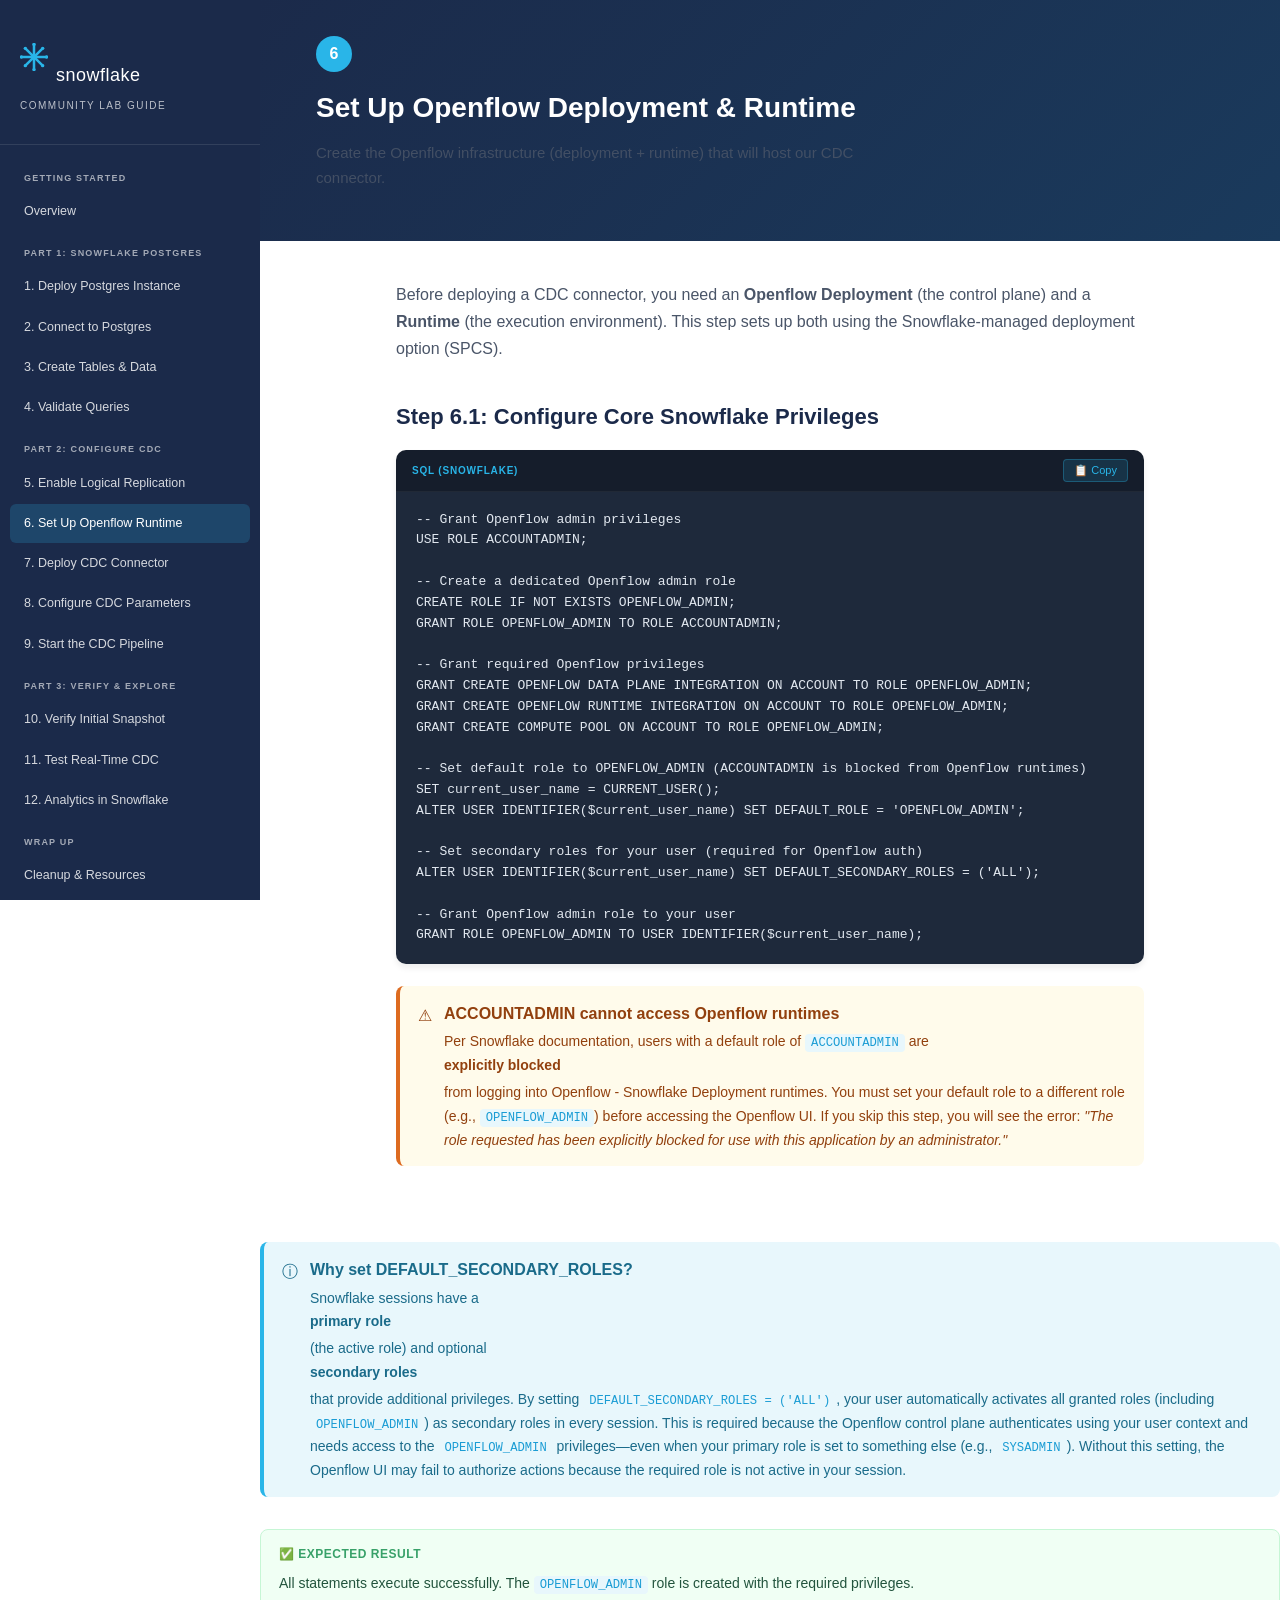
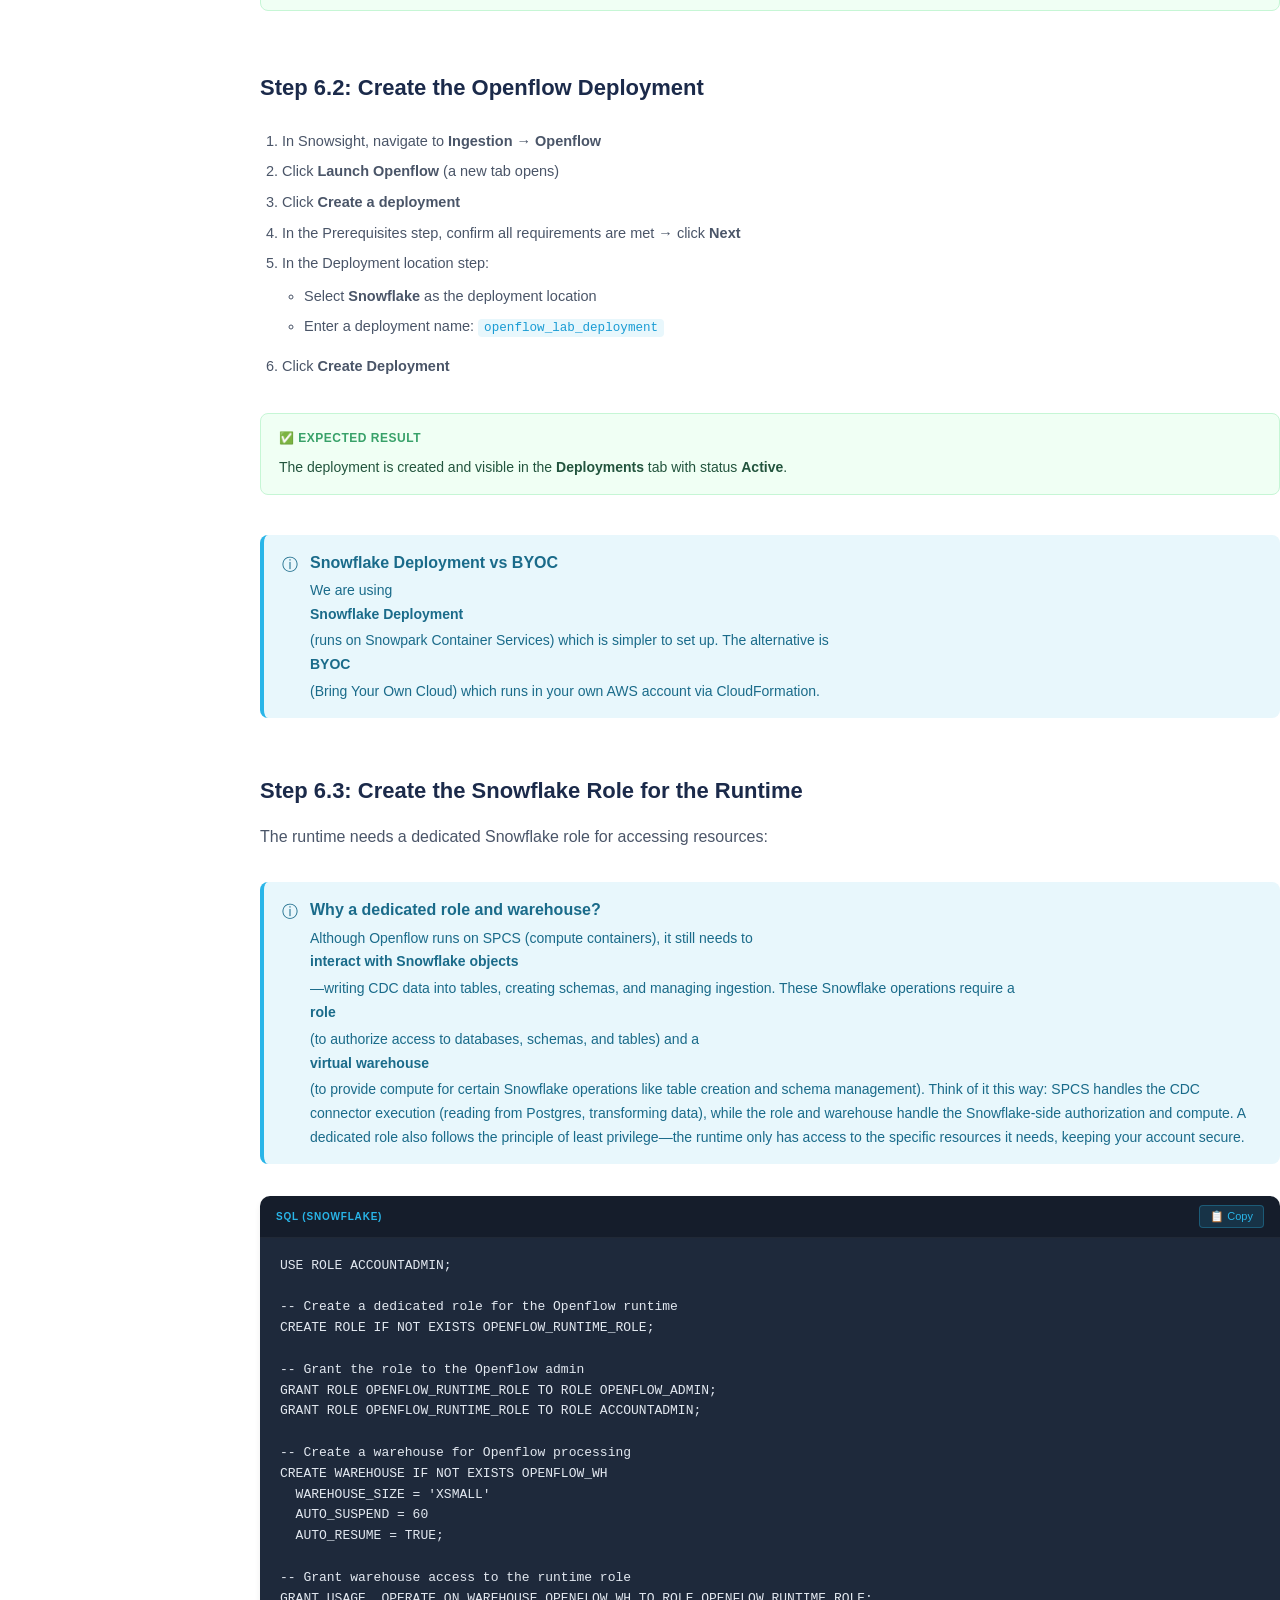
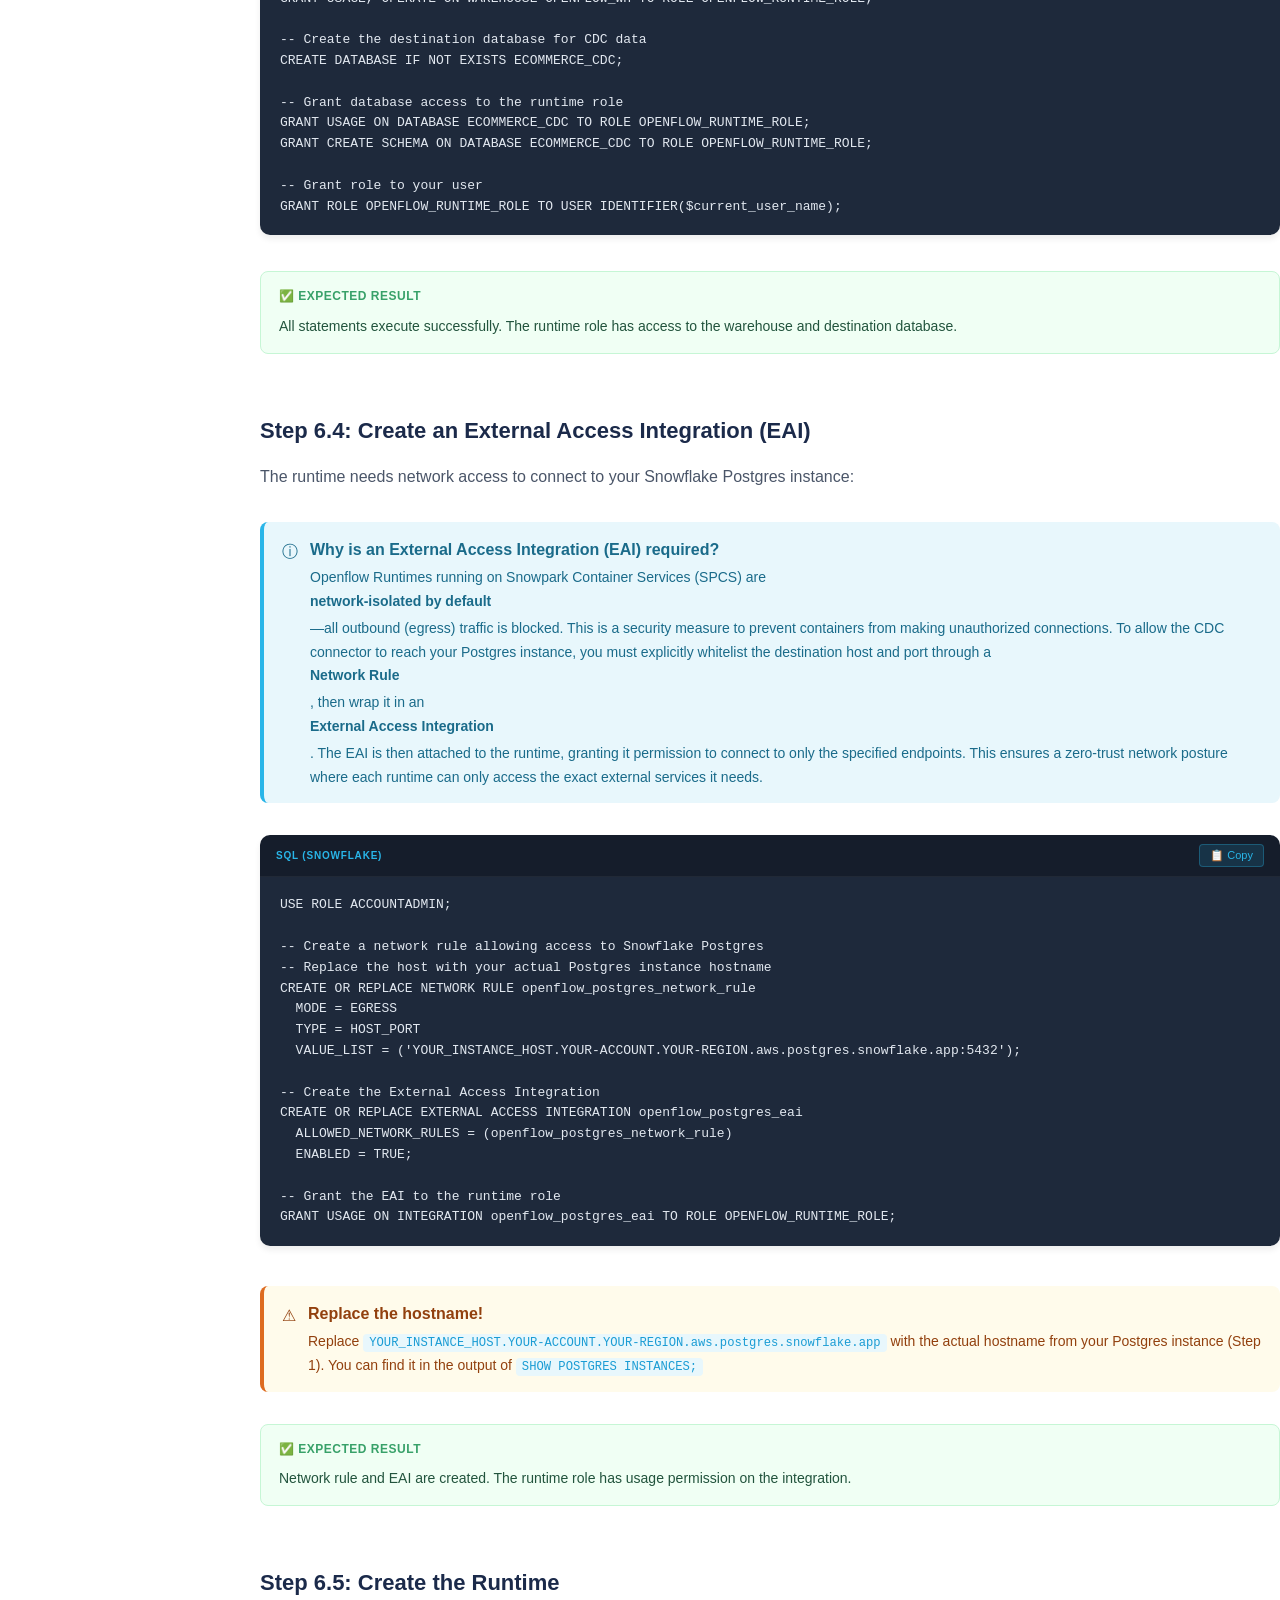
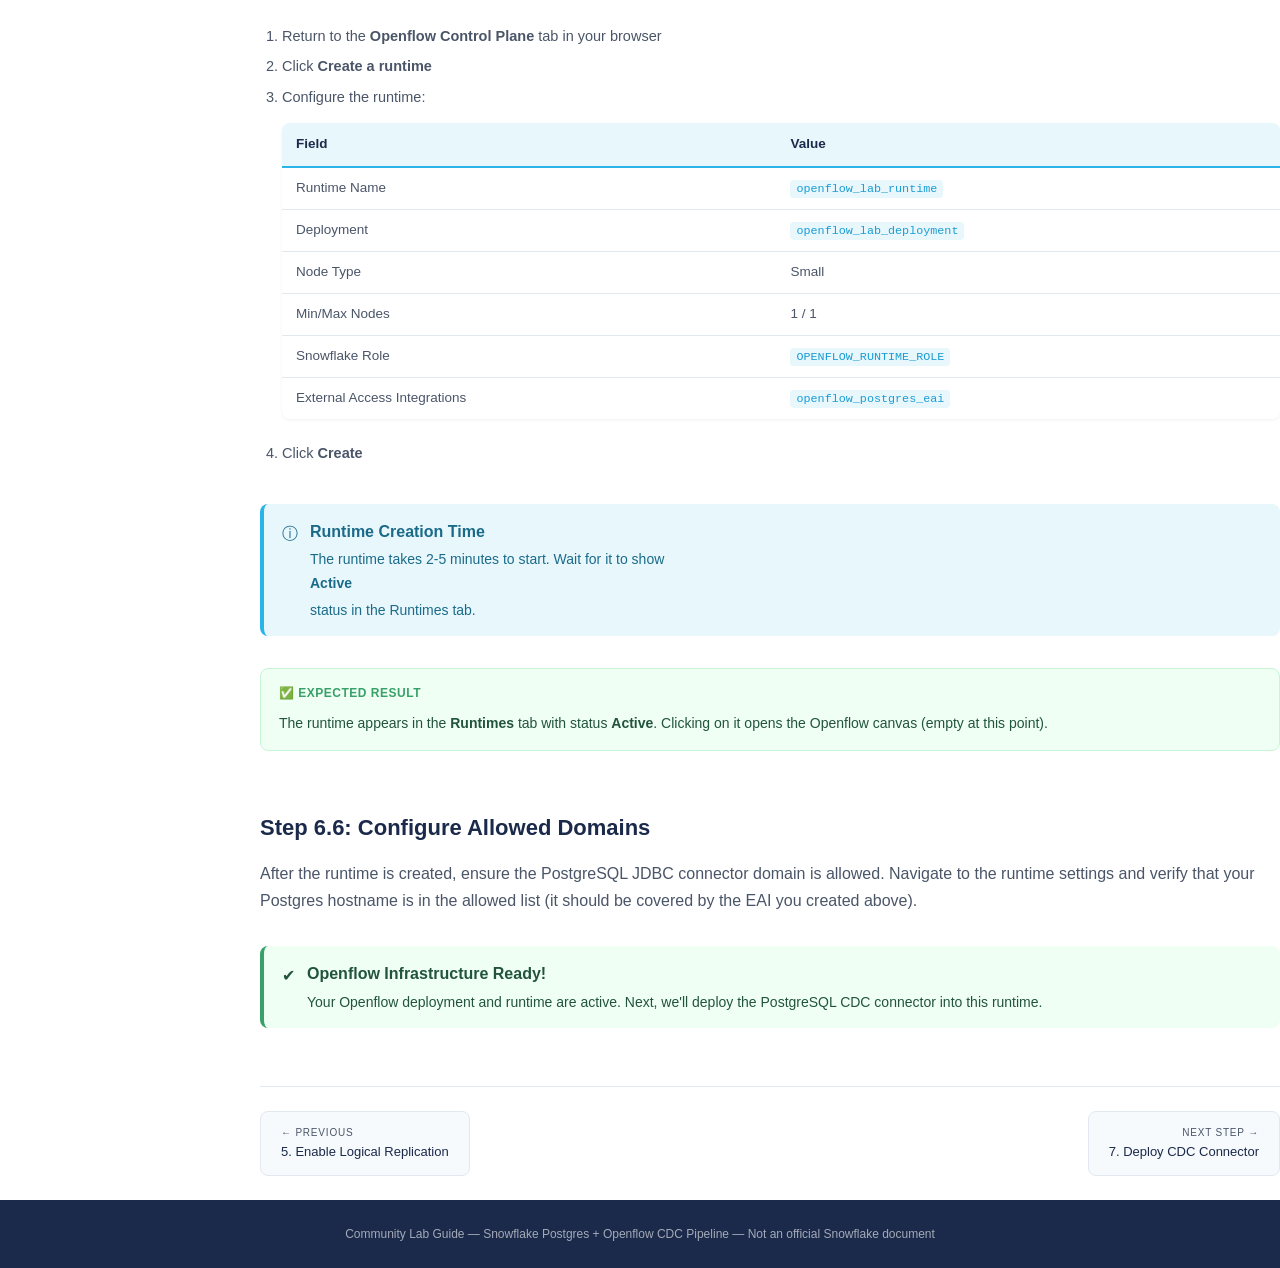
<file: pages/step6.html>
<!DOCTYPE html>
<html lang="en">
<head>
    <meta charset="UTF-8">
    <meta name="viewport" content="width=device-width, initial-scale=1.0">
    <title>Step 6: Set Up Openflow Deployment & Runtime</title>
    <link rel="stylesheet" href="../style.css">
</head>
<body>
    <aside class="sidebar">
        <div class="sidebar-logo"><div class="sf-brand"><svg class="sf-icon" viewBox="0 0 100 100" fill="none" xmlns="http://www.w3.org/2000/svg"><line x1="50" y1="5" x2="50" y2="95" stroke="#29B5E8" stroke-width="9" stroke-linecap="round"/><line x1="5" y1="50" x2="95" y2="50" stroke="#29B5E8" stroke-width="9" stroke-linecap="round"/><line x1="19" y1="19" x2="81" y2="81" stroke="#29B5E8" stroke-width="9" stroke-linecap="round"/><line x1="81" y1="19" x2="19" y2="81" stroke="#29B5E8" stroke-width="9" stroke-linecap="round"/><circle cx="50" cy="5" r="6" fill="#29B5E8"/><circle cx="50" cy="95" r="6" fill="#29B5E8"/><circle cx="5" cy="50" r="6" fill="#29B5E8"/><circle cx="95" cy="50" r="6" fill="#29B5E8"/><circle cx="19" cy="19" r="6" fill="#29B5E8"/><circle cx="81" cy="81" r="6" fill="#29B5E8"/><circle cx="81" cy="19" r="6" fill="#29B5E8"/><circle cx="19" cy="81" r="6" fill="#29B5E8"/></svg><h2>snowflake</h2></div><h3>Community Lab Guide</h3></div>
        <nav>
            <div class="nav-section">Getting Started</div>
            <a href="../index.html">Overview</a>
            <div class="nav-section">Part 1: Snowflake Postgres</div>
            <a href="step1.html">1. Deploy Postgres Instance</a>
            <a href="step2.html">2. Connect to Postgres</a>
            <a href="step3.html">3. Create Tables &amp; Data</a>
            <a href="step4.html">4. Validate Queries</a>
            <div class="nav-section">Part 2: Configure CDC</div>
            <a href="step5.html">5. Enable Logical Replication</a>
            <a href="step6.html" class="active">6. Set Up Openflow Runtime</a>
            <a href="step7.html">7. Deploy CDC Connector</a>
            <a href="step8.html">8. Configure CDC Parameters</a>
            <a href="step9.html">9. Start the CDC Pipeline</a>
            <div class="nav-section">Part 3: Verify &amp; Explore</div>
            <a href="step10.html">10. Verify Initial Snapshot</a>
            <a href="step11.html">11. Test Real-Time CDC</a>
            <a href="step12.html">12. Analytics in Snowflake</a>
            <div class="nav-section">Wrap Up</div>
            <a href="cleanup.html">Cleanup &amp; Resources</a>
            <div class="nav-section">Reference</div>
            <a href="appendix.html">Appendix: Glossary</a>
        </nav>
    </aside>

    <div class="main-content">
        <div class="page-header">
            <div class="step-badge">6</div>
            <h1>Set Up Openflow Deployment & Runtime</h1>
            <p>Create the Openflow infrastructure (deployment + runtime) that will host our CDC connector.</p>
        </div>

        <div class="content">
            <p>Before deploying a CDC connector, you need an <strong>Openflow Deployment</strong> (the control plane) and a <strong>Runtime</strong> (the execution environment). This step sets up both using the Snowflake-managed deployment option (SPCS).</p>

            <h2>Step 6.1: Configure Core Snowflake Privileges</h2>

            <div class="code-block">
                <div class="code-header">
                    <span class="code-lang">SQL (Snowflake)</span>
                    <button class="copy-btn" onclick="copyCode(this)">&#128203; Copy</button>
                </div>
                <pre><code>-- Grant Openflow admin privileges
USE ROLE ACCOUNTADMIN;

-- Create a dedicated Openflow admin role
CREATE ROLE IF NOT EXISTS OPENFLOW_ADMIN;
GRANT ROLE OPENFLOW_ADMIN TO ROLE ACCOUNTADMIN;

-- Grant required Openflow privileges
GRANT CREATE OPENFLOW DATA PLANE INTEGRATION ON ACCOUNT TO ROLE OPENFLOW_ADMIN;
GRANT CREATE OPENFLOW RUNTIME INTEGRATION ON ACCOUNT TO ROLE OPENFLOW_ADMIN;
GRANT CREATE COMPUTE POOL ON ACCOUNT TO ROLE OPENFLOW_ADMIN;

-- Set default role to OPENFLOW_ADMIN (ACCOUNTADMIN is blocked from Openflow runtimes)
SET current_user_name = CURRENT_USER();
ALTER USER IDENTIFIER($current_user_name) SET DEFAULT_ROLE = 'OPENFLOW_ADMIN';

-- Set secondary roles for your user (required for Openflow auth)
ALTER USER IDENTIFIER($current_user_name) SET DEFAULT_SECONDARY_ROLES = ('ALL');

-- Grant Openflow admin role to your user
GRANT ROLE OPENFLOW_ADMIN TO USER IDENTIFIER($current_user_name);</code></pre>
            </div>

            <div class="callout warning">
                <span class="callout-icon">&#9888;</span>
                <div class="callout-content">
                    <strong>ACCOUNTADMIN cannot access Openflow runtimes</strong>
                    <p>Per Snowflake documentation, users with a default role of <code>ACCOUNTADMIN</code> are <strong>explicitly blocked</strong> from logging into Openflow - Snowflake Deployment runtimes. You must set your default role to a different role (e.g., <code>OPENFLOW_ADMIN</code>) before accessing the Openflow UI. If you skip this step, you will see the error: <em>"The role requested has been explicitly blocked for use with this application by an administrator."</em></p>
                </div>
            </div>
            </div>

            <div class="callout info">
                <span class="callout-icon">&#9432;</span>
                <div class="callout-content">
                    <strong>Why set DEFAULT_SECONDARY_ROLES?</strong>
                    <p>Snowflake sessions have a <strong>primary role</strong> (the active role) and optional <strong>secondary roles</strong> that provide additional privileges. By setting <code>DEFAULT_SECONDARY_ROLES = ('ALL')</code>, your user automatically activates all granted roles (including <code>OPENFLOW_ADMIN</code>) as secondary roles in every session. This is required because the Openflow control plane authenticates using your user context and needs access to the <code>OPENFLOW_ADMIN</code> privileges&mdash;even when your primary role is set to something else (e.g., <code>SYSADMIN</code>). Without this setting, the Openflow UI may fail to authorize actions because the required role is not active in your session.</p>
                </div>
            </div>

            <div class="expected-result">
                <div class="expected-result-header">&#9989; Expected Result</div>
                <p>All statements execute successfully. The <code>OPENFLOW_ADMIN</code> role is created with the required privileges.</p>
            </div>

            <h2>Step 6.2: Create the Openflow Deployment</h2>

            <ol>
                <li>In Snowsight, navigate to <strong>Ingestion &rarr; Openflow</strong></li>
                <li>Click <strong>Launch Openflow</strong> (a new tab opens)</li>
                <li>Click <strong>Create a deployment</strong></li>
                <li>In the Prerequisites step, confirm all requirements are met &rarr; click <strong>Next</strong></li>
                <li>In the Deployment location step:
                    <ul>
                        <li>Select <strong>Snowflake</strong> as the deployment location</li>
                        <li>Enter a deployment name: <code>openflow_lab_deployment</code></li>
                    </ul>
                </li>
                <li>Click <strong>Create Deployment</strong></li>
            </ol>

            <div class="expected-result">
                <div class="expected-result-header">&#9989; Expected Result</div>
                <p>The deployment is created and visible in the <strong>Deployments</strong> tab with status <strong>Active</strong>.</p>
            </div>

            <div class="callout info">
                <span class="callout-icon">&#9432;</span>
                <div class="callout-content">
                    <strong>Snowflake Deployment vs BYOC</strong>
                    <p>We are using <strong>Snowflake Deployment</strong> (runs on Snowpark Container Services) which is simpler to set up. The alternative is <strong>BYOC</strong> (Bring Your Own Cloud) which runs in your own AWS account via CloudFormation.</p>
                </div>
            </div>

            <h2>Step 6.3: Create the Snowflake Role for the Runtime</h2>

            <p>The runtime needs a dedicated Snowflake role for accessing resources:</p>

            <div class="callout info">
                <span class="callout-icon">&#9432;</span>
                <div class="callout-content">
                    <strong>Why a dedicated role and warehouse?</strong>
                    <p>Although Openflow runs on SPCS (compute containers), it still needs to <strong>interact with Snowflake objects</strong>&mdash;writing CDC data into tables, creating schemas, and managing ingestion. These Snowflake operations require a <strong>role</strong> (to authorize access to databases, schemas, and tables) and a <strong>virtual warehouse</strong> (to provide compute for certain Snowflake operations like table creation and schema management). Think of it this way: SPCS handles the CDC connector execution (reading from Postgres, transforming data), while the role and warehouse handle the Snowflake-side authorization and compute. A dedicated role also follows the principle of least privilege&mdash;the runtime only has access to the specific resources it needs, keeping your account secure.</p>
                </div>
            </div>

            <div class="code-block">
                <div class="code-header">
                    <span class="code-lang">SQL (Snowflake)</span>
                    <button class="copy-btn" onclick="copyCode(this)">&#128203; Copy</button>
                </div>
                <pre><code>USE ROLE ACCOUNTADMIN;

-- Create a dedicated role for the Openflow runtime
CREATE ROLE IF NOT EXISTS OPENFLOW_RUNTIME_ROLE;

-- Grant the role to the Openflow admin
GRANT ROLE OPENFLOW_RUNTIME_ROLE TO ROLE OPENFLOW_ADMIN;
GRANT ROLE OPENFLOW_RUNTIME_ROLE TO ROLE ACCOUNTADMIN;

-- Create a warehouse for Openflow processing
CREATE WAREHOUSE IF NOT EXISTS OPENFLOW_WH
  WAREHOUSE_SIZE = 'XSMALL'
  AUTO_SUSPEND = 60
  AUTO_RESUME = TRUE;

-- Grant warehouse access to the runtime role
GRANT USAGE, OPERATE ON WAREHOUSE OPENFLOW_WH TO ROLE OPENFLOW_RUNTIME_ROLE;

-- Create the destination database for CDC data
CREATE DATABASE IF NOT EXISTS ECOMMERCE_CDC;

-- Grant database access to the runtime role
GRANT USAGE ON DATABASE ECOMMERCE_CDC TO ROLE OPENFLOW_RUNTIME_ROLE;
GRANT CREATE SCHEMA ON DATABASE ECOMMERCE_CDC TO ROLE OPENFLOW_RUNTIME_ROLE;

-- Grant role to your user
GRANT ROLE OPENFLOW_RUNTIME_ROLE TO USER IDENTIFIER($current_user_name);</code></pre>
            </div>

            <div class="expected-result">
                <div class="expected-result-header">&#9989; Expected Result</div>
                <p>All statements execute successfully. The runtime role has access to the warehouse and destination database.</p>
            </div>

            <h2>Step 6.4: Create an External Access Integration (EAI)</h2>

            <p>The runtime needs network access to connect to your Snowflake Postgres instance:</p>

            <div class="callout info">
                <span class="callout-icon">&#9432;</span>
                <div class="callout-content">
                    <strong>Why is an External Access Integration (EAI) required?</strong>
                    <p>Openflow Runtimes running on Snowpark Container Services (SPCS) are <strong>network-isolated by default</strong>&mdash;all outbound (egress) traffic is blocked. This is a security measure to prevent containers from making unauthorized connections. To allow the CDC connector to reach your Postgres instance, you must explicitly whitelist the destination host and port through a <strong>Network Rule</strong>, then wrap it in an <strong>External Access Integration</strong>. The EAI is then attached to the runtime, granting it permission to connect to only the specified endpoints. This ensures a zero-trust network posture where each runtime can only access the exact external services it needs.</p>
                </div>
            </div>

            <div class="code-block">
                <div class="code-header">
                    <span class="code-lang">SQL (Snowflake)</span>
                    <button class="copy-btn" onclick="copyCode(this)">&#128203; Copy</button>
                </div>
                <pre><code>USE ROLE ACCOUNTADMIN;

-- Create a network rule allowing access to Snowflake Postgres
-- Replace the host with your actual Postgres instance hostname
CREATE OR REPLACE NETWORK RULE openflow_postgres_network_rule
  MODE = EGRESS
  TYPE = HOST_PORT
  VALUE_LIST = ('YOUR_INSTANCE_HOST.YOUR-ACCOUNT.YOUR-REGION.aws.postgres.snowflake.app:5432');

-- Create the External Access Integration
CREATE OR REPLACE EXTERNAL ACCESS INTEGRATION openflow_postgres_eai
  ALLOWED_NETWORK_RULES = (openflow_postgres_network_rule)
  ENABLED = TRUE;

-- Grant the EAI to the runtime role
GRANT USAGE ON INTEGRATION openflow_postgres_eai TO ROLE OPENFLOW_RUNTIME_ROLE;</code></pre>
            </div>

            <div class="callout warning">
                <span class="callout-icon">&#9888;</span>
                <div class="callout-content">
                    <strong>Replace the hostname!</strong>
                    <p>Replace <code>YOUR_INSTANCE_HOST.YOUR-ACCOUNT.YOUR-REGION.aws.postgres.snowflake.app</code> with the actual hostname from your Postgres instance (Step 1). You can find it in the output of <code>SHOW POSTGRES INSTANCES;</code></p>
                </div>
            </div>

            <div class="expected-result">
                <div class="expected-result-header">&#9989; Expected Result</div>
                <p>Network rule and EAI are created. The runtime role has usage permission on the integration.</p>
            </div>

            <h2>Step 6.5: Create the Runtime</h2>

            <ol>
                <li>Return to the <strong>Openflow Control Plane</strong> tab in your browser</li>
                <li>Click <strong>Create a runtime</strong></li>
                <li>Configure the runtime:
                    <table>
                        <thead><tr><th>Field</th><th>Value</th></tr></thead>
                        <tbody>
                            <tr><td>Runtime Name</td><td><code>openflow_lab_runtime</code></td></tr>
                            <tr><td>Deployment</td><td><code>openflow_lab_deployment</code></td></tr>
                            <tr><td>Node Type</td><td>Small</td></tr>
                            <tr><td>Min/Max Nodes</td><td>1 / 1</td></tr>
                            <tr><td>Snowflake Role</td><td><code>OPENFLOW_RUNTIME_ROLE</code></td></tr>
                            <tr><td>External Access Integrations</td><td><code>openflow_postgres_eai</code></td></tr>
                        </tbody>
                    </table>
                </li>
                <li>Click <strong>Create</strong></li>
            </ol>

            <div class="callout info">
                <span class="callout-icon">&#9432;</span>
                <div class="callout-content">
                    <strong>Runtime Creation Time</strong>
                    <p>The runtime takes 2-5 minutes to start. Wait for it to show <strong>Active</strong> status in the Runtimes tab.</p>
                </div>
            </div>

            <div class="expected-result">
                <div class="expected-result-header">&#9989; Expected Result</div>
                <p>The runtime appears in the <strong>Runtimes</strong> tab with status <strong>Active</strong>. Clicking on it opens the Openflow canvas (empty at this point).</p>
            </div>

            <h2>Step 6.6: Configure Allowed Domains</h2>

            <p>After the runtime is created, ensure the PostgreSQL JDBC connector domain is allowed. Navigate to the runtime settings and verify that your Postgres hostname is in the allowed list (it should be covered by the EAI you created above).</p>

            <div class="callout success">
                <span class="callout-icon">&#10004;</span>
                <div class="callout-content">
                    <strong>Openflow Infrastructure Ready!</strong>
                    <p>Your Openflow deployment and runtime are active. Next, we'll deploy the PostgreSQL CDC connector into this runtime.</p>
                </div>
            </div>

            <div class="page-nav">
                <a href="step5.html"><span><span class="nav-label">&larr; Previous</span><span class="nav-title">5. Enable Logical Replication</span></span></a>
                <a href="step7.html" class="next"><span><span class="nav-label">Next Step &rarr;</span><span class="nav-title">7. Deploy CDC Connector</span></span></a>
            </div>
        </div>
        <footer class="footer">Community Lab Guide &mdash; Snowflake Postgres + Openflow CDC Pipeline &mdash; Not an official Snowflake document</footer>
    </div>
    <script src="../script.js"></script>
</body>
</html>
</file>
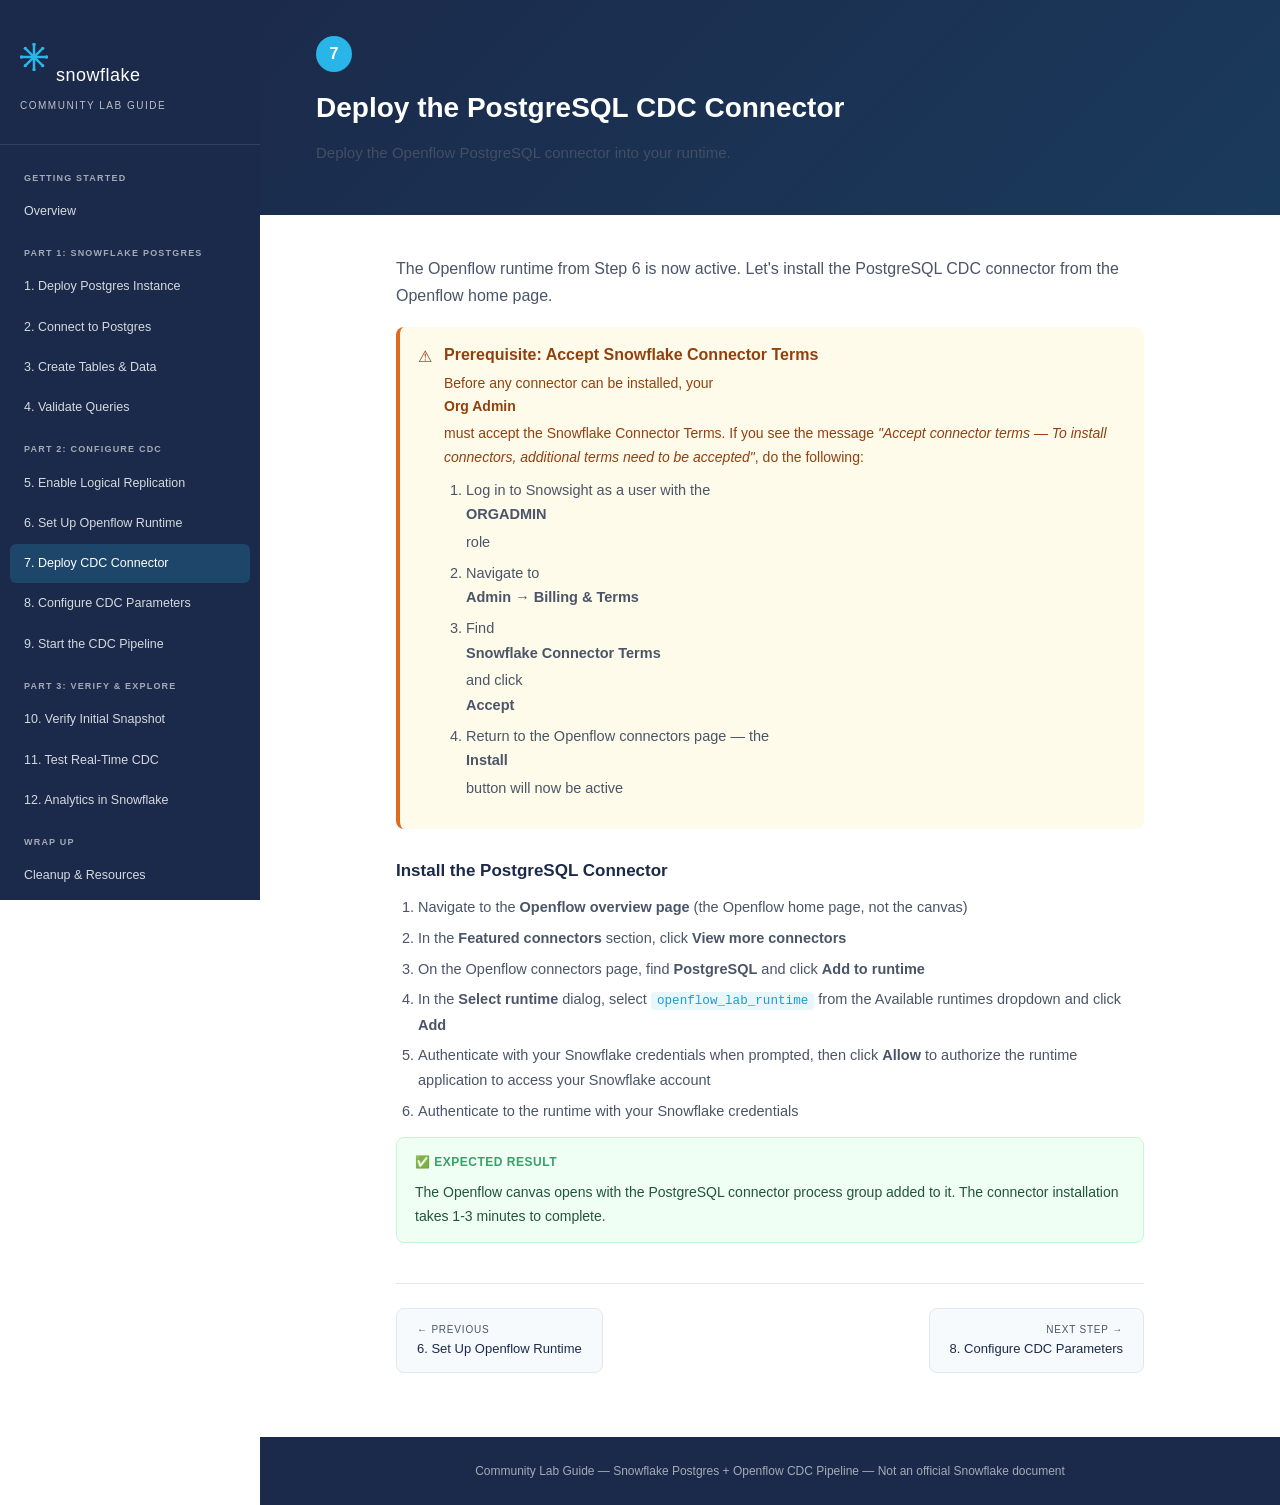
<file: pages/step7.html>
<!DOCTYPE html>
<html lang="en">
<head>
    <meta charset="UTF-8">
    <meta name="viewport" content="width=device-width, initial-scale=1.0">
    <title>Step 7: Deploy CDC Connector</title>
    <link rel="stylesheet" href="../style.css">
</head>
<body>
    <aside class="sidebar">
        <div class="sidebar-logo"><div class="sf-brand"><svg class="sf-icon" viewBox="0 0 100 100" fill="none" xmlns="http://www.w3.org/2000/svg"><line x1="50" y1="5" x2="50" y2="95" stroke="#29B5E8" stroke-width="9" stroke-linecap="round"/><line x1="5" y1="50" x2="95" y2="50" stroke="#29B5E8" stroke-width="9" stroke-linecap="round"/><line x1="19" y1="19" x2="81" y2="81" stroke="#29B5E8" stroke-width="9" stroke-linecap="round"/><line x1="81" y1="19" x2="19" y2="81" stroke="#29B5E8" stroke-width="9" stroke-linecap="round"/><circle cx="50" cy="5" r="6" fill="#29B5E8"/><circle cx="50" cy="95" r="6" fill="#29B5E8"/><circle cx="5" cy="50" r="6" fill="#29B5E8"/><circle cx="95" cy="50" r="6" fill="#29B5E8"/><circle cx="19" cy="19" r="6" fill="#29B5E8"/><circle cx="81" cy="81" r="6" fill="#29B5E8"/><circle cx="81" cy="19" r="6" fill="#29B5E8"/><circle cx="19" cy="81" r="6" fill="#29B5E8"/></svg><h2>snowflake</h2></div><h3>Community Lab Guide</h3></div>
        <nav>
            <div class="nav-section">Getting Started</div>
            <a href="../index.html">Overview</a>
            <div class="nav-section">Part 1: Snowflake Postgres</div>
            <a href="step1.html">1. Deploy Postgres Instance</a>
            <a href="step2.html">2. Connect to Postgres</a>
            <a href="step3.html">3. Create Tables &amp; Data</a>
            <a href="step4.html">4. Validate Queries</a>
            <div class="nav-section">Part 2: Configure CDC</div>
            <a href="step5.html">5. Enable Logical Replication</a>
            <a href="step6.html">6. Set Up Openflow Runtime</a>
            <a href="step7.html" class="active">7. Deploy CDC Connector</a>
            <a href="step8.html">8. Configure CDC Parameters</a>
            <a href="step9.html">9. Start the CDC Pipeline</a>
            <div class="nav-section">Part 3: Verify &amp; Explore</div>
            <a href="step10.html">10. Verify Initial Snapshot</a>
            <a href="step11.html">11. Test Real-Time CDC</a>
            <a href="step12.html">12. Analytics in Snowflake</a>
            <div class="nav-section">Wrap Up</div>
            <a href="cleanup.html">Cleanup &amp; Resources</a>
            <div class="nav-section">Reference</div>
            <a href="appendix.html">Appendix: Glossary</a>
        </nav>
    </aside>

    <div class="main-content">
        <div class="page-header">
            <div class="step-badge">7</div>
            <h1>Deploy the PostgreSQL CDC Connector</h1>
            <p>Deploy the Openflow PostgreSQL connector into your runtime.</p>
        </div>

        <div class="content">
            <p>The Openflow runtime from Step 6 is now active. Let's install the PostgreSQL CDC connector from the Openflow home page.</p>

            <div class="callout warning">
                <span class="callout-icon">&#9888;</span>
                <div class="callout-content">
                    <strong>Prerequisite: Accept Snowflake Connector Terms</strong>
                    <p>Before any connector can be installed, your <strong>Org Admin</strong> must accept the Snowflake Connector Terms. If you see the message <em>"Accept connector terms — To install connectors, additional terms need to be accepted"</em>, do the following:</p>
                    <ol style="margin-top:8px;">
                        <li>Log in to Snowsight as a user with the <strong>ORGADMIN</strong> role</li>
                        <li>Navigate to <strong>Admin &rarr; Billing &amp; Terms</strong></li>
                        <li>Find <strong>Snowflake Connector Terms</strong> and click <strong>Accept</strong></li>
                        <li>Return to the Openflow connectors page &mdash; the <strong>Install</strong> button will now be active</li>
                    </ol>
                </div>
            </div>

            <h3>Install the PostgreSQL Connector</h3>
            <ol>
                <li>Navigate to the <strong>Openflow overview page</strong> (the Openflow home page, not the canvas)</li>
                <li>In the <strong>Featured connectors</strong> section, click <strong>View more connectors</strong></li>
                <li>On the Openflow connectors page, find <strong>PostgreSQL</strong> and click <strong>Add to runtime</strong></li>
                <li>In the <strong>Select runtime</strong> dialog, select <code>openflow_lab_runtime</code> from the Available runtimes dropdown and click <strong>Add</strong></li>
                <li>Authenticate with your Snowflake credentials when prompted, then click <strong>Allow</strong> to authorize the runtime application to access your Snowflake account</li>
                <li>Authenticate to the runtime with your Snowflake credentials</li>
            </ol>

            <div class="expected-result">
                <div class="expected-result-header">&#9989; Expected Result</div>
                <p>The Openflow canvas opens with the PostgreSQL connector process group added to it. The connector installation takes 1-3 minutes to complete.</p>
            </div>

            <div class="page-nav">
                <a href="step6.html"><span><span class="nav-label">&larr; Previous</span><span class="nav-title">6. Set Up Openflow Runtime</span></span></a>
                <a href="step8.html" class="next"><span><span class="nav-label">Next Step &rarr;</span><span class="nav-title">8. Configure CDC Parameters</span></span></a>
            </div>
        </div>
        <footer class="footer">Community Lab Guide &mdash; Snowflake Postgres + Openflow CDC Pipeline &mdash; Not an official Snowflake document</footer>
    </div>
    <script src="../script.js"></script>
</body>
</html>
</file>
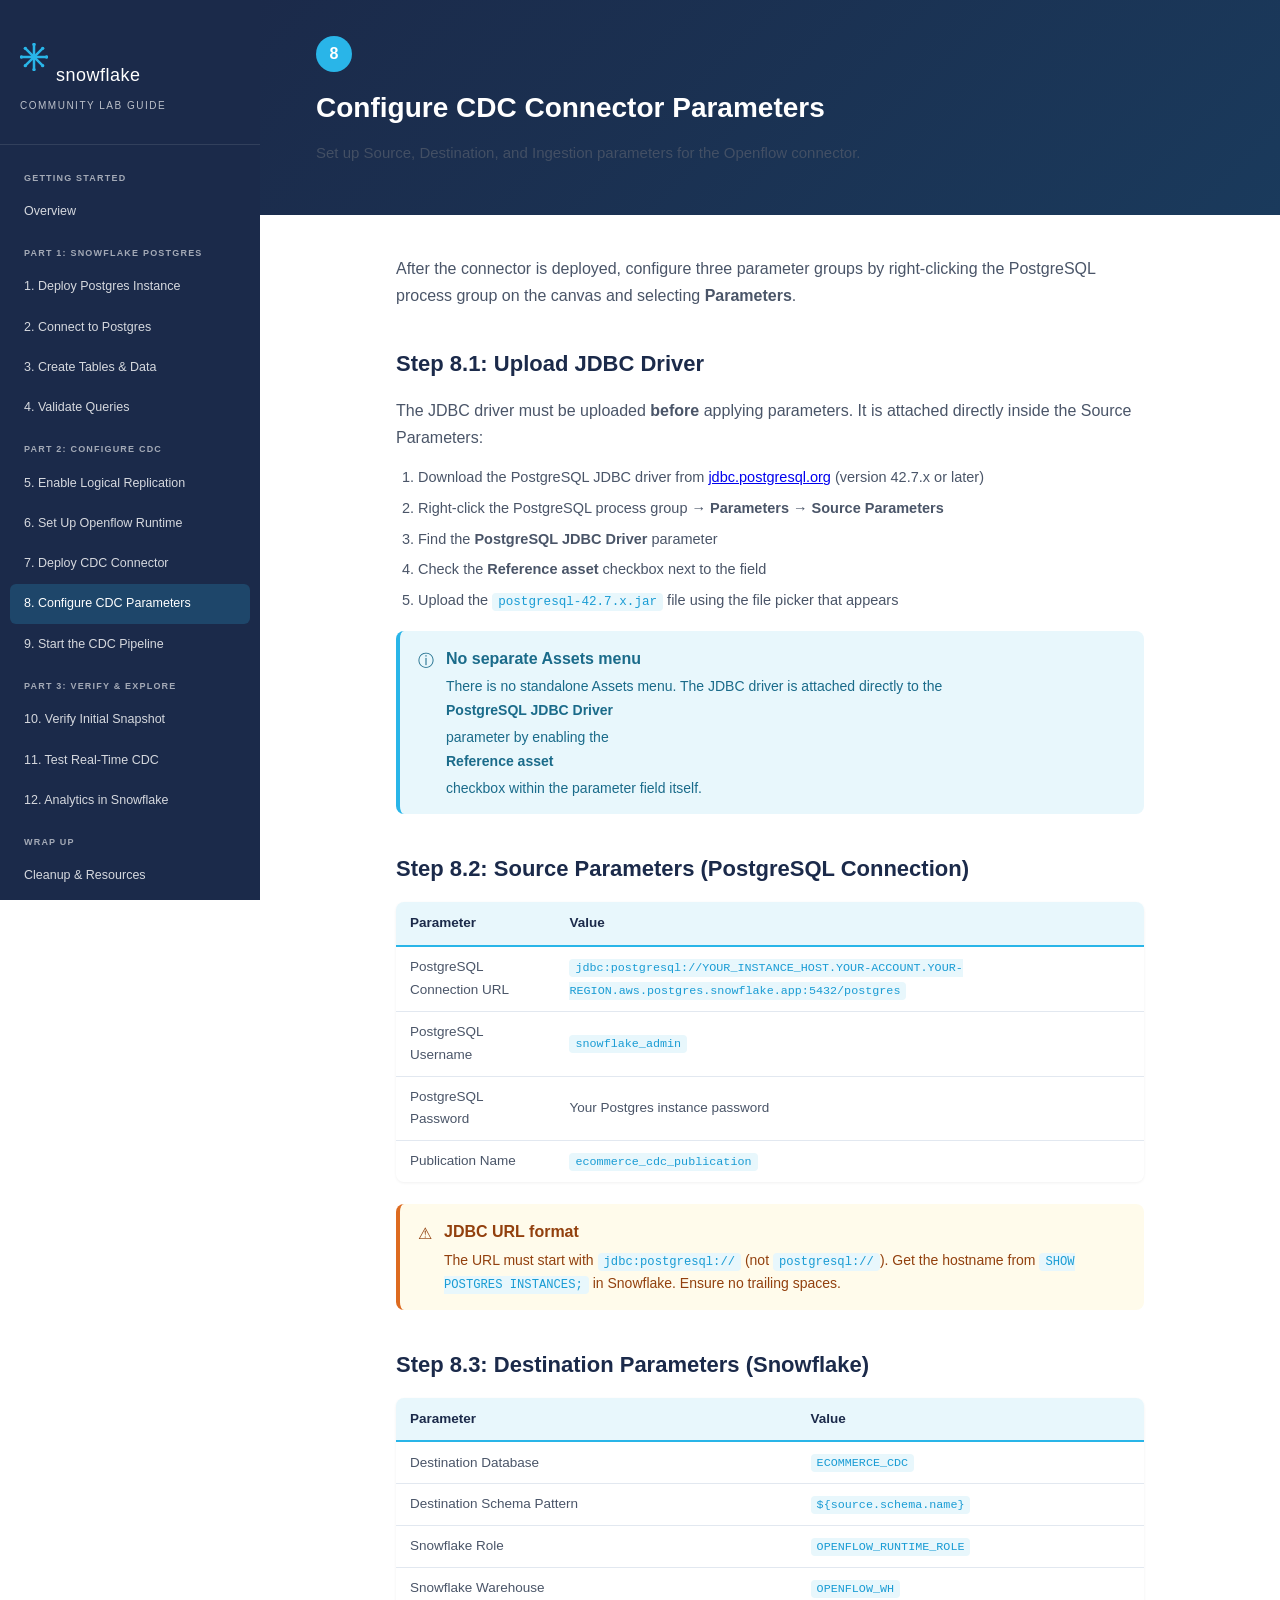
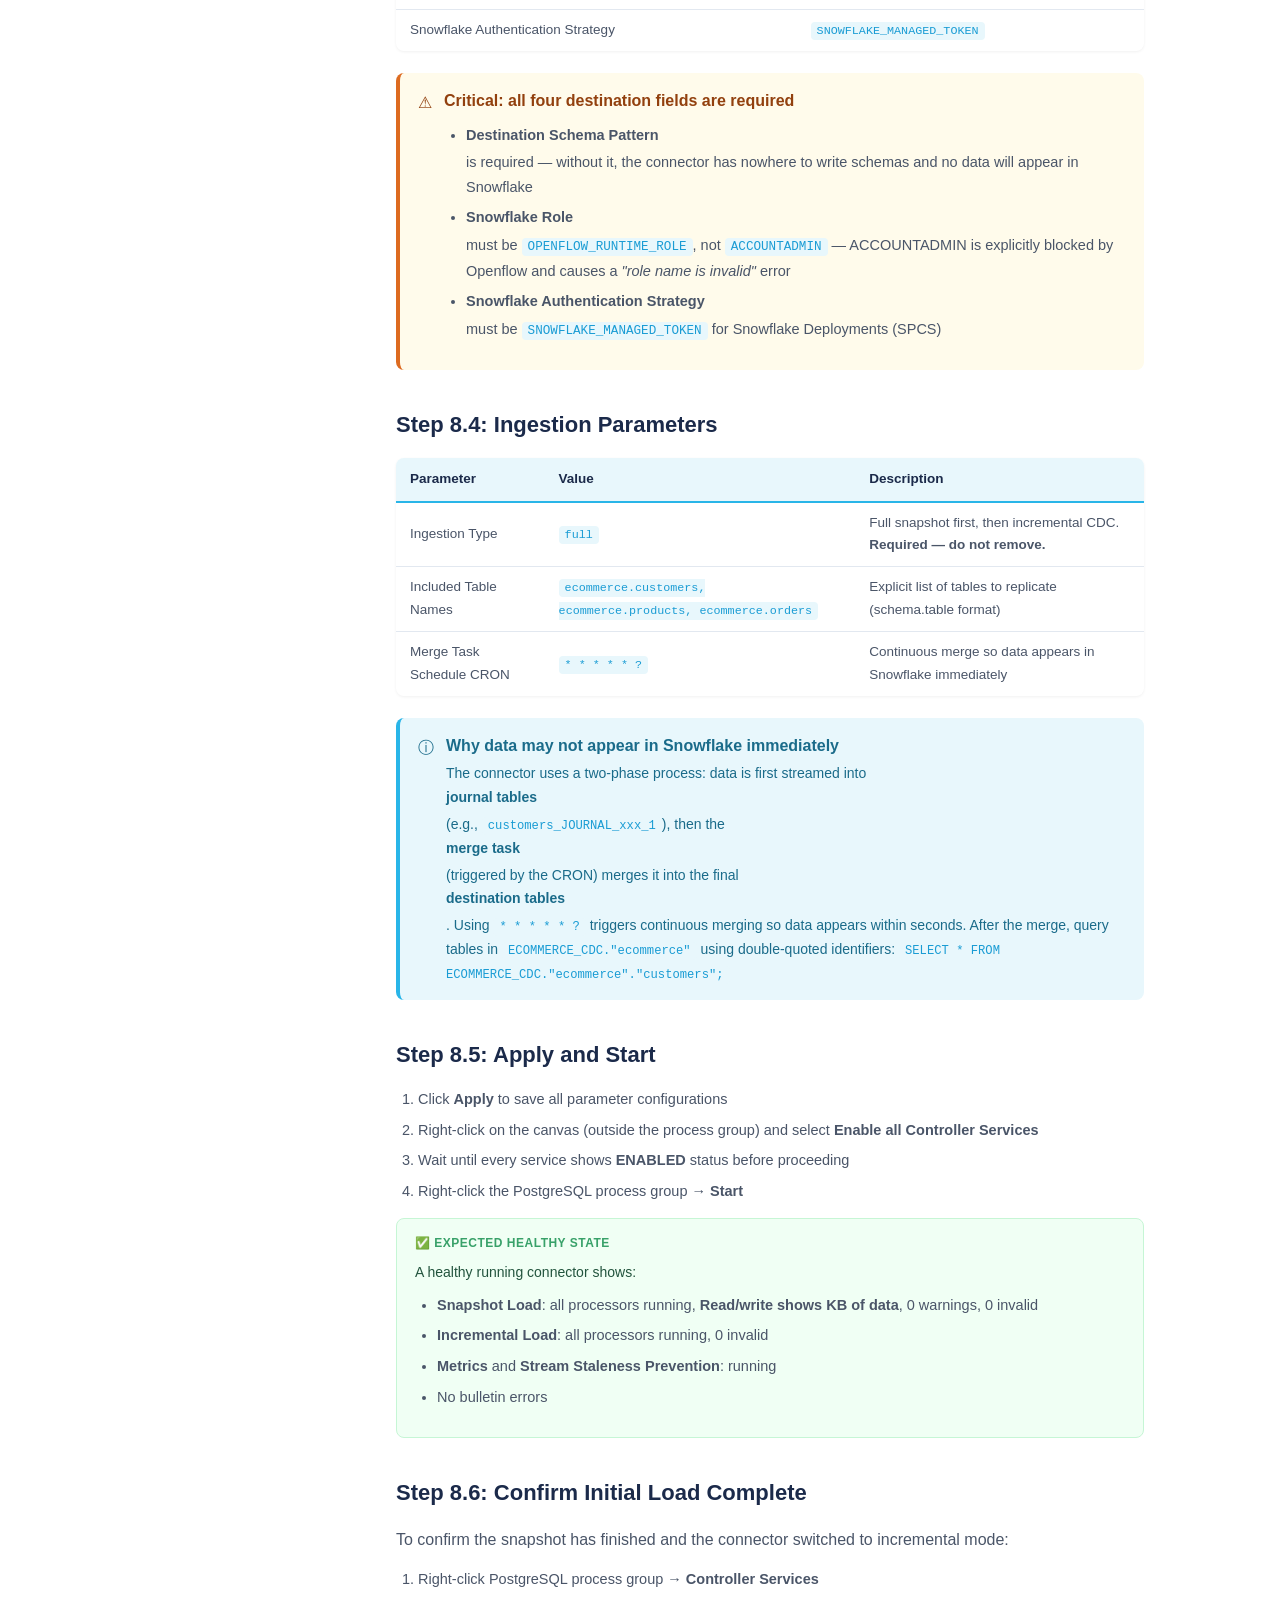
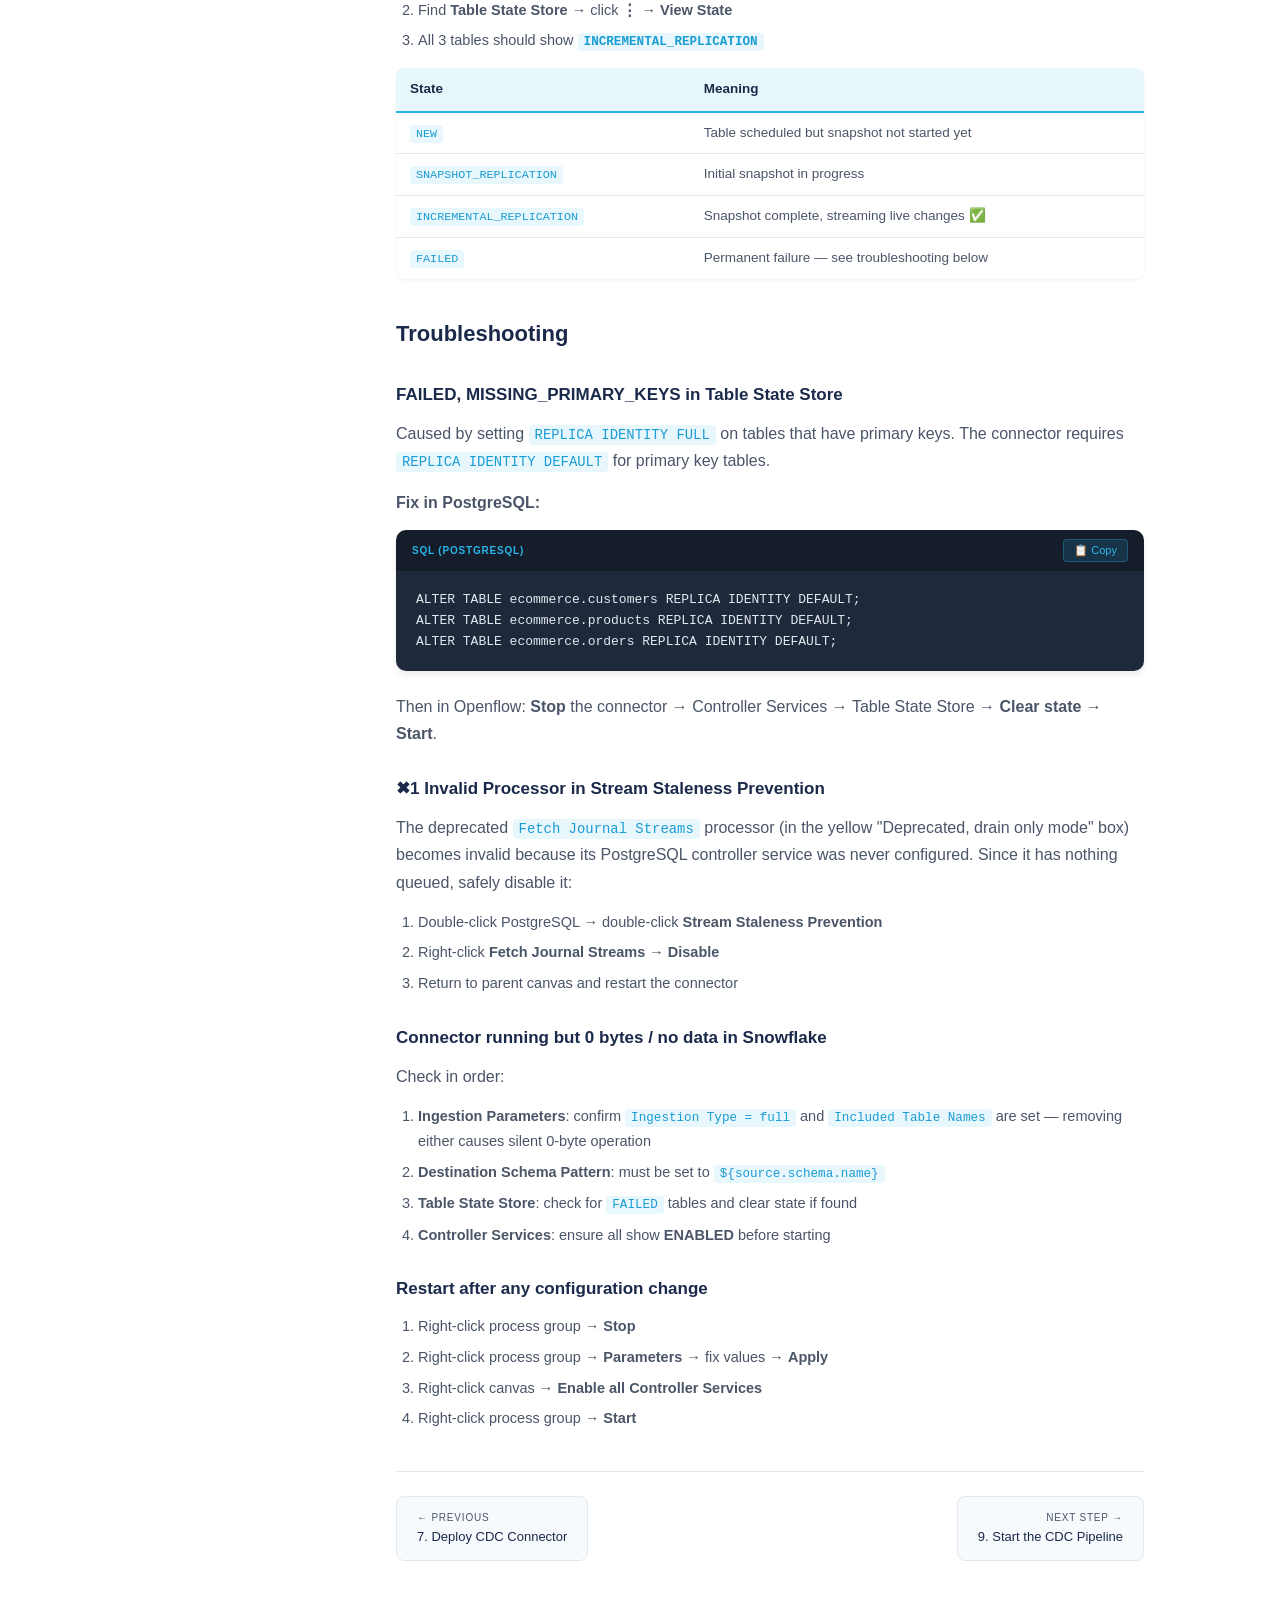
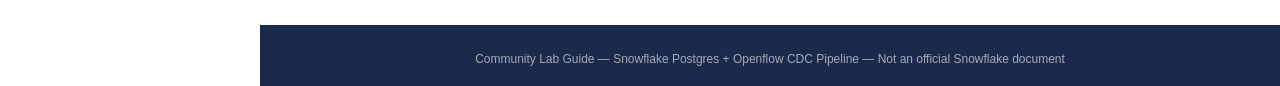
<file: pages/step8.html>
<!DOCTYPE html>
<html lang="en">
<head>
    <meta charset="UTF-8">
    <meta name="viewport" content="width=device-width, initial-scale=1.0">
    <title>Step 8: Configure CDC Parameters</title>
    <link rel="stylesheet" href="../style.css">
</head>
<body>
    <aside class="sidebar">
        <div class="sidebar-logo"><div class="sf-brand"><svg class="sf-icon" viewBox="0 0 100 100" fill="none" xmlns="http://www.w3.org/2000/svg"><line x1="50" y1="5" x2="50" y2="95" stroke="#29B5E8" stroke-width="9" stroke-linecap="round"/><line x1="5" y1="50" x2="95" y2="50" stroke="#29B5E8" stroke-width="9" stroke-linecap="round"/><line x1="19" y1="19" x2="81" y2="81" stroke="#29B5E8" stroke-width="9" stroke-linecap="round"/><line x1="81" y1="19" x2="19" y2="81" stroke="#29B5E8" stroke-width="9" stroke-linecap="round"/><circle cx="50" cy="5" r="6" fill="#29B5E8"/><circle cx="50" cy="95" r="6" fill="#29B5E8"/><circle cx="5" cy="50" r="6" fill="#29B5E8"/><circle cx="95" cy="50" r="6" fill="#29B5E8"/><circle cx="19" cy="19" r="6" fill="#29B5E8"/><circle cx="81" cy="81" r="6" fill="#29B5E8"/><circle cx="81" cy="19" r="6" fill="#29B5E8"/><circle cx="19" cy="81" r="6" fill="#29B5E8"/></svg><h2>snowflake</h2></div><h3>Community Lab Guide</h3></div>
        <nav>
            <div class="nav-section">Getting Started</div>
            <a href="../index.html">Overview</a>
            <div class="nav-section">Part 1: Snowflake Postgres</div>
            <a href="step1.html">1. Deploy Postgres Instance</a>
            <a href="step2.html">2. Connect to Postgres</a>
            <a href="step3.html">3. Create Tables &amp; Data</a>
            <a href="step4.html">4. Validate Queries</a>
            <div class="nav-section">Part 2: Configure CDC</div>
            <a href="step5.html">5. Enable Logical Replication</a>
            <a href="step6.html">6. Set Up Openflow Runtime</a>
            <a href="step7.html">7. Deploy CDC Connector</a>
            <a href="step8.html" class="active">8. Configure CDC Parameters</a>
            <a href="step9.html">9. Start the CDC Pipeline</a>
            <div class="nav-section">Part 3: Verify &amp; Explore</div>
            <a href="step10.html">10. Verify Initial Snapshot</a>
            <a href="step11.html">11. Test Real-Time CDC</a>
            <a href="step12.html">12. Analytics in Snowflake</a>
            <div class="nav-section">Wrap Up</div>
            <a href="cleanup.html">Cleanup &amp; Resources</a>
            <div class="nav-section">Reference</div>
            <a href="appendix.html">Appendix: Glossary</a>
        </nav>
    </aside>

    <div class="main-content">
        <div class="page-header">
            <div class="step-badge">8</div>
            <h1>Configure CDC Connector Parameters</h1>
            <p>Set up Source, Destination, and Ingestion parameters for the Openflow connector.</p>
        </div>

        <div class="content">
            <p>After the connector is deployed, configure three parameter groups by right-clicking the PostgreSQL process group on the canvas and selecting <strong>Parameters</strong>.</p>

            <h2>Step 8.1: Upload JDBC Driver</h2>
            <p>The JDBC driver must be uploaded <strong>before</strong> applying parameters. It is attached directly inside the Source Parameters:</p>
            <ol>
                <li>Download the PostgreSQL JDBC driver from <a href="https://jdbc.postgresql.org/download/" target="_blank">jdbc.postgresql.org</a> (version 42.7.x or later)</li>
                <li>Right-click the PostgreSQL process group &rarr; <strong>Parameters</strong> &rarr; <strong>Source Parameters</strong></li>
                <li>Find the <strong>PostgreSQL JDBC Driver</strong> parameter</li>
                <li>Check the <strong>Reference asset</strong> checkbox next to the field</li>
                <li>Upload the <code>postgresql-42.7.x.jar</code> file using the file picker that appears</li>
            </ol>

            <div class="callout info">
                <span class="callout-icon">&#9432;</span>
                <div class="callout-content">
                    <strong>No separate Assets menu</strong>
                    <p>There is no standalone Assets menu. The JDBC driver is attached directly to the <strong>PostgreSQL JDBC Driver</strong> parameter by enabling the <strong>Reference asset</strong> checkbox within the parameter field itself.</p>
                </div>
            </div>

            <h2>Step 8.2: Source Parameters (PostgreSQL Connection)</h2>

            <table>
                <thead><tr><th>Parameter</th><th>Value</th></tr></thead>
                <tbody>
                    <tr><td>PostgreSQL Connection URL</td><td><code>jdbc:postgresql://YOUR_INSTANCE_HOST.YOUR-ACCOUNT.YOUR-REGION.aws.postgres.snowflake.app:5432/postgres</code></td></tr>
                    <tr><td>PostgreSQL Username</td><td><code>snowflake_admin</code></td></tr>
                    <tr><td>PostgreSQL Password</td><td>Your Postgres instance password</td></tr>
                    <tr><td>Publication Name</td><td><code>ecommerce_cdc_publication</code></td></tr>
                </tbody>
            </table>

            <div class="callout warning">
                <span class="callout-icon">&#9888;</span>
                <div class="callout-content">
                    <strong>JDBC URL format</strong>
                    <p>The URL must start with <code>jdbc:postgresql://</code> (not <code>postgresql://</code>). Get the hostname from <code>SHOW POSTGRES INSTANCES;</code> in Snowflake. Ensure no trailing spaces.</p>
                </div>
            </div>

            <h2>Step 8.3: Destination Parameters (Snowflake)</h2>
            <table>
                <thead><tr><th>Parameter</th><th>Value</th></tr></thead>
                <tbody>
                    <tr><td>Destination Database</td><td><code>ECOMMERCE_CDC</code></td></tr>
                    <tr><td>Destination Schema Pattern</td><td><code>${source.schema.name}</code></td></tr>
                    <tr><td>Snowflake Role</td><td><code>OPENFLOW_RUNTIME_ROLE</code></td></tr>
                    <tr><td>Snowflake Warehouse</td><td><code>OPENFLOW_WH</code></td></tr>
                    <tr><td>Snowflake Authentication Strategy</td><td><code>SNOWFLAKE_MANAGED_TOKEN</code></td></tr>
                </tbody>
            </table>

            <div class="callout warning">
                <span class="callout-icon">&#9888;</span>
                <div class="callout-content">
                    <strong>Critical: all four destination fields are required</strong>
                    <ul>
                        <li><strong>Destination Schema Pattern</strong> is required — without it, the connector has nowhere to write schemas and no data will appear in Snowflake</li>
                        <li><strong>Snowflake Role</strong> must be <code>OPENFLOW_RUNTIME_ROLE</code>, not <code>ACCOUNTADMIN</code> — ACCOUNTADMIN is explicitly blocked by Openflow and causes a <em>"role name is invalid"</em> error</li>
                        <li><strong>Snowflake Authentication Strategy</strong> must be <code>SNOWFLAKE_MANAGED_TOKEN</code> for Snowflake Deployments (SPCS)</li>
                    </ul>
                </div>
            </div>

            <h2>Step 8.4: Ingestion Parameters</h2>
            <table>
                <thead><tr><th>Parameter</th><th>Value</th><th>Description</th></tr></thead>
                <tbody>
                    <tr><td>Ingestion Type</td><td><code>full</code></td><td>Full snapshot first, then incremental CDC. <strong>Required — do not remove.</strong></td></tr>
                    <tr><td>Included Table Names</td><td><code>ecommerce.customers, ecommerce.products, ecommerce.orders</code></td><td>Explicit list of tables to replicate (schema.table format)</td></tr>
                    <tr><td>Merge Task Schedule CRON</td><td><code>* * * * * ?</code></td><td>Continuous merge so data appears in Snowflake immediately</td></tr>
                </tbody>
            </table>

            <div class="callout info">
                <span class="callout-icon">&#9432;</span>
                <div class="callout-content">
                    <strong>Why data may not appear in Snowflake immediately</strong>
                    <p>The connector uses a two-phase process: data is first streamed into <strong>journal tables</strong> (e.g., <code>customers_JOURNAL_xxx_1</code>), then the <strong>merge task</strong> (triggered by the CRON) merges it into the final <strong>destination tables</strong>. Using <code>* * * * * ?</code> triggers continuous merging so data appears within seconds. After the merge, query tables in <code>ECOMMERCE_CDC."ecommerce"</code> using double-quoted identifiers: <code>SELECT * FROM ECOMMERCE_CDC."ecommerce"."customers";</code></p>
                </div>
            </div>

            <h2>Step 8.5: Apply and Start</h2>
            <ol>
                <li>Click <strong>Apply</strong> to save all parameter configurations</li>
                <li>Right-click on the canvas (outside the process group) and select <strong>Enable all Controller Services</strong></li>
                <li>Wait until every service shows <strong>ENABLED</strong> status before proceeding</li>
                <li>Right-click the PostgreSQL process group &rarr; <strong>Start</strong></li>
            </ol>

            <div class="expected-result">
                <div class="expected-result-header">&#9989; Expected Healthy State</div>
                <p>A healthy running connector shows:</p>
                <ul>
                    <li><strong>Snapshot Load</strong>: all processors running, <strong>Read/write shows KB of data</strong>, 0 warnings, 0 invalid</li>
                    <li><strong>Incremental Load</strong>: all processors running, 0 invalid</li>
                    <li><strong>Metrics</strong> and <strong>Stream Staleness Prevention</strong>: running</li>
                    <li>No bulletin errors</li>
                </ul>
            </div>

            <h2>Step 8.6: Confirm Initial Load Complete</h2>
            <p>To confirm the snapshot has finished and the connector switched to incremental mode:</p>
            <ol>
                <li>Right-click PostgreSQL process group &rarr; <strong>Controller Services</strong></li>
                <li>Find <strong>Table State Store</strong> &rarr; click <strong>&#8942;</strong> &rarr; <strong>View State</strong></li>
                <li>All 3 tables should show <strong><code>INCREMENTAL_REPLICATION</code></strong></li>
            </ol>

            <table>
                <thead><tr><th>State</th><th>Meaning</th></tr></thead>
                <tbody>
                    <tr><td><code>NEW</code></td><td>Table scheduled but snapshot not started yet</td></tr>
                    <tr><td><code>SNAPSHOT_REPLICATION</code></td><td>Initial snapshot in progress</td></tr>
                    <tr><td><code>INCREMENTAL_REPLICATION</code></td><td>Snapshot complete, streaming live changes ✅</td></tr>
                    <tr><td><code>FAILED</code></td><td>Permanent failure — see troubleshooting below</td></tr>
                </tbody>
            </table>

            <h2>Troubleshooting</h2>

            <h3>FAILED, MISSING_PRIMARY_KEYS in Table State Store</h3>
            <p>Caused by setting <code>REPLICA IDENTITY FULL</code> on tables that have primary keys. The connector requires <code>REPLICA IDENTITY DEFAULT</code> for primary key tables.</p>
            <p><strong>Fix in PostgreSQL:</strong></p>
            <div class="code-block">
                <div class="code-header">
                    <span class="code-lang">SQL (PostgreSQL)</span>
                    <button class="copy-btn" onclick="copyCode(this)">&#128203; Copy</button>
                </div>
                <pre><code>ALTER TABLE ecommerce.customers REPLICA IDENTITY DEFAULT;
ALTER TABLE ecommerce.products REPLICA IDENTITY DEFAULT;
ALTER TABLE ecommerce.orders REPLICA IDENTITY DEFAULT;</code></pre>
            </div>
            <p>Then in Openflow: <strong>Stop</strong> the connector &rarr; Controller Services &rarr; Table State Store &rarr; <strong>Clear state</strong> &rarr; <strong>Start</strong>.</p>

            <h3>&#10006;1 Invalid Processor in Stream Staleness Prevention</h3>
            <p>The deprecated <code>Fetch Journal Streams</code> processor (in the yellow "Deprecated, drain only mode" box) becomes invalid because its PostgreSQL controller service was never configured. Since it has nothing queued, safely disable it:</p>
            <ol>
                <li>Double-click PostgreSQL &rarr; double-click <strong>Stream Staleness Prevention</strong></li>
                <li>Right-click <strong>Fetch Journal Streams</strong> &rarr; <strong>Disable</strong></li>
                <li>Return to parent canvas and restart the connector</li>
            </ol>

            <h3>Connector running but 0 bytes / no data in Snowflake</h3>
            <p>Check in order:</p>
            <ol>
                <li><strong>Ingestion Parameters</strong>: confirm <code>Ingestion Type = full</code> and <code>Included Table Names</code> are set — removing either causes silent 0-byte operation</li>
                <li><strong>Destination Schema Pattern</strong>: must be set to <code>${source.schema.name}</code></li>
                <li><strong>Table State Store</strong>: check for <code>FAILED</code> tables and clear state if found</li>
                <li><strong>Controller Services</strong>: ensure all show <strong>ENABLED</strong> before starting</li>
            </ol>

            <h3>Restart after any configuration change</h3>
            <ol>
                <li>Right-click process group &rarr; <strong>Stop</strong></li>
                <li>Right-click process group &rarr; <strong>Parameters</strong> &rarr; fix values &rarr; <strong>Apply</strong></li>
                <li>Right-click canvas &rarr; <strong>Enable all Controller Services</strong></li>
                <li>Right-click process group &rarr; <strong>Start</strong></li>
            </ol>

            <div class="page-nav">
                <a href="step7.html"><span><span class="nav-label">&larr; Previous</span><span class="nav-title">7. Deploy CDC Connector</span></span></a>
                <a href="step9.html" class="next"><span><span class="nav-label">Next Step &rarr;</span><span class="nav-title">9. Start the CDC Pipeline</span></span></a>
            </div>
        </div>
        <footer class="footer">Community Lab Guide &mdash; Snowflake Postgres + Openflow CDC Pipeline &mdash; Not an official Snowflake document</footer>
    </div>
    <script src="../script.js"></script>
</body>
</html>
</file>
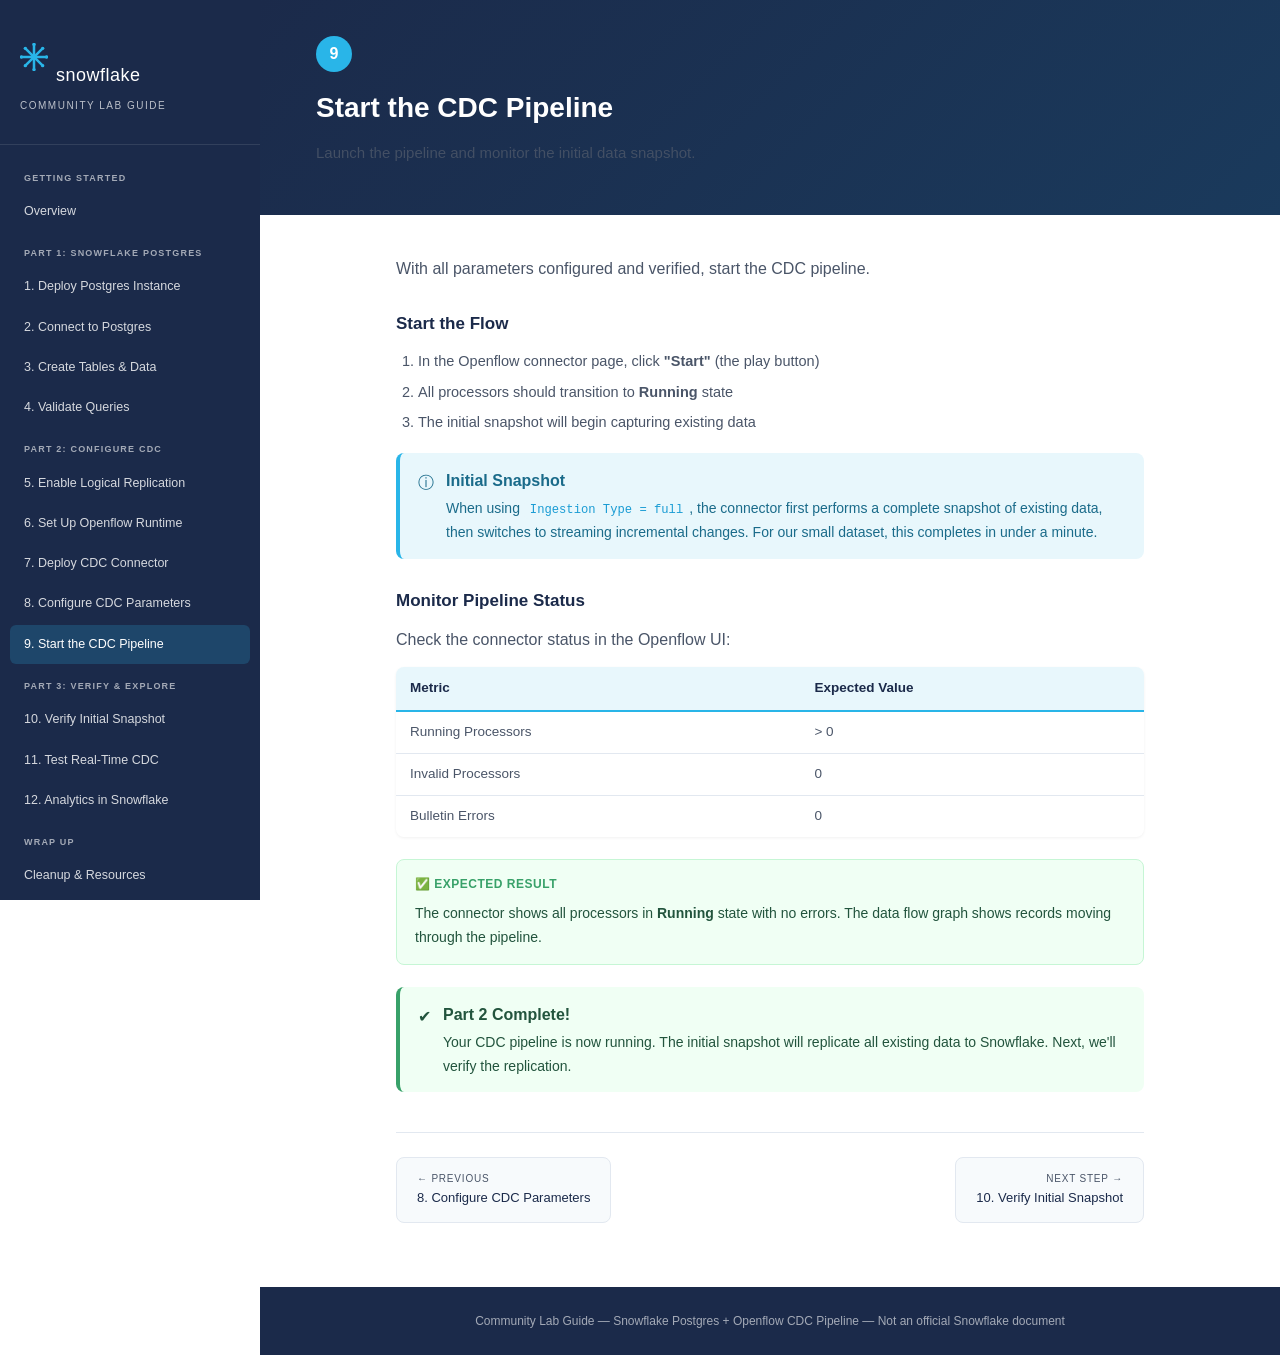
<file: pages/step9.html>
<!DOCTYPE html>
<html lang="en">
<head>
    <meta charset="UTF-8">
    <meta name="viewport" content="width=device-width, initial-scale=1.0">
    <title>Step 9: Start the CDC Pipeline</title>
    <link rel="stylesheet" href="../style.css">
</head>
<body>
    <aside class="sidebar">
        <div class="sidebar-logo"><div class="sf-brand"><svg class="sf-icon" viewBox="0 0 100 100" fill="none" xmlns="http://www.w3.org/2000/svg"><line x1="50" y1="5" x2="50" y2="95" stroke="#29B5E8" stroke-width="9" stroke-linecap="round"/><line x1="5" y1="50" x2="95" y2="50" stroke="#29B5E8" stroke-width="9" stroke-linecap="round"/><line x1="19" y1="19" x2="81" y2="81" stroke="#29B5E8" stroke-width="9" stroke-linecap="round"/><line x1="81" y1="19" x2="19" y2="81" stroke="#29B5E8" stroke-width="9" stroke-linecap="round"/><circle cx="50" cy="5" r="6" fill="#29B5E8"/><circle cx="50" cy="95" r="6" fill="#29B5E8"/><circle cx="5" cy="50" r="6" fill="#29B5E8"/><circle cx="95" cy="50" r="6" fill="#29B5E8"/><circle cx="19" cy="19" r="6" fill="#29B5E8"/><circle cx="81" cy="81" r="6" fill="#29B5E8"/><circle cx="81" cy="19" r="6" fill="#29B5E8"/><circle cx="19" cy="81" r="6" fill="#29B5E8"/></svg><h2>snowflake</h2></div><h3>Community Lab Guide</h3></div>
        <nav>
            <div class="nav-section">Getting Started</div>
            <a href="../index.html">Overview</a>
            <div class="nav-section">Part 1: Snowflake Postgres</div>
            <a href="step1.html">1. Deploy Postgres Instance</a>
            <a href="step2.html">2. Connect to Postgres</a>
            <a href="step3.html">3. Create Tables &amp; Data</a>
            <a href="step4.html">4. Validate Queries</a>
            <div class="nav-section">Part 2: Configure CDC</div>
            <a href="step5.html">5. Enable Logical Replication</a>
            <a href="step6.html">6. Set Up Openflow Runtime</a>
            <a href="step7.html">7. Deploy CDC Connector</a>
            <a href="step8.html">8. Configure CDC Parameters</a>
            <a href="step9.html" class="active">9. Start the CDC Pipeline</a>
            <div class="nav-section">Part 3: Verify &amp; Explore</div>
            <a href="step10.html">10. Verify Initial Snapshot</a>
            <a href="step11.html">11. Test Real-Time CDC</a>
            <a href="step12.html">12. Analytics in Snowflake</a>
            <div class="nav-section">Wrap Up</div>
            <a href="cleanup.html">Cleanup &amp; Resources</a>
            <div class="nav-section">Reference</div>
            <a href="appendix.html">Appendix: Glossary</a>
        </nav>
    </aside>

    <div class="main-content">
        <div class="page-header">
            <div class="step-badge">9</div>
            <h1>Start the CDC Pipeline</h1>
            <p>Launch the pipeline and monitor the initial data snapshot.</p>
        </div>

        <div class="content">
            <p>With all parameters configured and verified, start the CDC pipeline.</p>

            <h3>Start the Flow</h3>
            <ol>
                <li>In the Openflow connector page, click <strong>"Start"</strong> (the play button)</li>
                <li>All processors should transition to <strong>Running</strong> state</li>
                <li>The initial snapshot will begin capturing existing data</li>
            </ol>

            <div class="callout info">
                <span class="callout-icon">&#9432;</span>
                <div class="callout-content">
                    <strong>Initial Snapshot</strong>
                    <p>When using <code>Ingestion Type = full</code>, the connector first performs a complete snapshot of existing data, then switches to streaming incremental changes. For our small dataset, this completes in under a minute.</p>
                </div>
            </div>

            <h3>Monitor Pipeline Status</h3>
            <p>Check the connector status in the Openflow UI:</p>

            <table>
                <thead><tr><th>Metric</th><th>Expected Value</th></tr></thead>
                <tbody>
                    <tr><td>Running Processors</td><td>&gt; 0</td></tr>
                    <tr><td>Invalid Processors</td><td>0</td></tr>
                    <tr><td>Bulletin Errors</td><td>0</td></tr>
                </tbody>
            </table>

            <div class="expected-result">
                <div class="expected-result-header">&#9989; Expected Result</div>
                <p>The connector shows all processors in <strong>Running</strong> state with no errors. The data flow graph shows records moving through the pipeline.</p>
            </div>

            <div class="callout success">
                <span class="callout-icon">&#10004;</span>
                <div class="callout-content">
                    <strong>Part 2 Complete!</strong>
                    <p>Your CDC pipeline is now running. The initial snapshot will replicate all existing data to Snowflake. Next, we'll verify the replication.</p>
                </div>
            </div>

            <div class="page-nav">
                <a href="step8.html"><span><span class="nav-label">&larr; Previous</span><span class="nav-title">8. Configure CDC Parameters</span></span></a>
                <a href="step10.html" class="next"><span><span class="nav-label">Next Step &rarr;</span><span class="nav-title">10. Verify Initial Snapshot</span></span></a>
            </div>
        </div>
        <footer class="footer">Community Lab Guide &mdash; Snowflake Postgres + Openflow CDC Pipeline &mdash; Not an official Snowflake document</footer>
    </div>
    <script src="../script.js"></script>
</body>
</html>
</file>
<file: style.css>
:root {
    --sf-blue: #29B5E8;
    --sf-blue-light: #E8F7FC;
    --sf-blue-dark: #1A9CD4;
    --sf-navy: #1B2A4A;
    --sf-gray-dark: #2D3748;
    --sf-gray: #4A5568;
    --sf-gray-light: #E2E8F0;
    --sf-gray-lighter: #F7FAFC;
    --sf-white: #FFFFFF;
    --sf-green: #38A169;
    --sf-orange: #DD6B20;
    --sf-red: #E53E3E;
    --sf-purple: #6B46C1;
    --code-bg: #1E293B;
    --code-text: #E2E8F0;
    --sidebar-width: 260px;
}

* {
    margin: 0;
    padding: 0;
    box-sizing: border-box;
}

body {
    font-family: -apple-system, BlinkMacSystemFont, 'Segoe UI', Roboto, 'Helvetica Neue', Arial, sans-serif;
    line-height: 1.7;
    color: var(--sf-gray-dark);
    background: var(--sf-white);
}

/* Sidebar Navigation */
.sidebar {
    position: fixed;
    top: 0;
    left: 0;
    width: var(--sidebar-width);
    height: 100vh;
    background: var(--sf-navy);
    padding: 24px 0;
    overflow-y: auto;
    z-index: 1000;
}

.sidebar-logo {
    padding: 0 20px 20px;
    border-bottom: 1px solid rgba(255,255,255,0.1);
    margin-bottom: 12px;
}

.sidebar-logo .sf-brand {
    display: flex;
    align-items: center;
    gap: 8px;
    margin-bottom: 6px;
}

.sidebar-logo .sf-icon {
    width: 28px;
    height: 28px;
    flex-shrink: 0;
}

.sidebar-logo h2 {
    color: var(--sf-white);
    font-size: 18px;
    font-weight: 300;
    letter-spacing: 0.5px;
    margin-bottom: 0;
}

.sidebar-logo h3 {
    color: rgba(255,255,255,0.7);
    font-size: 10px;
    text-transform: uppercase;
    letter-spacing: 1.5px;
    margin-top: 6px;
    font-weight: 400;
}

.sidebar nav {
    padding: 0 10px;
}

.sidebar nav a {
    display: block;
    padding: 9px 14px;
    color: rgba(255,255,255,0.82);
    text-decoration: none;
    font-size: 12.5px;
    border-radius: 6px;
    transition: all 0.2s ease;
    margin-bottom: 1px;
}

.sidebar nav a:hover {
    color: var(--sf-white);
    background: rgba(41,181,232,0.1);
}

.sidebar nav a.active {
    color: var(--sf-white);
    background: rgba(41,181,232,0.2);
    font-weight: 500;
}

.sidebar nav .nav-section {
    font-size: 9px;
    text-transform: uppercase;
    letter-spacing: 1.2px;
    color: rgba(255,255,255,0.6);
    padding: 14px 14px 6px;
    font-weight: 600;
}

/* Main Content */
.main-content {
    margin-left: var(--sidebar-width);
    padding: 0;
    min-height: 100vh;
    display: flex;
    flex-direction: column;
}

/* Hero Section */
.hero {
    background: linear-gradient(135deg, var(--sf-navy) 0%, #1A3A5C 100%);
    padding: 60px 56px;
    color: var(--sf-white);
    position: relative;
    overflow: hidden;
}

.hero::before {
    content: '';
    position: absolute;
    top: -50%;
    right: -20%;
    width: 500px;
    height: 500px;
    background: radial-gradient(circle, rgba(41,181,232,0.12) 0%, transparent 70%);
    border-radius: 50%;
}

.hero h1 {
    font-size: 32px;
    font-weight: 700;
    margin-bottom: 12px;
    position: relative;
}

.hero p {
    font-size: 16px;
    opacity: 0.9;
    max-width: 650px;
    position: relative;
}

.hero .badge-row {
    display: flex;
    gap: 10px;
    margin-top: 20px;
    flex-wrap: wrap;
    position: relative;
}

.badge {
    display: inline-flex;
    align-items: center;
    gap: 6px;
    padding: 5px 12px;
    border-radius: 20px;
    font-size: 11px;
    font-weight: 500;
    background: rgba(255,255,255,0.1);
    border: 1px solid rgba(255,255,255,0.2);
}

/* Page Header (for inner pages) */
.page-header {
    background: linear-gradient(135deg, var(--sf-navy) 0%, #1A3A5C 100%);
    padding: 36px 56px;
    color: var(--sf-white);
    position: relative;
}

.page-header .step-badge {
    display: inline-flex;
    align-items: center;
    justify-content: center;
    width: 36px;
    height: 36px;
    background: var(--sf-blue);
    color: var(--sf-white);
    border-radius: 50%;
    font-size: 16px;
    font-weight: 700;
    margin-bottom: 12px;
}

.page-header h1 {
    font-size: 28px;
    font-weight: 700;
    margin-bottom: 8px;
}

.page-header p {
    font-size: 15px;
    opacity: 0.85;
    max-width: 600px;
}

/* Content Container */
.content {
    max-width: 860px;
    margin: 0 auto;
    padding: 40px 56px;
    flex: 1;
}

/* Headings */
h2 {
    font-size: 22px;
    color: var(--sf-navy);
    margin: 36px 0 14px;
    font-weight: 600;
}

h3 {
    font-size: 17px;
    color: var(--sf-navy);
    margin: 28px 0 10px;
    font-weight: 600;
}

h4 {
    font-size: 14px;
    color: var(--sf-gray-dark);
    margin: 20px 0 8px;
    font-weight: 600;
}

p {
    margin-bottom: 14px;
    color: var(--sf-gray);
}

/* Code Blocks */
.code-block {
    position: relative;
    margin: 14px 0 22px;
    border-radius: 10px;
    overflow: hidden;
    box-shadow: 0 4px 6px rgba(0,0,0,0.07);
}

.code-header {
    display: flex;
    justify-content: space-between;
    align-items: center;
    padding: 9px 16px;
    background: #151D2B;
    border-bottom: 1px solid rgba(255,255,255,0.05);
}

.code-lang {
    font-size: 10px;
    text-transform: uppercase;
    letter-spacing: 0.8px;
    color: var(--sf-blue);
    font-weight: 600;
}

.copy-btn {
    display: flex;
    align-items: center;
    gap: 5px;
    padding: 4px 10px;
    background: rgba(41,181,232,0.15);
    border: 1px solid rgba(41,181,232,0.3);
    border-radius: 4px;
    color: var(--sf-blue);
    font-size: 11px;
    font-weight: 500;
    cursor: pointer;
    transition: all 0.2s ease;
}

.copy-btn:hover {
    background: rgba(41,181,232,0.25);
}

.copy-btn.copied {
    background: rgba(56,161,105,0.2);
    border-color: rgba(56,161,105,0.4);
    color: var(--sf-green);
}

pre {
    background: var(--code-bg);
    padding: 18px 20px;
    overflow-x: auto;
    font-family: 'SF Mono', 'Fira Code', 'JetBrains Mono', Consolas, monospace;
    font-size: 13px;
    line-height: 1.6;
    color: var(--code-text);
}

pre code {
    color: inherit;
    background: none;
    padding: 0;
    border-radius: 0;
    font-size: inherit;
}

/* Inline Code */
code {
    background: var(--sf-blue-light);
    color: var(--sf-blue-dark);
    padding: 2px 6px;
    border-radius: 4px;
    font-family: 'SF Mono', 'Fira Code', Consolas, monospace;
    font-size: 0.87em;
}

/* Callout Boxes */
.callout {
    padding: 14px 18px;
    border-radius: 8px;
    margin: 18px 0;
    border-left: 4px solid;
    display: flex;
    gap: 12px;
}

.callout-icon {
    font-size: 16px;
    flex-shrink: 0;
    margin-top: 2px;
}

.callout-content {
    flex: 1;
}

.callout-content strong {
    display: block;
    margin-bottom: 3px;
}

.callout-content p {
    margin-bottom: 0;
    color: inherit;
    font-size: 14px;
}

.callout.info {
    background: var(--sf-blue-light);
    border-color: var(--sf-blue);
    color: #1A6B8A;
}

.callout.warning {
    background: #FFFBEB;
    border-color: var(--sf-orange);
    color: #92400E;
}

.callout.success {
    background: #F0FFF4;
    border-color: var(--sf-green);
    color: #22543D;
}

.callout.danger {
    background: #FFF5F5;
    border-color: var(--sf-red);
    color: #742A2A;
}

/* Tables */
table {
    width: 100%;
    border-collapse: collapse;
    margin: 14px 0 22px;
    font-size: 13.5px;
    border-radius: 8px;
    overflow: hidden;
    box-shadow: 0 1px 3px rgba(0,0,0,0.06);
}

th {
    background: var(--sf-blue-light);
    color: var(--sf-navy);
    font-weight: 600;
    text-align: left;
    padding: 10px 14px;
    border-bottom: 2px solid var(--sf-blue);
}

td {
    padding: 9px 14px;
    border-bottom: 1px solid var(--sf-gray-light);
    color: var(--sf-gray);
}

tr:last-child td {
    border-bottom: none;
}

tr:hover td {
    background: var(--sf-gray-lighter);
}

/* Lists */
ul, ol {
    margin: 8px 0 14px 22px;
    color: var(--sf-gray);
}

li {
    margin-bottom: 6px;
    font-size: 14.5px;
}

/* Expected Result Box */
.expected-result {
    background: #F0FFF4;
    border: 1px solid #C6F6D5;
    border-radius: 8px;
    padding: 14px 18px;
    margin: 14px 0 22px;
}

.expected-result-header {
    display: flex;
    align-items: center;
    gap: 6px;
    font-weight: 600;
    color: var(--sf-green);
    margin-bottom: 8px;
    font-size: 12px;
    text-transform: uppercase;
    letter-spacing: 0.5px;
}

.expected-result pre {
    background: #1a3326;
    margin: 8px 0 0;
    border-radius: 6px;
    font-size: 12px;
}

.expected-result p {
    color: #22543D;
    margin-bottom: 0;
    font-size: 14px;
}

/* Architecture Diagram */
.architecture-diagram {
    background: var(--sf-gray-lighter);
    border: 1px solid var(--sf-gray-light);
    border-radius: 12px;
    padding: 28px;
    margin: 20px 0;
    text-align: center;
}

.arch-flow {
    display: flex;
    align-items: center;
    justify-content: center;
    gap: 8px;
    flex-wrap: wrap;
}

.arch-box {
    padding: 12px 22px;
    border-radius: 8px;
    font-weight: 600;
    font-size: 13px;
    text-align: center;
    min-width: 130px;
}

.arch-box.source {
    background: #EBF4FF;
    border: 2px solid #3182CE;
    color: #2B6CB0;
}

.arch-box.pipeline {
    background: var(--sf-blue-light);
    border: 2px solid var(--sf-blue);
    color: var(--sf-blue-dark);
}

.arch-box.destination {
    background: #F0FFF4;
    border: 2px solid var(--sf-green);
    color: #276749;
}

.arch-arrow {
    font-size: 22px;
    color: var(--sf-gray);
}

/* Page Navigation (bottom) */
.page-nav {
    display: flex;
    justify-content: space-between;
    padding: 24px 0;
    margin-top: 40px;
    border-top: 1px solid var(--sf-gray-light);
    gap: 16px;
}

.page-nav a {
    display: flex;
    align-items: center;
    gap: 8px;
    padding: 12px 20px;
    background: var(--sf-gray-lighter);
    border: 1px solid var(--sf-gray-light);
    border-radius: 8px;
    text-decoration: none;
    color: var(--sf-navy);
    font-weight: 500;
    font-size: 13px;
    transition: all 0.2s ease;
    max-width: 48%;
}

.page-nav a:hover {
    background: var(--sf-blue-light);
    border-color: var(--sf-blue);
}

.page-nav a.next {
    margin-left: auto;
    text-align: right;
}

.page-nav .nav-label {
    font-size: 10px;
    text-transform: uppercase;
    letter-spacing: 0.8px;
    color: var(--sf-gray);
    display: block;
}

.page-nav .nav-title {
    display: block;
}

/* Footer */
.footer {
    background: var(--sf-navy);
    color: rgba(255,255,255,0.6);
    padding: 24px 56px;
    text-align: center;
    font-size: 12px;
}

/* Responsive */
@media (max-width: 1024px) {
    .sidebar {
        display: none;
    }
    .main-content {
        margin-left: 0;
    }
    .content {
        padding: 28px 20px;
    }
    .hero, .page-header {
        padding: 36px 20px;
    }
}

/* Scrollbar */
.sidebar::-webkit-scrollbar {
    width: 4px;
}
.sidebar::-webkit-scrollbar-track {
    background: transparent;
}
.sidebar::-webkit-scrollbar-thumb {
    background: rgba(255,255,255,0.2);
    border-radius: 2px;
}

html {
    scroll-behavior: smooth;
}
</file>
